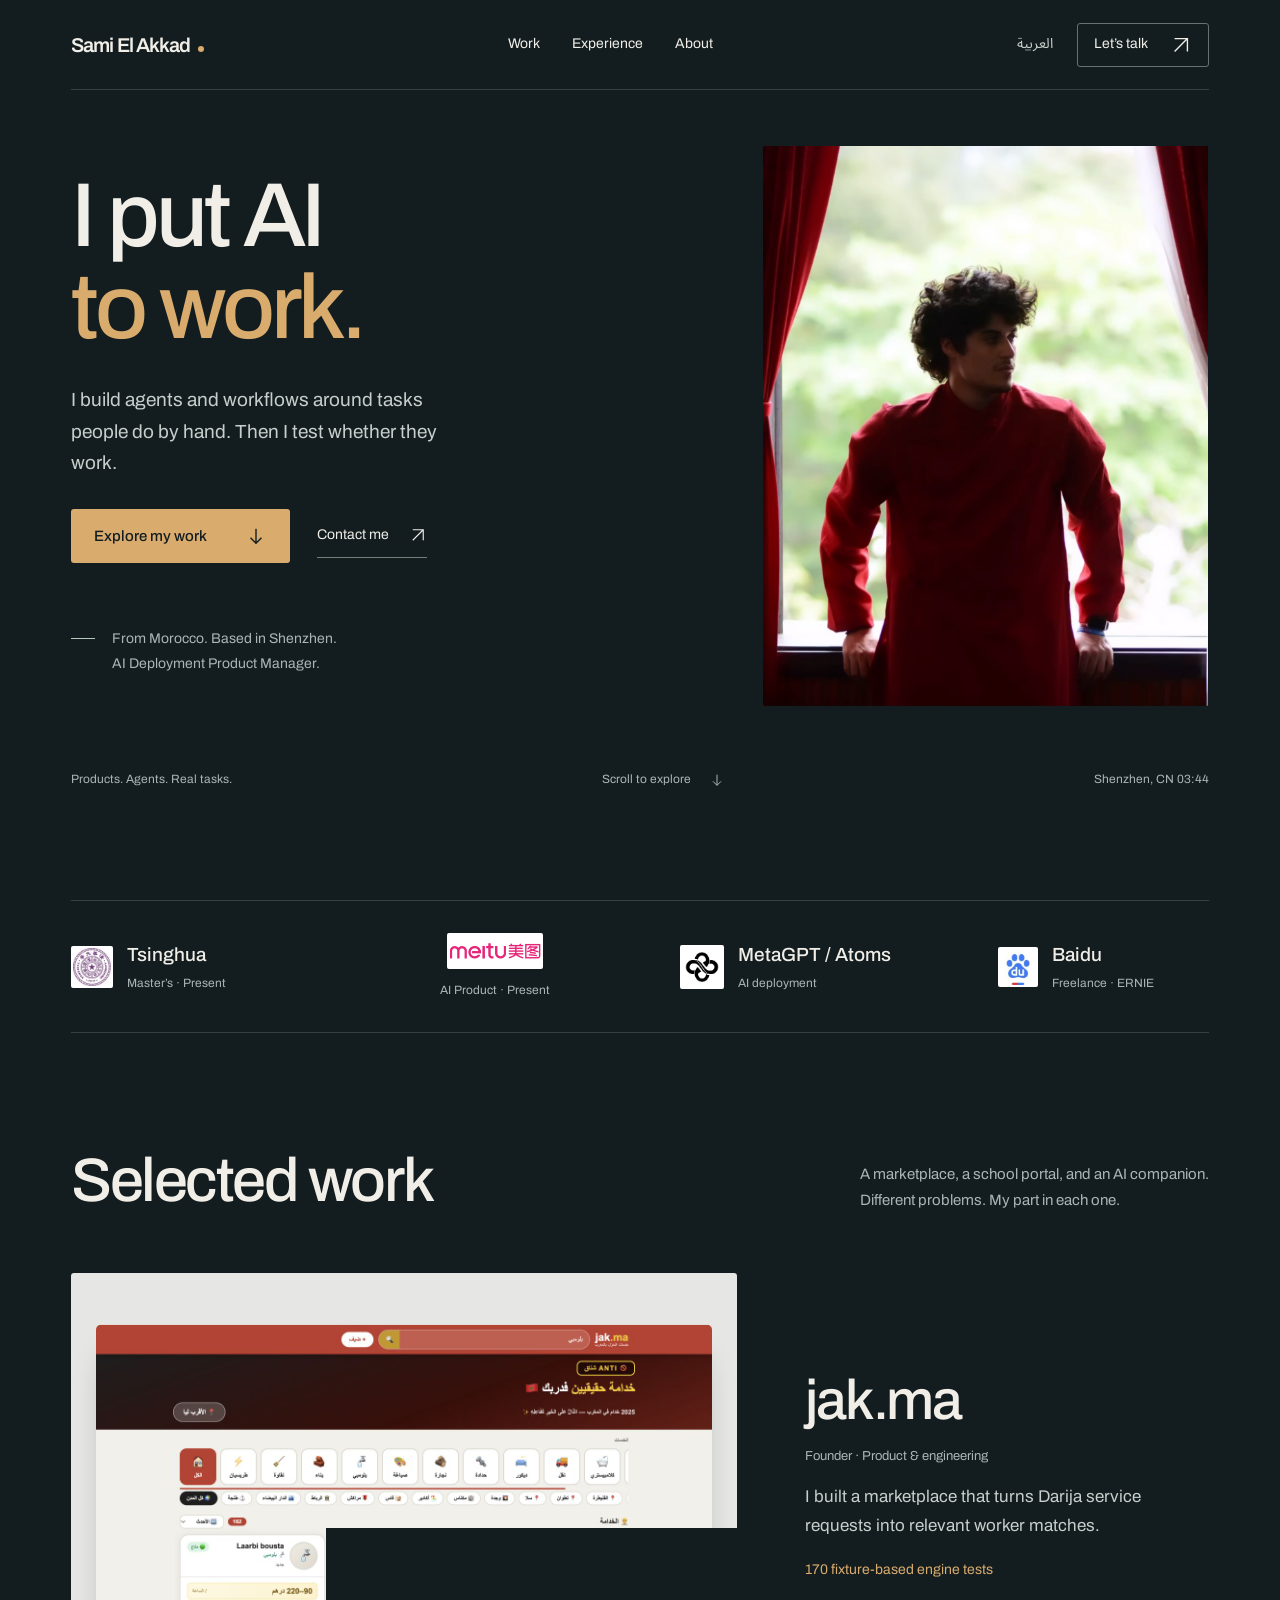
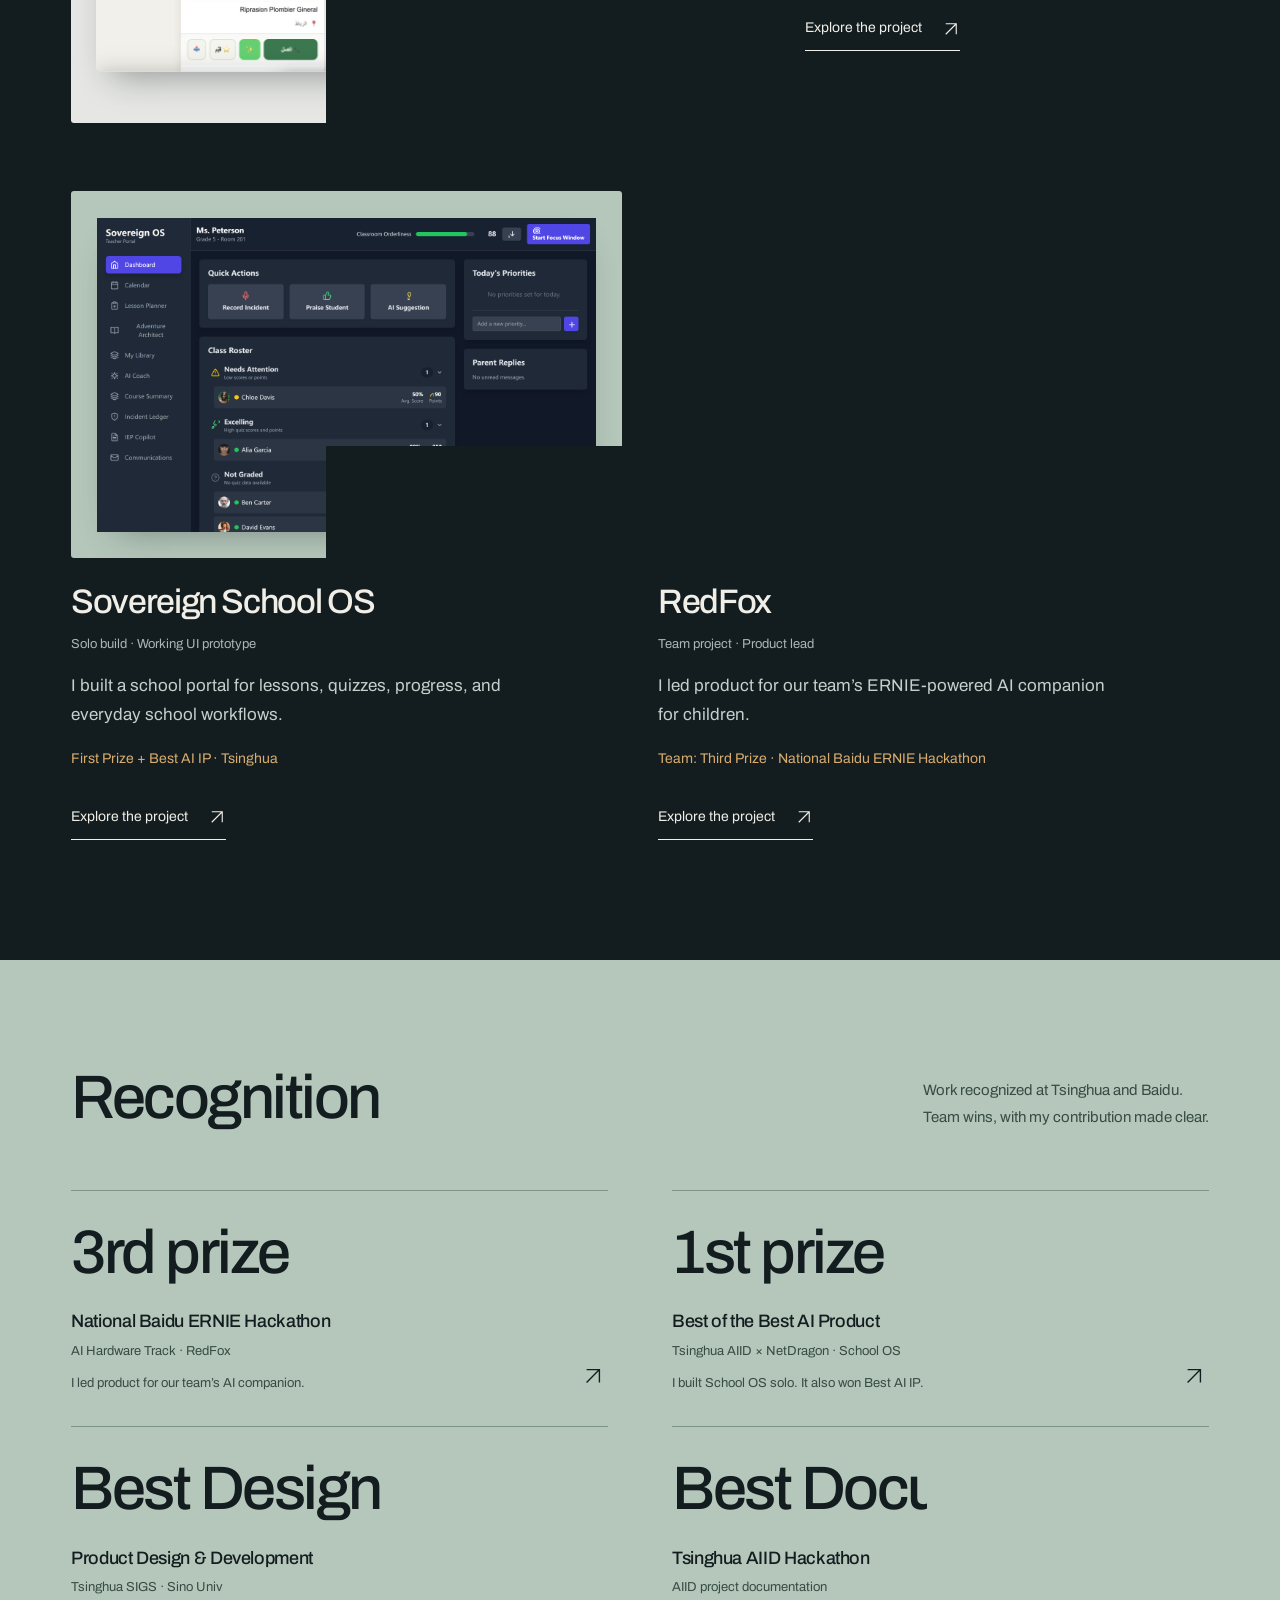
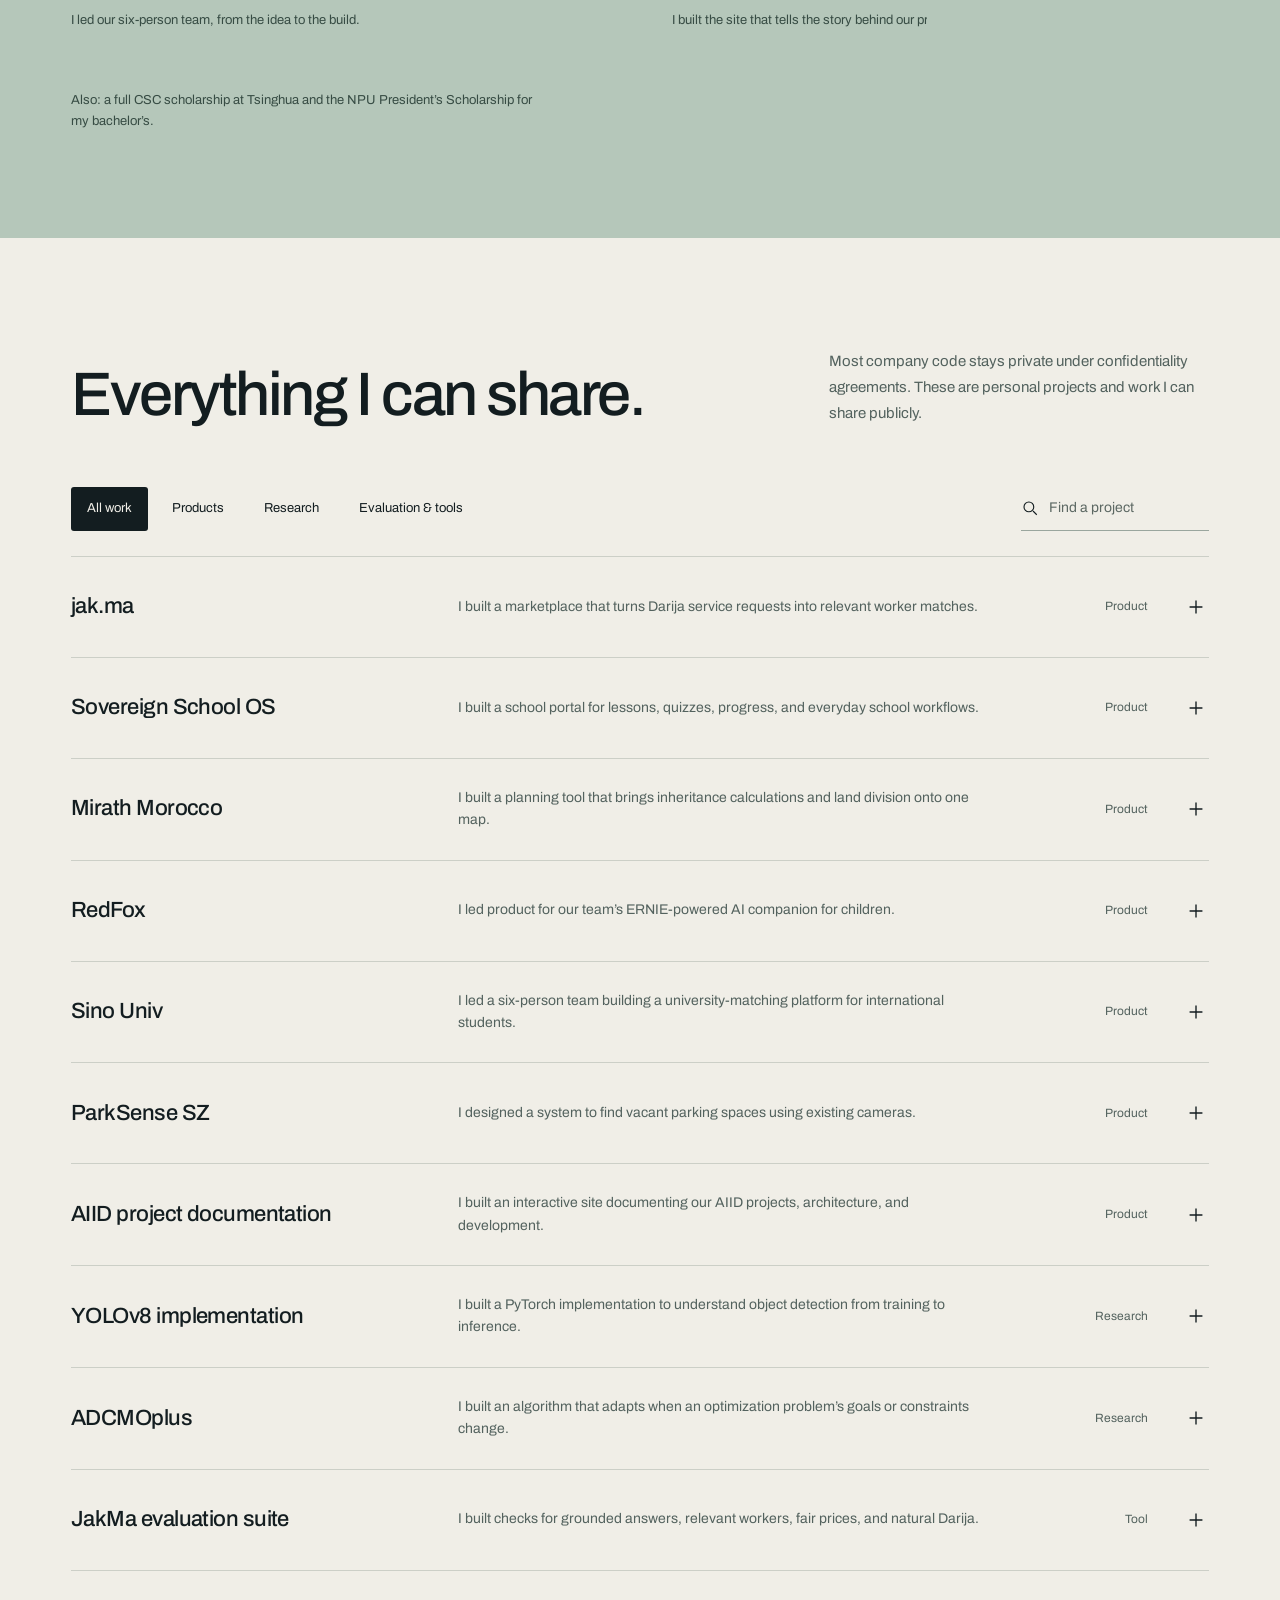
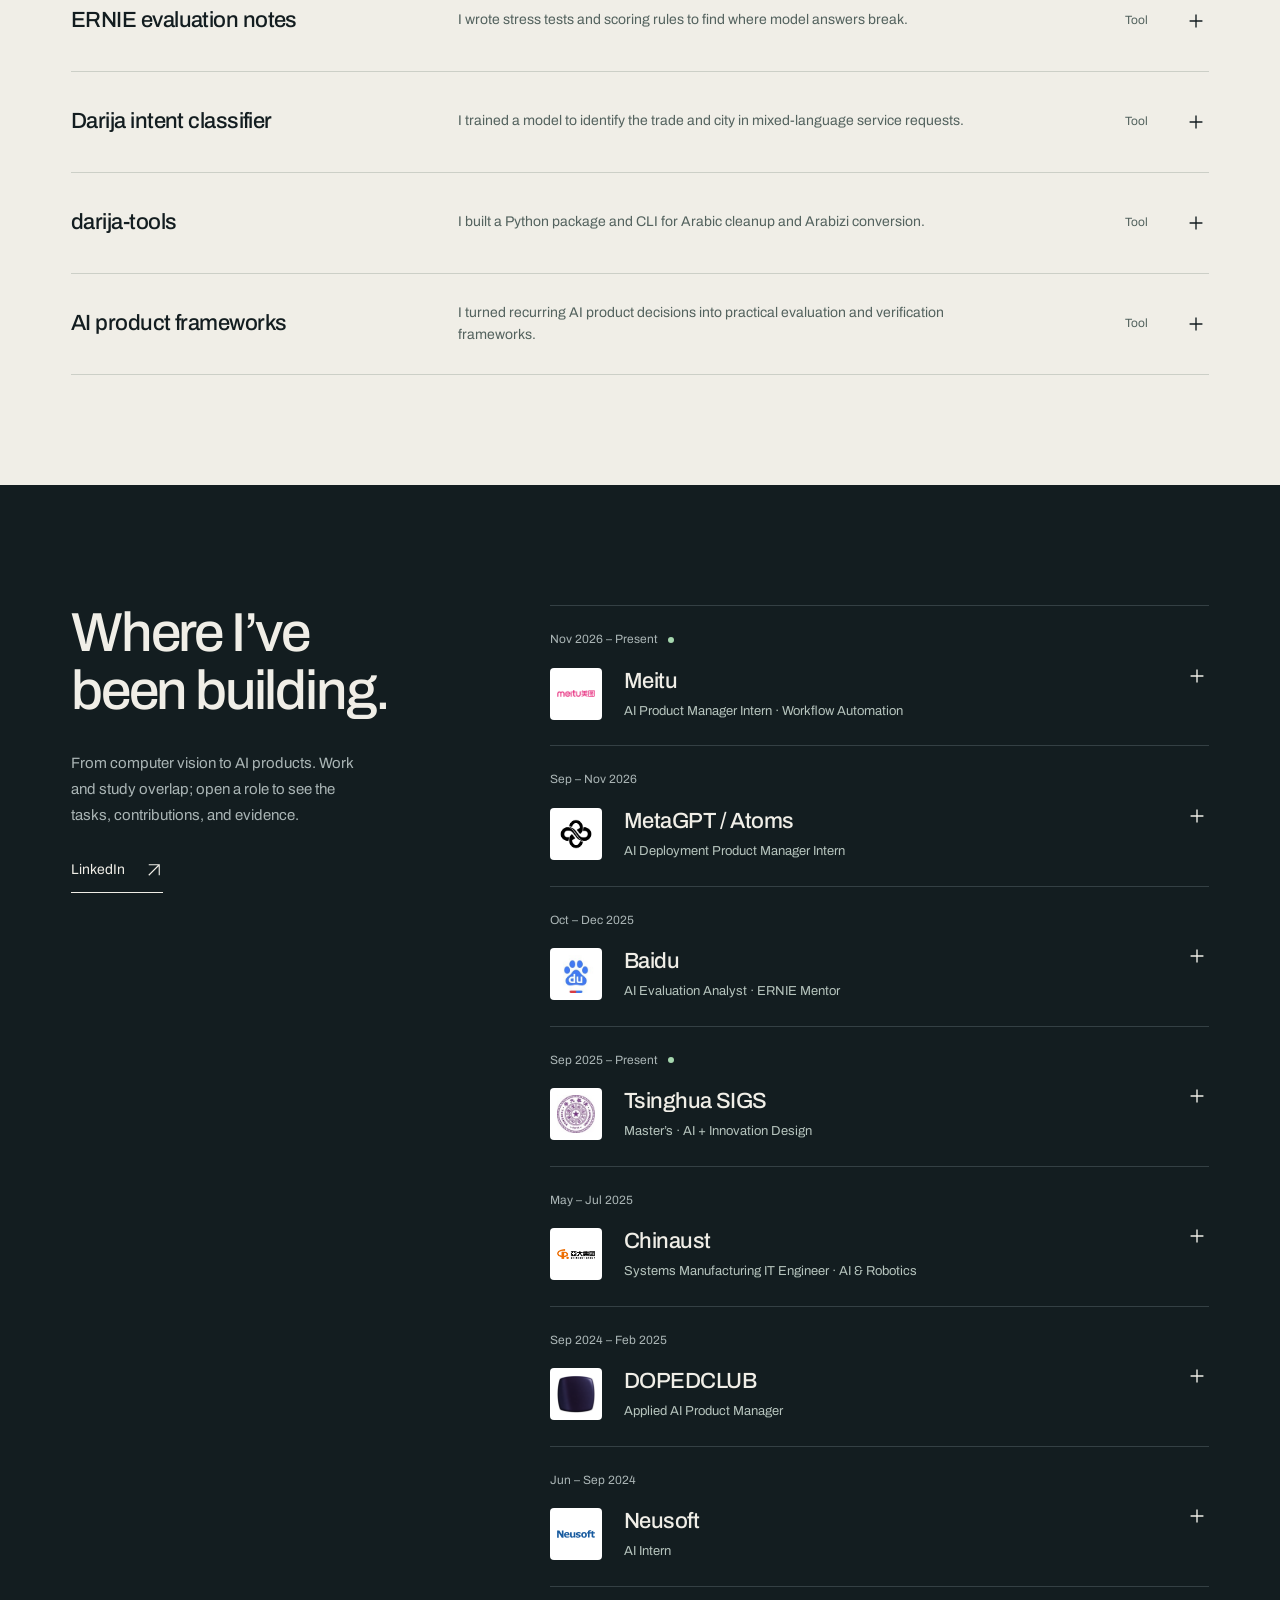
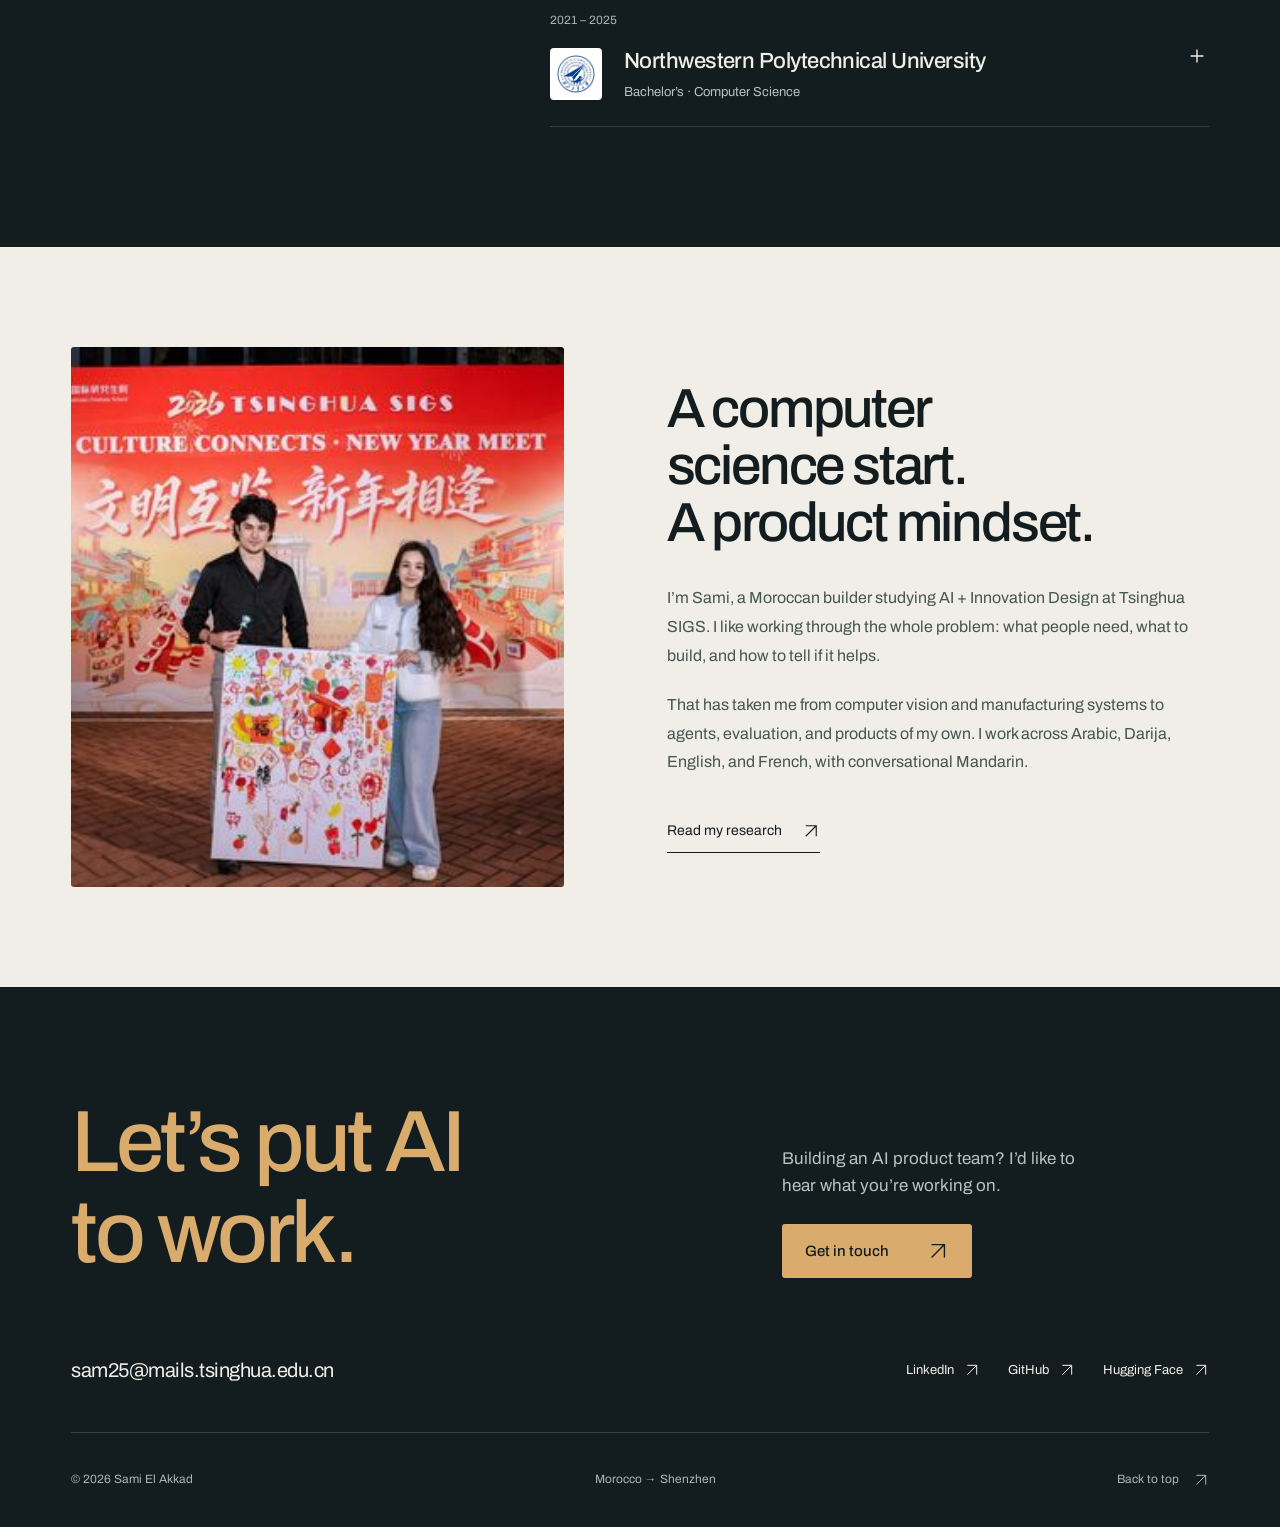
<file: index.html>
<!DOCTYPE html>

<html data-type="service" dir="ltr" lang="en"><head><meta charset="utf-8"/><meta content="width=device-width,initial-scale=1" name="viewport"/>
<title>Sami El Akkad — AI Deployment &amp; Product</title><meta content="I build AI agents, automate workflows, and test whether they work. Explore Sami El Akkad’s products, research, and work at Meitu, Atoms, and Baidu." name="description"/><meta content="#131d20" name="theme-color"/>
<meta content="service" name="page-type"/><meta content="other" name="site-kind"/><meta content="Sami El Akkad — I put AI to work" property="og:title"/><meta content="AI agents, workflow automation, and products you can explore." property="og:description"/><meta content="https://samielakkad.github.io/assets/cover.jpg" property="og:image"/><meta content="https://samielakkad.github.io/index.html" property="og:url"/><meta content="website" property="og:type"/>
<link href="https://samielakkad.github.io/" rel="canonical"/><link href="https://samielakkad.github.io/" hreflang="en" rel="alternate"/><link href="https://samielakkad.github.io/index.ar.html" hreflang="ar" rel="alternate"/>
<link href="assets/favicon.svg" rel="icon" type="image/svg+xml"/><link href="assets/portfolio.css" rel="stylesheet"/><link as="font" crossorigin="" href="assets/fonts/archivo-latin.woff2" rel="preload" type="font/woff2"/>
<script defer="" src="assets/portfolio.js"></script></head><body>
<a class="skip-link" href="#main">Skip to content</a>
<header class="site-nav"><div class="wrap nav-inner"><a class="nav-name" href="#top">Sami El Akkad<span aria-hidden="true" class="name-dot"></span></a><nav aria-label="Main navigation" class="nav-links"><a href="#work">Work</a><a href="#timeline">Experience</a><a href="#about">About</a></nav><div class="nav-end"><a class="language-link" href="index.ar.html" lang="ar">العربية</a><a class="nav-contact" href="#contact">Let’s talk <svg aria-hidden="true" fill="none" stroke="currentColor" stroke-width="1.5" viewbox="0 0 24 24"><path d="M5 19 19 5M5 5h14v14"></path></svg></a></div></div></header>
<main id="main">
<section class="hero" id="top"><div class="wrap hero-grid"><div class="hero-copy"><h1>I put AI<br/><span>to work.</span></h1><p class="hero-intro">I build agents and workflows around tasks people do by hand. Then I test whether they work.</p><div class="hero-actions"><a class="button primary" href="#work">Explore my work <svg aria-hidden="true" fill="none" stroke="currentColor" stroke-width="1.5" viewbox="0 0 24 24"><path d="M12 4v16m-6-6 6 6 6-6"></path></svg></a><a class="hero-contact text-link" href="mailto:sam25@mails.tsinghua.edu.cn">Contact me<svg aria-hidden="true" fill="none" stroke="currentColor" stroke-width="1.5" viewbox="0 0 24 24"><path d="M5 19 19 5M5 5h14v14"></path></svg></a></div><div class="hero-person"><span class="person-line"></span><p>From Morocco. Based in Shenzhen.<br/>AI Deployment Product Manager.</p></div></div><div class="hero-photo"><img alt="Sami El Akkad wearing a red Moroccan outfit" fetchpriority="high" height="2268" src="assets/portrait-editorial.jpg" width="1290"/></div><div class="hero-foot"><span>Products. Agents. Real tasks.</span><a href="#work">Scroll to explore <svg aria-hidden="true" fill="none" stroke="currentColor" stroke-width="1.5" viewbox="0 0 24 24"><path d="M12 4v16m-6-6 6 6 6-6"></path></svg></a><span>Shenzhen, CN <time id="shenzhen-clock"></time></span></div></div></section>
<div aria-label="Education and professional experience" class="affiliations wrap"><a href="#study-tsinghua"><img alt="" height="42" src="assets/logo-tsinghua.jpg" width="42"/><span>Tsinghua<small>Master’s · Present</small></span></a><a href="#role-meitu"><img alt="Meitu" height="36" src="assets/logo-meitu-cn.svg" width="96"/><small>AI Product · Present</small></a><a href="#role-atoms"><img alt="" height="44" src="assets/logo-metagpt.svg" width="44"/><span>MetaGPT / Atoms<small>AI deployment</small></span></a><a href="#role-baidu"><img alt="" height="40" src="assets/logo-baidu.jpg" width="40"/><span>Baidu<small>Freelance · ERNIE</small></span></a></div>
<section class="work-section" id="work"><div class="wrap"><div class="section-heading"><h2>Selected work</h2><p>A marketplace, a school portal, and an AI companion.<br/>Different problems. My part in each one.</p></div><div class="featured-grid"><article class="feature feature-main"><a class="feature-image" href="#project-jakma"><img alt="Live jak.ma search for plumbers, with worker matches and prices" height="750" loading="lazy" src="assets/jakma-search.jpg" width="1200"/><span class="image-open"><svg aria-hidden="true" fill="none" stroke="currentColor" stroke-width="1.5" viewbox="0 0 24 24"><path d="M5 19 19 5M5 5h14v14"></path></svg><span class="sr-only">Open project details</span></span></a><div class="feature-copy"><div class="feature-title"><h3><a href="#project-jakma">jak.ma</a></h3><span>Founder · Product &amp; engineering</span></div><p>I built a marketplace that turns Darija service requests into relevant worker matches.</p><p class="featured-proof">170 fixture-based engine tests</p><a class="text-link" href="#project-jakma">Explore the project <svg aria-hidden="true" fill="none" stroke="currentColor" stroke-width="1.5" viewbox="0 0 24 24"><path d="M5 19 19 5M5 5h14v14"></path></svg></a></div></article><article class="feature feature-school"><a class="feature-image" href="#project-sso"><img alt="Sovereign School OS" height="750" loading="lazy" src="assets/sso-dashboard.png" width="1200"/><span class="image-open"><svg aria-hidden="true" fill="none" stroke="currentColor" stroke-width="1.5" viewbox="0 0 24 24"><path d="M5 19 19 5M5 5h14v14"></path></svg><span class="sr-only">Open project details</span></span></a><div class="feature-copy"><div class="feature-title"><h3><a href="#project-sso">Sovereign School OS</a></h3><span>Solo build · Working UI prototype</span></div><p>I built a school portal for lessons, quizzes, progress, and everyday school workflows.</p><p class="featured-proof">First Prize + Best AI IP · Tsinghua</p><a class="text-link" href="#project-sso">Explore the project <svg aria-hidden="true" fill="none" stroke="currentColor" stroke-width="1.5" viewbox="0 0 24 24"><path d="M5 19 19 5M5 5h14v14"></path></svg></a></div></article><article class="feature feature-redfox"><a class="feature-image" href="#project-redfox"><img alt="RedFox" height="750" loading="lazy" src="assets/redfox.jpg" width="1200"/><span class="image-open"><svg aria-hidden="true" fill="none" stroke="currentColor" stroke-width="1.5" viewbox="0 0 24 24"><path d="M5 19 19 5M5 5h14v14"></path></svg><span class="sr-only">Open project details</span></span></a><div class="feature-copy"><div class="feature-title"><h3><a href="#project-redfox">RedFox</a></h3><span>Team project · Product lead</span></div><p>I led product for our team’s ERNIE-powered AI companion for children.</p><p class="featured-proof">Team: Third Prize · National Baidu ERNIE Hackathon</p><a class="text-link" href="#project-redfox">Explore the project <svg aria-hidden="true" fill="none" stroke="currentColor" stroke-width="1.5" viewbox="0 0 24 24"><path d="M5 19 19 5M5 5h14v14"></path></svg></a></div></article></div></div></section><section class="awards-section" id="awards"><div class="wrap"><div class="section-heading"><h2>Recognition</h2><p>Work recognized at Tsinghua and Baidu.<br/>Team wins, with my contribution made clear.</p></div><div class="awards-list"><a class="award" href="#project-redfox"><div class="award-number">3rd prize</div><div><h3>National Baidu ERNIE Hackathon</h3><p>AI Hardware Track · RedFox</p><p class="award-person">I led product for our team’s AI companion.</p></div><span class="award-arrow"><svg aria-hidden="true" fill="none" stroke="currentColor" stroke-width="1.5" viewbox="0 0 24 24"><path d="M5 19 19 5M5 5h14v14"></path></svg></span></a><a class="award" href="#project-sso"><div class="award-number">1st prize</div><div><h3>Best of the Best AI Product</h3><p>Tsinghua AIID × NetDragon · School OS</p><p class="award-person">I built School OS solo. It also won Best AI IP.</p></div><span class="award-arrow"><svg aria-hidden="true" fill="none" stroke="currentColor" stroke-width="1.5" viewbox="0 0 24 24"><path d="M5 19 19 5M5 5h14v14"></path></svg></span></a><a class="award" href="#project-sino-univ"><div class="award-number">Best Design</div><div><h3>Product Design &amp; Development</h3><p>Tsinghua SIGS · Sino Univ</p><p class="award-person">I led our six-person team, from the idea to the build.</p></div><span class="award-arrow"><svg aria-hidden="true" fill="none" stroke="currentColor" stroke-width="1.5" viewbox="0 0 24 24"><path d="M5 19 19 5M5 5h14v14"></path></svg></span></a><a class="award" href="#project-aiid-docs"><div class="award-number">Best Documentation</div><div><h3>Tsinghua AIID Hackathon</h3><p>AIID project documentation</p><p class="award-person">I built the site that tells the story behind our projects.</p></div><span class="award-arrow"><svg aria-hidden="true" fill="none" stroke="currentColor" stroke-width="1.5" viewbox="0 0 24 24"><path d="M5 19 19 5M5 5h14v14"></path></svg></span></a></div><p class="scholarship-note">Also: a full CSC scholarship at Tsinghua and the NPU President’s Scholarship for my bachelor’s.</p></div></section>
<section class="catalog-section" id="projects"><div class="wrap"><div class="section-heading"><h2>Everything I can share.</h2><p>Most company code stays private under confidentiality agreements. These are personal projects and work I can share publicly.</p></div><div class="catalog-toolbar" hidden=""><div aria-label="Filter projects" class="filters" role="group"><button aria-pressed="true" data-filter="all" type="button">All work</button><button aria-pressed="false" data-filter="products" type="button">Products</button><button aria-pressed="false" data-filter="research" type="button">Research</button><button aria-pressed="false" data-filter="tools" type="button">Evaluation &amp; tools</button></div><label class="search"><span class="sr-only">Search projects</span><svg aria-hidden="true" fill="none" stroke="currentColor" stroke-width="1.5" viewbox="0 0 24 24"><circle cx="10.5" cy="10.5" r="6.5"></circle><path d="m16 16 5 5"></path></svg><input id="project-search" placeholder="Find a project" type="search"/></label></div><p aria-live="polite" class="result-count sr-only" role="status"></p><div class="project-list"><article class="project-row" data-category="products" id="project-jakma"><details class="project-detail"><summary><span class="project-name"><h3>jak.ma</h3></span><span class="project-description">I built a marketplace that turns Darija service requests into relevant worker matches.</span><span class="project-kind">Product</span><span class="detail-icon"><svg aria-hidden="true" fill="none" stroke="currentColor" stroke-width="1.5" viewbox="0 0 24 24"><path d="M5 12h14m-7-7v14"></path></svg></span></summary><div class="project-expanded"><div class="project-intro"><p>Solo founder · Live product</p><a class="metric-link" href="https://github.com/Samielakkad/AI-LLM-Agents-JakMa-Engine#what-is-verifiable-here" rel="noopener noreferrer" target="_blank">170 fixture-based engine tests</a></div><div class="project-body"><div class="build-more-content"><h4 class="ownership-label">The task</h4><p class="build-detail">People need to describe a home-service problem in Darija and find relevant workers. I wanted to make that request-to-match flow work in a live product.</p><h4 class="ownership-label">What I built</h4><p class="build-detail">I founded the marketplace and built intent/city detection, worker retrieval, bounded tool calls, price checks, and fallbacks. I also built a separate evaluation suite to inspect the answers.</p><h4 class="ownership-label">Result</h4><p class="build-detail">jak.ma is live. The public engine includes 170 fixture-based tests, and the evaluation repo has 52 public query cases and 34 offline tests. The links let you use the product and inspect its public checks; production records stay private.</p><p class="build-stack" dir="ltr">Node.js / MongoDB / Retrieval / Tool calling</p></div><div class="project-links"><a class="text-link" href="https://www.jak.ma/" rel="noopener noreferrer" target="_blank">Visit jak.ma<svg aria-hidden="true" fill="none" stroke="currentColor" stroke-width="1.5" viewbox="0 0 24 24"><path d="M5 19 19 5M5 5h14v14"></path></svg></a><a class="text-link" href="https://github.com/Samielakkad/AI-LLM-Agents-JakMa-Engine" rel="noopener noreferrer" target="_blank">Public engine on GitHub<svg aria-hidden="true" fill="none" stroke="currentColor" stroke-width="1.5" viewbox="0 0 24 24"><path d="M5 19 19 5M5 5h14v14"></path></svg></a><a class="text-link" href="https://github.com/Samielakkad/AI-Product-JakMa-Case-Study" rel="noopener noreferrer" target="_blank">Read the case study<svg aria-hidden="true" fill="none" stroke="currentColor" stroke-width="1.5" viewbox="0 0 24 24"><path d="M5 19 19 5M5 5h14v14"></path></svg></a></div></div></div></details></article><article class="project-row" data-category="products" id="project-sso"><details class="project-detail"><summary><span class="project-name"><h3>Sovereign School OS</h3></span><span class="project-description">I built a school portal for lessons, quizzes, progress, and everyday school workflows.</span><span class="project-kind">Product</span><span class="detail-icon"><svg aria-hidden="true" fill="none" stroke="currentColor" stroke-width="1.5" viewbox="0 0 24 24"><path d="M5 12h14m-7-7v14"></path></svg></span></summary><div class="project-expanded"><div class="project-intro"><p>Solo build · Working UI prototype</p><a class="metric-link" href="https://github.com/Samielakkad/AI-EdTech-Sovereign-School-OS#what-works" rel="noopener noreferrer" target="_blank">3 portal roles in the public prototype</a></div><div class="project-body"><div class="build-more-content"><h4 class="ownership-label">My part</h4><ul class="contribution-list"><li>I built the teacher portal for lessons, rosters, incidents, and planning.</li><li>I built the student experience for quizzes, progress, and learning activities.</li><li>I built the admin workflows for approvals, communication, and support, with sample data and browser state for the demo.</li></ul><h4 class="ownership-label">Results &amp; evidence</h4><p class="build-detail">The original project won First Prize and Best AI IP at Tsinghua AIID. The linked demo lets you explore all three roles without an account. It uses sample data and browser storage; it is a working UI prototype, not a deployed school system.</p><p class="build-stack" dir="ltr">React / TypeScript / Role-based workflows</p></div><div class="project-links"><a class="text-link" href="https://samielakkad.github.io/AI-EdTech-Sovereign-School-OS/" rel="noopener noreferrer" target="_blank">Try the school portal<svg aria-hidden="true" fill="none" stroke="currentColor" stroke-width="1.5" viewbox="0 0 24 24"><path d="M5 19 19 5M5 5h14v14"></path></svg></a><a class="text-link" href="https://github.com/Samielakkad/AI-EdTech-Sovereign-School-OS" rel="noopener noreferrer" target="_blank">Explore the code<svg aria-hidden="true" fill="none" stroke="currentColor" stroke-width="1.5" viewbox="0 0 24 24"><path d="M5 19 19 5M5 5h14v14"></path></svg></a><a class="text-link" href="https://www.youtube.com/watch?v=GiT1a5auorA" rel="noopener noreferrer" target="_blank">Watch the demo<svg aria-hidden="true" fill="none" stroke="currentColor" stroke-width="1.5" viewbox="0 0 24 24"><path d="M5 19 19 5M5 5h14v14"></path></svg></a></div></div></div></details></article><article class="project-row" data-category="products" id="project-mirath"><details class="project-detail"><summary><span class="project-name"><h3>Mirath Morocco</h3></span><span class="project-description">I built a planning tool that brings inheritance calculations and land division onto one map.</span><span class="project-kind">Product</span><span class="detail-icon"><svg aria-hidden="true" fill="none" stroke="currentColor" stroke-width="1.5" viewbox="0 0 24 24"><path d="M5 12h14m-7-7v14"></path></svg></span></summary><div class="project-expanded"><div class="project-intro"><p>Personal project · Planning tool</p></div><div class="project-body"><div class="build-more-content"><h4 class="ownership-label">My part</h4><ul class="contribution-list"><li>I implemented inheritance-share calculations for family scenarios.</li><li>I connected land geometry to weighted parcel value and road-access constraints.</li><li>I built the map workflow and report exports so the calculation and proposed split can be reviewed together.</li></ul><h4 class="ownership-label">Results &amp; evidence</h4><p class="build-detail">The public repository contains the planning tool and implementation. It demonstrates the calculation and mapping workflow; I use it as a simulation tool, with complex parcels requiring professional review.</p><p class="build-stack" dir="ltr">React / TypeScript / Google Maps / Turf.js / Supabase</p></div><div class="project-links"><a class="text-link" href="https://github.com/Samielakkad/AI-LegalTech-Mirath-Morocco" rel="noopener noreferrer" target="_blank">Explore Mirath on GitHub<svg aria-hidden="true" fill="none" stroke="currentColor" stroke-width="1.5" viewbox="0 0 24 24"><path d="M5 19 19 5M5 5h14v14"></path></svg></a></div></div></div></details></article><article class="project-row" data-category="products" id="project-redfox"><details class="project-detail"><summary><span class="project-name"><h3>RedFox</h3></span><span class="project-description">I led product for our team’s ERNIE-powered AI companion for children.</span><span class="project-kind">Product</span><span class="detail-icon"><svg aria-hidden="true" fill="none" stroke="currentColor" stroke-width="1.5" viewbox="0 0 24 24"><path d="M5 12h14m-7-7v14"></path></svg></span></summary><div class="project-expanded"><div class="project-intro"><p>Team project · Product lead</p></div><div class="project-body"><div class="build-more-content"><h4 class="ownership-label">My part</h4><ul class="contribution-list"><li>I led the product work for the children’s audio companion.</li><li>I worked with the team on the interaction flow and the connection between ERNIE, the Jetson device, and edge/cloud processing.</li><li>We built and demonstrated the physical prototype together; the hardware result and award belong to the team.</li></ul><h4 class="ownership-label">Results &amp; evidence</h4><p class="build-detail">Our team won Third Prize in the national Baidu ERNIE hackathon’s AI Hardware Track. The video shows our physical prototype working, with the companion responding through the hardware.</p><p class="build-stack" dir="ltr">ERNIE / Jetson AGX Xavier / TensorRT</p></div><div class="project-links"><a class="text-link" href="https://www.youtube.com/watch?v=a1nKWAfaAKI" rel="noopener noreferrer" target="_blank">Watch RedFox work<svg aria-hidden="true" fill="none" stroke="currentColor" stroke-width="1.5" viewbox="0 0 24 24"><path d="M5 19 19 5M5 5h14v14"></path></svg></a></div></div></div></details></article><article class="project-row" data-category="products" id="project-sino-univ"><details class="project-detail"><summary><span class="project-name"><h3>Sino Univ</h3></span><span class="project-description">I led a six-person team building a university-matching platform for international students.</span><span class="project-kind">Product</span><span class="detail-icon"><svg aria-hidden="true" fill="none" stroke="currentColor" stroke-width="1.5" viewbox="0 0 24 24"><path d="M5 12h14m-7-7v14"></path></svg></span></summary><div class="project-expanded"><div class="project-intro"><p>Six-person team · Team lead</p></div><div class="project-body"><div class="build-more-content"><h4 class="ownership-label">My part</h4><ul class="contribution-list"><li>I proposed the idea and led the six-person team.</li><li>I defined the requirements for matching international students with universities.</li><li>I worked on both frontend and backend, connecting the matching flow to the product interface.</li></ul><h4 class="ownership-label">Results &amp; evidence</h4><p class="build-detail">We won Best Design in our Tsinghua Product Design &amp; Development course in December 2025. The project story shows the interface and explains my contribution. The source code is not public.</p><p class="build-stack" dir="ltr">Product requirements / University matching / Full-stack prototype</p></div><div class="project-links"><a class="text-link" href="project-notes.html#sino-univ">Read the project story<svg aria-hidden="true" fill="none" stroke="currentColor" stroke-width="1.5" viewbox="0 0 24 24"><path d="M5 19 19 5M5 5h14v14"></path></svg></a></div></div></div></details></article><article class="project-row" data-category="products" id="project-parksense"><details class="project-detail"><summary><span class="project-name"><h3>ParkSense SZ</h3></span><span class="project-description">I designed a system to find vacant parking spaces using existing cameras.</span><span class="project-kind">Product</span><span class="detail-icon"><svg aria-hidden="true" fill="none" stroke="currentColor" stroke-width="1.5" viewbox="0 0 24 24"><path d="M5 12h14m-7-7v14"></path></svg></span></summary><div class="project-expanded"><div class="project-intro"><p>System design · Product concept</p></div><div class="project-body"><div class="build-more-content"><h4 class="ownership-label">My part</h4><ul class="contribution-list"><li>I wrote the product specifications for identifying vacant parking spaces.</li><li>I designed the flow from existing camera feeds to vacancy information.</li><li>I prepared the system architecture and pitch for the proposed product.</li></ul><h4 class="ownership-label">Results &amp; evidence</h4><p class="build-detail">I produced the product specifications, architecture, and pitch. The linked design notes explain the proposed camera-to-availability workflow and the scope of this system-design project.</p><p class="build-stack" dir="ltr">Computer vision / System architecture / Product design</p></div><div class="project-links"><a class="text-link" href="project-notes.html#parksense">Read the design notes<svg aria-hidden="true" fill="none" stroke="currentColor" stroke-width="1.5" viewbox="0 0 24 24"><path d="M5 19 19 5M5 5h14v14"></path></svg></a></div></div></div></details></article><article class="project-row" data-category="products" id="project-aiid-docs"><details class="project-detail"><summary><span class="project-name"><h3>AIID project documentation</h3></span><span class="project-description">I built an interactive site documenting our AIID projects, architecture, and development.</span><span class="project-kind">Product</span><span class="detail-icon"><svg aria-hidden="true" fill="none" stroke="currentColor" stroke-width="1.5" viewbox="0 0 24 24"><path d="M5 12h14m-7-7v14"></path></svg></span></summary><div class="project-expanded"><div class="project-intro"><p>Documentation site · Team projects</p></div><div class="project-body"><div class="build-more-content"><h4 class="ownership-label">My part</h4><ul class="contribution-list"><li>I built the site navigation and project pages.</li><li>I organized architecture explanations, development journals, and a glossary.</li><li>I added the prompt playground. My product in the collection is School OS; the other products belong to my teammates.</li></ul><h4 class="ownership-label">Results &amp; evidence</h4><p class="build-detail">The site won Best Documentation. The public repository lets you inspect the site and how the project information is organized.</p><p class="build-stack" dir="ltr">React / TypeScript / Framer Motion / Technical documentation</p></div><div class="project-links"><a class="text-link" href="https://github.com/Samielakkad/AI-EdTech-AIID-Team-Docs" rel="noopener noreferrer" target="_blank">Explore the documentation site<svg aria-hidden="true" fill="none" stroke="currentColor" stroke-width="1.5" viewbox="0 0 24 24"><path d="M5 19 19 5M5 5h14v14"></path></svg></a></div></div></div></details></article><article class="project-row" data-category="research" id="project-yolo"><details class="project-detail"><summary><span class="project-name"><h3>YOLOv8 implementation</h3></span><span class="project-description">I built a PyTorch implementation to understand object detection from training to inference.</span><span class="project-kind">Research</span><span class="detail-icon"><svg aria-hidden="true" fill="none" stroke="currentColor" stroke-width="1.5" viewbox="0 0 24 24"><path d="M5 12h14m-7-7v14"></path></svg></span></summary><div class="project-expanded"><div class="project-intro"><p>Public implementation study</p><a class="metric-link" href="https://github.com/Samielakkad/AI-Computer-Vision-YOLOv8-Neusoft#run-the-public-checks" rel="noopener noreferrer" target="_blank">10 CPU architecture &amp; geometry tests</a></div><div class="project-body"><div class="build-more-content"><h4 class="ownership-label">My part</h4><ul class="contribution-list"><li>I implemented the backbone, feature aggregation, and detection head in PyTorch.</li><li>I built training, inference, data-loading, and evaluation entry points.</li><li>I added inspectable architecture and box-geometry checks around the implementation.</li></ul><h4 class="ownership-label">Results &amp; evidence</h4><p class="build-detail">The repo includes 10 runnable CPU tests for architecture, output shapes, and geometry, plus a saved inference example. Training data and weights stay outside the public study.</p><p class="build-stack" dir="ltr">PyTorch / C2f / PANet / DFL / VOC &amp; COCO</p></div><div class="project-links"><a class="text-link" href="https://github.com/Samielakkad/AI-Computer-Vision-YOLOv8-Neusoft" rel="noopener noreferrer" target="_blank">Explore the implementation<svg aria-hidden="true" fill="none" stroke="currentColor" stroke-width="1.5" viewbox="0 0 24 24"><path d="M5 19 19 5M5 5h14v14"></path></svg></a></div></div></div></details></article><article class="project-row" data-category="research" id="project-adcmo"><details class="project-detail"><summary><span class="project-name"><h3>ADCMOplus</h3></span><span class="project-description">I built an algorithm that adapts when an optimization problem’s goals or constraints change.</span><span class="project-kind">Research</span><span class="detail-icon"><svg aria-hidden="true" fill="none" stroke="currentColor" stroke-width="1.5" viewbox="0 0 24 24"><path d="M5 12h14m-7-7v14"></path></svg></span></summary><div class="project-expanded"><div class="project-intro"><p>Bachelor’s thesis · Research</p></div><div class="project-body"><div class="build-more-content"><h4 class="ownership-label">My part</h4><ul class="contribution-list"><li>I designed the detector and classifier for objective-only, constraint-only, and combined changes.</li><li>I implemented adaptive response selection using online learning.</li><li>I ran the MATLAB/PlatEMO experiments and wrote and defended the thesis.</li></ul><h4 class="ownership-label">Results &amp; evidence</h4><p class="build-detail">I defended the thesis in May 2025. The linked write-up and public overview explain the method and reported experiments. Full source and experimental data remain private, so the public page is an overview rather than a reproducible benchmark package.</p><p class="build-stack" dir="ltr">MATLAB / PlatEMO / Online learning / Evolutionary optimization</p></div><div class="project-links"><a class="text-link" href="thesis.html">Read the thesis write-up<svg aria-hidden="true" fill="none" stroke="currentColor" stroke-width="1.5" viewbox="0 0 24 24"><path d="M5 19 19 5M5 5h14v14"></path></svg></a><a class="text-link" href="https://github.com/Samielakkad/AI-Optimization-ADCMOplus-NWPU" rel="noopener noreferrer" target="_blank">Public research overview<svg aria-hidden="true" fill="none" stroke="currentColor" stroke-width="1.5" viewbox="0 0 24 24"><path d="M5 19 19 5M5 5h14v14"></path></svg></a></div></div></div></details></article><article class="project-row" data-category="tools" id="project-jakma-eval"><details class="project-detail"><summary><span class="project-name"><h3>JakMa evaluation suite</h3></span><span class="project-description">I built checks for grounded answers, relevant workers, fair prices, and natural Darija.</span><span class="project-kind">Tool</span><span class="detail-icon"><svg aria-hidden="true" fill="none" stroke="currentColor" stroke-width="1.5" viewbox="0 0 24 24"><path d="M5 12h14m-7-7v14"></path></svg></span></summary><div class="project-expanded"><div class="project-intro"><p>Public evaluation harness</p><a class="metric-link" href="https://github.com/Samielakkad/AI-LLM-Evaluation-JakMa" rel="noopener noreferrer" target="_blank">52 query cases · 34 offline tests</a></div><div class="project-body"><div class="build-more-content"><h4 class="ownership-label">My part</h4><ul class="contribution-list"><li>I defined the five-dimension scoring rubric and the public query cases.</li><li>I built JSON/SSE response parsing and candidate validation.</li><li>I implemented deterministic grounding checks and offline regression tests.</li></ul><h4 class="ownership-label">Results &amp; evidence</h4><p class="build-detail">The public suite contains 52 Darija/Arabizi cases and 34 offline tests. It makes parser and verifier behavior testable. Naturalness requires a human reviewer; the suite does not claim a current production-quality score.</p><p class="build-stack" dir="ltr">Python / JSON &amp; SSE / Grounding checks / Evaluation rubrics</p></div><div class="project-links"><a class="text-link" href="https://github.com/Samielakkad/AI-LLM-Evaluation-JakMa" rel="noopener noreferrer" target="_blank">Open the evaluation suite<svg aria-hidden="true" fill="none" stroke="currentColor" stroke-width="1.5" viewbox="0 0 24 24"><path d="M5 19 19 5M5 5h14v14"></path></svg></a></div></div></div></details></article><article class="project-row" data-category="tools" id="project-ernie-eval"><details class="project-detail"><summary><span class="project-name"><h3>ERNIE evaluation notes</h3></span><span class="project-description">I wrote stress tests and scoring rules to find where model answers break.</span><span class="project-kind">Tool</span><span class="detail-icon"><svg aria-hidden="true" fill="none" stroke="currentColor" stroke-width="1.5" viewbox="0 0 24 24"><path d="M5 12h14m-7-7v14"></path></svg></span></summary><div class="project-expanded"><div class="project-intro"><p>Sanitized public methodology</p><a class="metric-link" href="https://github.com/Samielakkad/AI-LLM-Evaluation-Baidu-ERNIE#what-i-did-in-the-program" rel="noopener noreferrer" target="_blank">5 evaluation dimensions · 4 task domains</a></div><div class="project-body"><div class="build-more-content"><h4 class="ownership-label">My part</h4><ul class="contribution-list"><li>I designed prompts across four domains and paired ordinary tasks with adversarial variants.</li><li>I defined five scoring dimensions and anchor examples for reviewers.</li><li>I documented failure patterns and calibration practices in the public methodology.</li></ul><h4 class="ownership-label">Results &amp; evidence</h4><p class="build-detail">I published a sanitized methodology covering factuality, reasoning, fluency, calibration, and safety. You can review the evaluation design; confidential Baidu material and internal model results are excluded.</p><p class="build-stack" dir="ltr">Adversarial prompts / Rubrics / Human review</p></div><div class="project-links"><a class="text-link" href="https://github.com/Samielakkad/AI-LLM-Evaluation-Baidu-ERNIE" rel="noopener noreferrer" target="_blank">Read the evaluation approach<svg aria-hidden="true" fill="none" stroke="currentColor" stroke-width="1.5" viewbox="0 0 24 24"><path d="M5 19 19 5M5 5h14v14"></path></svg></a></div></div></div></details></article><article class="project-row" data-category="tools" id="project-darija-classifier"><details class="project-detail"><summary><span class="project-name"><h3>Darija intent classifier</h3></span><span class="project-description">I trained a model to identify the trade and city in mixed-language service requests.</span><span class="project-kind">Tool</span><span class="detail-icon"><svg aria-hidden="true" fill="none" stroke="currentColor" stroke-width="1.5" viewbox="0 0 24 24"><path d="M5 12h14m-7-7v14"></path></svg></span></summary><div class="project-expanded"><div class="project-intro"><p>Personal NLP project</p><a class="metric-link" href="https://github.com/Samielakkad/AI-NLP-Darija-Classifier" rel="noopener noreferrer" target="_blank">12 trades · 15 cities · 3 confidence levels</a></div><div class="project-body"><div class="build-more-content"><h4 class="ownership-label">My part</h4><ul class="contribution-list"><li>I trained trade and city classification for mixed-language service requests.</li><li>I designed the high, medium, and low confidence paths for routing, clarification, and fallback.</li><li>I documented the 12-trade, 15-city schema and the model’s role in the marketplace flow.</li></ul><h4 class="ownership-label">Results &amp; evidence</h4><p class="build-detail">The public implementation covers 12 trades and 15 cities, with three explicit paths: route a confident request, ask for clarification, or fall back. The repository documents the model and routing behavior.</p><p class="build-stack" dir="ltr">XLM-R / Intent classification / Confidence routing</p></div><div class="project-links"><a class="text-link" href="https://github.com/Samielakkad/AI-NLP-Darija-Classifier" rel="noopener noreferrer" target="_blank">Explore the classifier<svg aria-hidden="true" fill="none" stroke="currentColor" stroke-width="1.5" viewbox="0 0 24 24"><path d="M5 19 19 5M5 5h14v14"></path></svg></a></div></div></div></details></article><article class="project-row" data-category="tools" id="project-darija-tools"><details class="project-detail"><summary><span class="project-name"><h3>darija-tools</h3></span><span class="project-description">I built a Python package and CLI for Arabic cleanup and Arabizi conversion.</span><span class="project-kind">Tool</span><span class="detail-icon"><svg aria-hidden="true" fill="none" stroke="currentColor" stroke-width="1.5" viewbox="0 0 24 24"><path d="M5 12h14m-7-7v14"></path></svg></span></summary><div class="project-expanded"><div class="project-intro"><p>Python package · CLI</p><a class="metric-link" href="https://github.com/Samielakkad/darija-tools/blob/v0.2.0/evaluation/report-v0.2.md" rel="noopener noreferrer" target="_blank">26/30 exact phrases on the v0.2 test set</a></div><div class="project-body"><div class="build-more-content"><h4 class="ownership-label">The task</h4><p class="build-detail">Arabizi spelling varies, and a character table alone cannot resolve every word. I wanted a small tool with inspectable rules and a result that could be checked.</p><h4 class="ownership-label">What I built</h4><p class="build-detail">I built text normalization, Arabizi conversion, loanword handling, a Python library, and a CLI. I versioned a 30-phrase set separately from the unit tests and published the evaluator and error report.</p><h4 class="ownership-label">Result</h4><p class="build-detail">The v0.2 report records 26/30 exact phrase matches (86.7%) and 61/66 exact whitespace-token matches (92.4%). This is a small, manually curated regression set. The four phrase errors remain visible, and the script can regenerate the report. The package is published on PyPI.</p><p class="build-stack" dir="ltr">Python / CLI / Normalization / Transliteration</p></div><div class="project-links"><a class="text-link" href="https://pypi.org/project/darija-tools/" rel="noopener noreferrer" target="_blank">Get the package<svg aria-hidden="true" fill="none" stroke="currentColor" stroke-width="1.5" viewbox="0 0 24 24"><path d="M5 19 19 5M5 5h14v14"></path></svg></a><a class="text-link" href="https://github.com/Samielakkad/darija-tools" rel="noopener noreferrer" target="_blank">Explore the code<svg aria-hidden="true" fill="none" stroke="currentColor" stroke-width="1.5" viewbox="0 0 24 24"><path d="M5 19 19 5M5 5h14v14"></path></svg></a><a class="text-link" href="https://github.com/Samielakkad/AI-NLP-Darija-Resources" rel="noopener noreferrer" target="_blank">Related NLP resources<svg aria-hidden="true" fill="none" stroke="currentColor" stroke-width="1.5" viewbox="0 0 24 24"><path d="M5 19 19 5M5 5h14v14"></path></svg></a></div></div></div></details></article><article class="project-row" data-category="tools" id="project-pm-frameworks"><details class="project-detail"><summary><span class="project-name"><h3>AI product frameworks</h3></span><span class="project-description">I turned recurring AI product decisions into practical evaluation and verification frameworks.</span><span class="project-kind">Tool</span><span class="detail-icon"><svg aria-hidden="true" fill="none" stroke="currentColor" stroke-width="1.5" viewbox="0 0 24 24"><path d="M5 12h14m-7-7v14"></path></svg></span></summary><div class="project-expanded"><div class="project-intro"><p>Practical methods · Public notes</p><a class="metric-link" href="https://github.com/Samielakkad/AI-Product-Management-Frameworks#whats-inside" rel="noopener noreferrer" target="_blank">5 published framework documents</a></div><div class="project-body"><div class="build-more-content"><h4 class="ownership-label">My part</h4><ul class="contribution-list"><li>I wrote the pricing taxonomy and multi-dimensional evaluation rubric.</li><li>I documented reviewer calibration and deterministic-verification principles.</li><li>I added the multimodal decision matrix and published all five documents.</li></ul><h4 class="ownership-label">Results &amp; evidence</h4><p class="build-detail">I published five practical documents. You can inspect the scoring criteria, calibration steps, and verification rules and use them to structure a product review.</p><p class="build-stack" dir="ltr">Pricing taxonomy / Calibration / Verification / Multimodal decisions</p></div><div class="project-links"><a class="text-link" href="https://github.com/Samielakkad/AI-Product-Management-Frameworks" rel="noopener noreferrer" target="_blank">Read the frameworks<svg aria-hidden="true" fill="none" stroke="currentColor" stroke-width="1.5" viewbox="0 0 24 24"><path d="M5 19 19 5M5 5h14v14"></path></svg></a></div></div></div></details></article></div><p class="empty-state" hidden="">No projects match. Try another word or choose All work.</p></div></section>

<section class="career-section" id="timeline"><div class="wrap career-layout"><div class="career-heading-block"><h2>Where I’ve been building.</h2><p>From computer vision to AI products. Work and study overlap; open a role to see the tasks, contributions, and evidence.</p><a class="text-link" href="https://www.linkedin.com/in/samielakkad" rel="noopener noreferrer" target="_blank">LinkedIn <svg aria-hidden="true" fill="none" stroke="currentColor" stroke-width="1.5" viewbox="0 0 24 24"><path d="M5 19 19 5M5 5h14v14"></path></svg></a></div><div class="career-list"><article class="career-row" id="role-meitu"><details><summary><span class="career-date">Nov 2026 – Present<span class="current-dot"></span></span><span class="company-mark"><img alt="" class="company-logo" height="48" loading="lazy" src="assets/logo-meitu-cn.svg" width="140"/></span><span class="career-title"><strong>Meitu</strong><span>AI Product Manager Intern · Workflow Automation</span></span><span class="detail-icon"><svg aria-hidden="true" fill="none" stroke="currentColor" stroke-width="1.5" viewbox="0 0 24 24"><path d="M5 12h14m-7-7v14"></path></svg></span></summary><div class="career-expanded"><p class="career-lead">I work on AI task evaluation, prompt improvements, quality checks, and human-review workflows.</p><p class="career-output">Initial audit, 3 Nov: <strong>241 test strings</strong> and <strong>6 review items</strong> inspected.</p><dl class="ownership-detail"><div><dt>What I worked on</dt><dd><ul class="contribution-list"><li><strong>Baseline audit.</strong> I inspected 241 English–Arabic UI strings and six pending review items, keeping the original outputs unchanged for comparison.</li><li><strong>Structural checks.</strong> I checked missing or empty values, placeholders, and repeated source strings. All 241 source/target keys matched; nine placeholder occurrences across eight strings preserved their structure.</li><li><strong>Prompt and context work.</strong> I drafted prompt revisions and wording candidates, then separated terminology decisions and missing product context for human review.</li><li><strong>Controlled evaluation.</strong> I designed the next comparison around a frozen baseline, prompt/context variants, blind review, and measures for quality, reviewer time, cost, and latency.</li></ul></dd></div><div><dt>What I delivered</dt><dd>I completed a baseline quality audit and prepared prompt revisions and a controlled evaluation plan. At the 3 November audit, model experiments were the next planned step.</dd></div><div><dt>What I can show</dt><dd>The audit and company workflow materials stay private under confidentiality agreements.</dd></div></dl><div class="path-links"><a href="https://www.linkedin.com/company/meitu/" rel="noopener noreferrer" target="_blank">LinkedIn</a></div></div></details></article><article class="career-row" id="role-atoms"><details><summary><span class="career-date">Sep – Nov 2026</span><span class="company-mark"><img alt="" class="company-logo" height="48" loading="lazy" src="assets/logo-metagpt.svg" width="140"/></span><span class="career-title"><strong>MetaGPT / Atoms</strong><span>AI Deployment Product Manager Intern</span></span><span class="detail-icon"><svg aria-hidden="true" fill="none" stroke="currentColor" stroke-width="1.5" viewbox="0 0 24 24"><path d="M5 12h14m-7-7v14"></path></svg></span></summary><div class="career-expanded"><p class="career-lead">I worked across Docs &amp; Sheets, domains, website-to-app flows, Shopify, Remix, and product research.</p><p class="career-output">Nov 1 handover: <strong>7 product topics</strong>, <strong>5 recorded demos</strong>, and <strong>5 interview records</strong>.</p><dl class="ownership-detail"><div><dt>What I worked on</dt><dd><ul class="contribution-list"><li><strong>Docs &amp; Sheets.</strong> The task was to make document and spreadsheet editing concrete for the agent workflow. I defined creation, editing, confirmation, and error states, then built runnable prototypes and recorded walkthroughs for engineering handoff.</li><li><strong>Domains &amp; website-to-app.</strong> I designed domain connection and primary-domain states, then built mobile previews, configuration screens, and a simulated app-build flow.</li><li><strong>Shopify &amp; Remix.</strong> I wrote the Shopify connection requirements and clickable prototype. For Remix, I designed three scenarios: my own content, the same workspace, and another account.</li><li><strong>Other product proposals.</strong> I worked on Adrian and Add to Home Screen, and prepared product research and interaction proposals alongside the core workflow projects.</li><li><strong>Testing &amp; user research.</strong> I ran hands-on competitor and destructive-database tests, documented failure cases, and turned user interviews into requirements.</li></ul></dd></div><div><dt>What I delivered</dt><dd>I handed over requirements, runnable prototype source, screenshots, walkthrough videos, and interview findings for the next engineering steps.</dd></div><div><dt>What I can show</dt><dd>Company source, internal demos, and customer interview records stay private. The Atoms link shows the platform I contributed to.</dd></div></dl><div class="path-links"><a href="https://www.linkedin.com/company/metagpt/" rel="noopener noreferrer" target="_blank">LinkedIn</a><a href="https://www.linkedin.com/showcase/atoms-dev/" rel="noopener noreferrer" target="_blank">Atoms</a></div></div></details></article><article class="career-row" id="role-baidu"><details><summary><span class="career-date">Oct – Dec 2025</span><span class="company-mark"><img alt="" class="company-logo" height="48" loading="lazy" src="assets/logo-baidu.jpg" width="140"/></span><span class="career-title"><strong>Baidu</strong><span>AI Evaluation Analyst · ERNIE Mentor</span></span><span class="detail-icon"><svg aria-hidden="true" fill="none" stroke="currentColor" stroke-width="1.5" viewbox="0 0 24 24"><path d="M5 12h14m-7-7v14"></path></svg></span></summary><div class="career-expanded"><p class="career-lead">I designed ERNIE evaluations, calibrated scoring, reported model failures, and led product work on RedFox.</p><p class="career-output"><strong>4 task domains</strong>, <strong>5 scoring dimensions</strong>; RedFox team won <strong>3rd prize</strong>.</p><dl class="ownership-detail"><div><dt>What I worked on</dt><dd><ul class="contribution-list"><li><strong>Task coverage.</strong> I designed prompts across financial reasoning, business writing, educational content, and industrial classification.</li><li><strong>Scoring &amp; calibration.</strong> I worked with five dimensions: factuality, reasoning, fluency, calibration, and safety, with scoring anchors to make reviewer judgments more consistent.</li><li><strong>Failure analysis.</strong> I used adversarial pairs, multi-turn checks, and format-pressure prompts to surface failure patterns and write concrete model feedback.</li><li><strong>RedFox hardware.</strong> Separately, I led product work for our ERNIE-powered audio companion. Our team won Third Prize in the national hackathon’s AI Hardware Track.</li></ul></dd></div><div><dt>What I delivered</dt><dd>I produced structured model feedback. Our RedFox team built an ERNIE-powered companion and won Third Prize in the national hackathon’s AI Hardware Track. The award is a team result.</dd></div><div><dt>What I can show</dt><dd>My public evaluation notes explain the method without confidential Baidu results. The RedFox video shows the hardware project in action.</dd></div></dl><div class="path-links"><a href="https://www.linkedin.com/company/baidu-inc/" rel="noopener noreferrer" target="_blank">LinkedIn</a><a href="https://www.youtube.com/watch?v=a1nKWAfaAKI" rel="noopener noreferrer" target="_blank">RedFox demo</a><a href="#project-ernie-eval">ERNIE evaluation</a></div></div></details></article><article class="career-row" id="study-tsinghua"><details><summary><span class="career-date">Sep 2025 – Present<span class="current-dot"></span></span><span class="company-mark"><img alt="" class="company-logo" height="48" loading="lazy" src="assets/logo-tsinghua.jpg" width="48"/></span><span class="career-title"><strong>Tsinghua SIGS</strong><span>Master’s · AI + Innovation Design</span></span><span class="detail-icon"><svg aria-hidden="true" fill="none" stroke="currentColor" stroke-width="1.5" viewbox="0 0 24 24"><path d="M5 12h14m-7-7v14"></path></svg></span></summary><div class="career-expanded"><p class="career-lead">I built School OS solo and led the six-person Sino Univ team alongside my master’s.</p><p class="career-output"><strong>Output:</strong> First Prize + Best AI IP; Best Design; Best Documentation.</p><dl class="ownership-detail"><div><dt>My part</dt><dd>I built the School OS portal myself. For Sino Univ, I led the team, defined the requirements, and worked on the frontend and backend. I also built the AIID documentation site.</dd></div><div><dt>What I delivered</dt><dd>School OS won First Prize and Best AI IP in the AIID Yearly Competition. Sino Univ won the course’s Best Design award, and our documentation site won Best Documentation.</dd></div><div><dt>What I can show</dt><dd>You can try the School OS interface prototype and inspect its public code. I’m studying Electronic Information, AI + Innovation Design, on a CSC scholarship; expected graduation is June 2027.</dd></div></dl><div class="path-links"><a href="https://www.youtube.com/watch?v=GiT1a5auorA" rel="noopener noreferrer" target="_blank">School OS demo</a><a href="#project-sso">School OS project</a><a href="#project-aiid-docs">Project docs</a><a href="https://www.instagram.com/p/DU5inihEmE0/" rel="noopener noreferrer" target="_blank">My Tsinghua story</a></div></div></details></article><article class="career-row" id="role-chinaust"><details><summary><span class="career-date">May – Jul 2025</span><span class="company-mark"><img alt="" class="company-logo" height="48" loading="lazy" src="assets/logo-chinaust.svg" width="140"/></span><span class="career-title"><strong>Chinaust</strong><span>Systems Manufacturing IT Engineer · AI &amp; Robotics</span></span><span class="detail-icon"><svg aria-hidden="true" fill="none" stroke="currentColor" stroke-width="1.5" viewbox="0 0 24 24"><path d="M5 12h14m-7-7v14"></path></svg></span></summary><div class="career-expanded"><p class="career-lead">I worked on predictive-maintenance data, digital-twin simulations, systems integration, and Morocco market-entry research.</p><p class="career-output">Engineering contributions plus a written Morocco expansion feasibility study.</p><dl class="ownership-detail"><div><dt>What I worked on</dt><dd><ul class="contribution-list"><li><strong>Maintenance data.</strong> I contributed to sensor-data pipelines used for predictive-maintenance work.</li><li><strong>Simulation.</strong> I helped with digital-twin simulations of manufacturing equipment.</li><li><strong>Systems integration.</strong> I contributed to connecting manufacturing systems and their data flows.</li><li><strong>Morocco feasibility study.</strong> I researched expansion into Morocco and wrote the feasibility study, alongside the manufacturing IT work.</li></ul></dd></div><div><dt>What I delivered</dt><dd>I contributed to the data-processing and simulation work and delivered a written feasibility study for expansion into Morocco.</dd></div><div><dt>What I can show</dt><dd>Factory data, internal systems, and the company study stay private. The link below is Chinaust’s official website.</dd></div></dl><div class="path-links"><a href="https://www.chinaust.com/" rel="noopener noreferrer" target="_blank">Company website</a></div></div></details></article><article class="career-row" id="role-dopedclub"><details><summary><span class="career-date">Sep 2024 – Feb 2025</span><span class="company-mark"><img alt="" class="company-logo" height="48" loading="lazy" src="assets/logo-dopedclub.svg" width="140"/></span><span class="career-title"><strong>DOPEDCLUB</strong><span>Applied AI Product Manager</span></span><span class="detail-icon"><svg aria-hidden="true" fill="none" stroke="currentColor" stroke-width="1.5" viewbox="0 0 24 24"><path d="M5 12h14m-7-7v14"></path></svg></span></summary><div class="career-expanded"><p class="career-lead">I worked on creative-brief evaluation, reusable prompt workflows, and review cycles with designers.</p><p class="career-output">Reusable prompts, explicit visual-quality criteria, and a generation-to-revision workflow.</p><dl class="ownership-detail"><div><dt>What I worked on</dt><dd><ul class="contribution-list"><li><strong>Brief → review criteria.</strong> I turned creative briefs into explicit checks for whether an AI-generated visual met the request.</li><li><strong>Reusable prompts.</strong> I built prompt patterns and generation workflows for recurring briefs.</li><li><strong>Designer review.</strong> I worked with designers through generation, review, and revision, using their feedback to refine the workflow.</li></ul></dd></div><div><dt>What I delivered</dt><dd>I turned recurring briefs into reusable prompts and a generation, review, and revision workflow, with explicit quality checks tied to the brief.</dd></div><div><dt>What I can show</dt><dd>I share general evaluation frameworks publicly. Client briefs, assets, and agency work remain private.</dd></div></dl><div class="path-links"><a href="https://www.linkedin.com/company/dopedclubagency/" rel="noopener noreferrer" target="_blank">LinkedIn</a><a href="#project-pm-frameworks">Evaluation framework</a></div></div></details></article><article class="career-row" id="role-neusoft"><details><summary><span class="career-date">Jun – Sep 2024</span><span class="company-mark"><img alt="" class="company-logo" height="48" loading="lazy" src="assets/logo-neusoft.svg" width="140"/></span><span class="career-title"><strong>Neusoft</strong><span>AI Intern</span></span><span class="detail-icon"><svg aria-hidden="true" fill="none" stroke="currentColor" stroke-width="1.5" viewbox="0 0 24 24"><path d="M5 12h14m-7-7v14"></path></svg></span></summary><div class="career-expanded"><p class="career-lead">I worked on detection and segmentation, data preparation, model training, and evaluation tooling.</p><p class="career-output">Public YOLOv8 study: <strong>10 CPU tests</strong> covering architecture and geometry.</p><dl class="ownership-detail"><div><dt>What I worked on</dt><dd><ul class="contribution-list"><li><strong>Data &amp; training.</strong> I built and improved data-preparation and training pipelines for road-object detection and segmentation work.</li><li><strong>Model implementation.</strong> I implemented the YOLOv8 backbone, feature aggregation, and detection head in PyTorch as a readable study.</li><li><strong>Inference &amp; evaluation.</strong> I worked on inference and VOC/COCO-style evaluation tools, and helped evaluate segmentation and identity-verification use cases.</li><li><strong>Inspectable checks.</strong> The public repository includes 10 CPU tests for network output shapes, finite values, and box/anchor geometry.</li></ul></dd></div><div><dt>What I delivered</dt><dd>The public study includes 10 CPU tests for model output shapes and box/anchor geometry. You can run them to check the architecture and geometry code.</dd></div><div><dt>What I can show</dt><dd>The linked repository contains the implementation and runnable checks. Company datasets, trained weights, and experiment logs are not included.</dd></div></dl><div class="path-links"><a href="https://www.linkedin.com/company/neusoft/" rel="noopener noreferrer" target="_blank">LinkedIn</a><a href="#project-yolo">YOLOv8 project</a></div></div></details></article><article class="career-row" id="study-npu"><details><summary><span class="career-date">2021 – 2025</span><span class="company-mark"><img alt="" class="company-logo" height="48" loading="lazy" src="assets/logo-nwpu.png" width="48"/></span><span class="career-title"><strong>Northwestern Polytechnical University</strong><span>Bachelor’s · Computer Science</span></span><span class="detail-icon"><svg aria-hidden="true" fill="none" stroke="currentColor" stroke-width="1.5" viewbox="0 0 24 24"><path d="M5 12h14m-7-7v14"></path></svg></span></summary><div class="career-expanded"><p class="career-lead">I designed and implemented ADCMOplus for optimization problems with changing goals and constraints.</p><p class="career-output"><strong>Output:</strong> Algorithm implementation, experiments, and a defended thesis.</p><dl class="ownership-detail"><div><dt>My part</dt><dd>I designed the change-detection and adaptive-response approach, implemented the algorithm, and ran comparative experiments for my bachelor’s thesis.</dd></div><div><dt>What I delivered</dt><dd>I defended the thesis in May 2025. The write-up explains the method and reports my experiments; the full experimental data is private.</dd></div><div><dt>What I can show</dt><dd>The thesis write-up and public research overview are linked below. I studied Computer Science on the NPU President’s Scholarship, 2021–2025.</dd></div></dl><div class="path-links"><a href="thesis.html">Read my thesis write-up</a><a href="https://github.com/Samielakkad/AI-Optimization-ADCMOplus-NWPU" rel="noopener noreferrer" target="_blank">ADCMOplus overview</a></div></div></details></article></div></div></section>
<section class="about-section" id="about"><div class="wrap about-grid"><div class="about-photo"><img alt="Sami at a Tsinghua event" height="900" loading="lazy" src="assets/tsinghua-event.jpg" width="1000"/></div><div class="about-copy"><h2>A computer science start.<br/>A product mindset.</h2><p>I’m Sami, a Moroccan builder studying AI + Innovation Design at Tsinghua SIGS. I like working through the whole problem: what people need, what to build, and how to tell if it helps.</p><p>That has taken me from computer vision and manufacturing systems to agents, evaluation, and products of my own. I work across Arabic, Darija, English, and French, with conversational Mandarin.</p><a class="text-link" href="thesis.html">Read my research <svg aria-hidden="true" fill="none" stroke="currentColor" stroke-width="1.5" viewbox="0 0 24 24"><path d="M5 19 19 5M5 5h14v14"></path></svg></a></div></div></section>
</main><footer class="contact-section" id="contact"><div class="wrap"><div class="contact-top"><h2>Let’s put AI<br/>to work.</h2><div><p>Building an AI product team? I’d like to hear what you’re working on.</p><a class="button primary" href="mailto:sam25@mails.tsinghua.edu.cn">Get in touch <svg aria-hidden="true" fill="none" stroke="currentColor" stroke-width="1.5" viewbox="0 0 24 24"><path d="M5 19 19 5M5 5h14v14"></path></svg></a></div></div><div class="contact-bottom"><a class="email-link" href="mailto:sam25@mails.tsinghua.edu.cn">sam25@mails.tsinghua.edu.cn</a><div class="social-links"><a href="https://www.linkedin.com/in/samielakkad" rel="noopener noreferrer" target="_blank">LinkedIn <svg aria-hidden="true" fill="none" stroke="currentColor" stroke-width="1.5" viewbox="0 0 24 24"><path d="M5 19 19 5M5 5h14v14"></path></svg></a><a href="https://github.com/Samielakkad" rel="noopener noreferrer" target="_blank">GitHub <svg aria-hidden="true" fill="none" stroke="currentColor" stroke-width="1.5" viewbox="0 0 24 24"><path d="M5 19 19 5M5 5h14v14"></path></svg></a><a href="https://huggingface.co/samielakkad1" rel="noopener noreferrer" target="_blank">Hugging Face <svg aria-hidden="true" fill="none" stroke="currentColor" stroke-width="1.5" viewbox="0 0 24 24"><path d="M5 19 19 5M5 5h14v14"></path></svg></a></div></div><div class="footer-line"><span>© 2026 Sami El Akkad</span><span>Morocco → Shenzhen</span><a href="#top">Back to top <svg aria-hidden="true" fill="none" stroke="currentColor" stroke-width="1.5" viewbox="0 0 24 24"><path d="M5 19 19 5M5 5h14v14"></path></svg></a></div></div></footer>
</body></html>
</file>
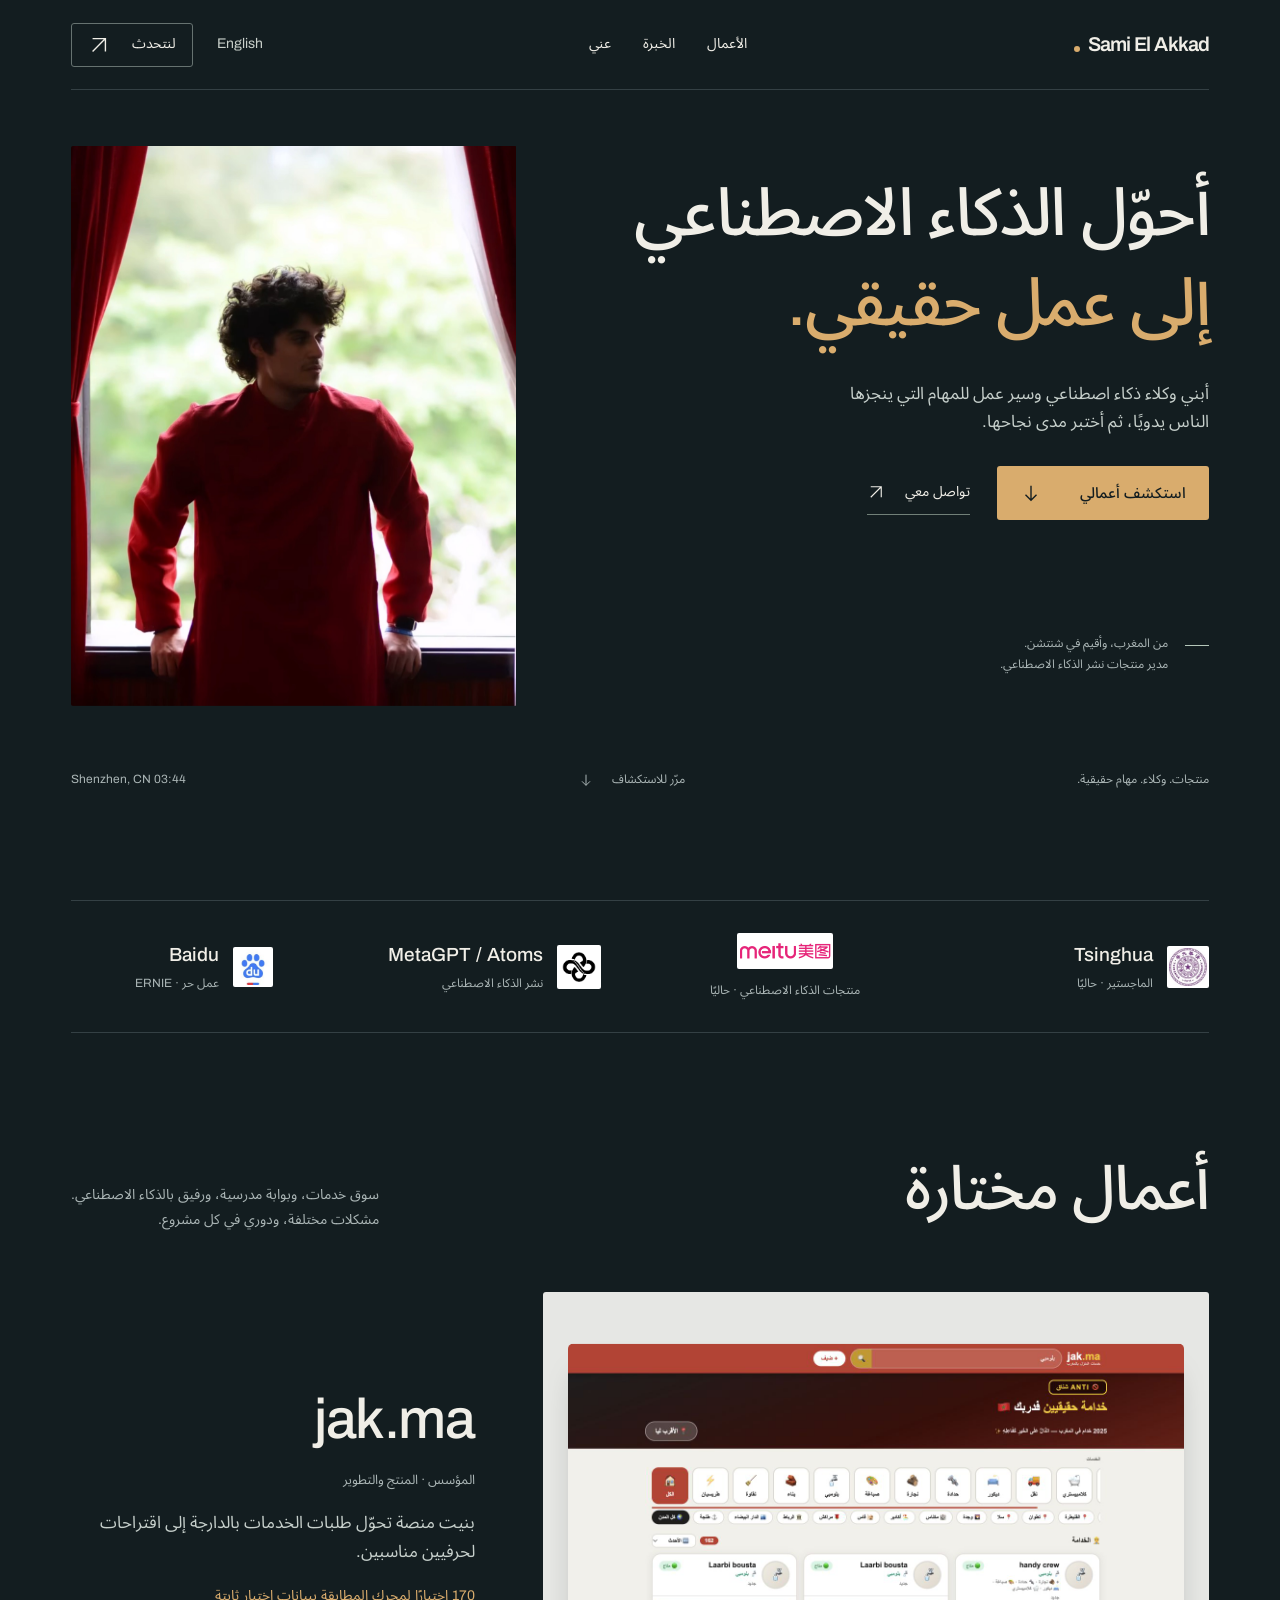
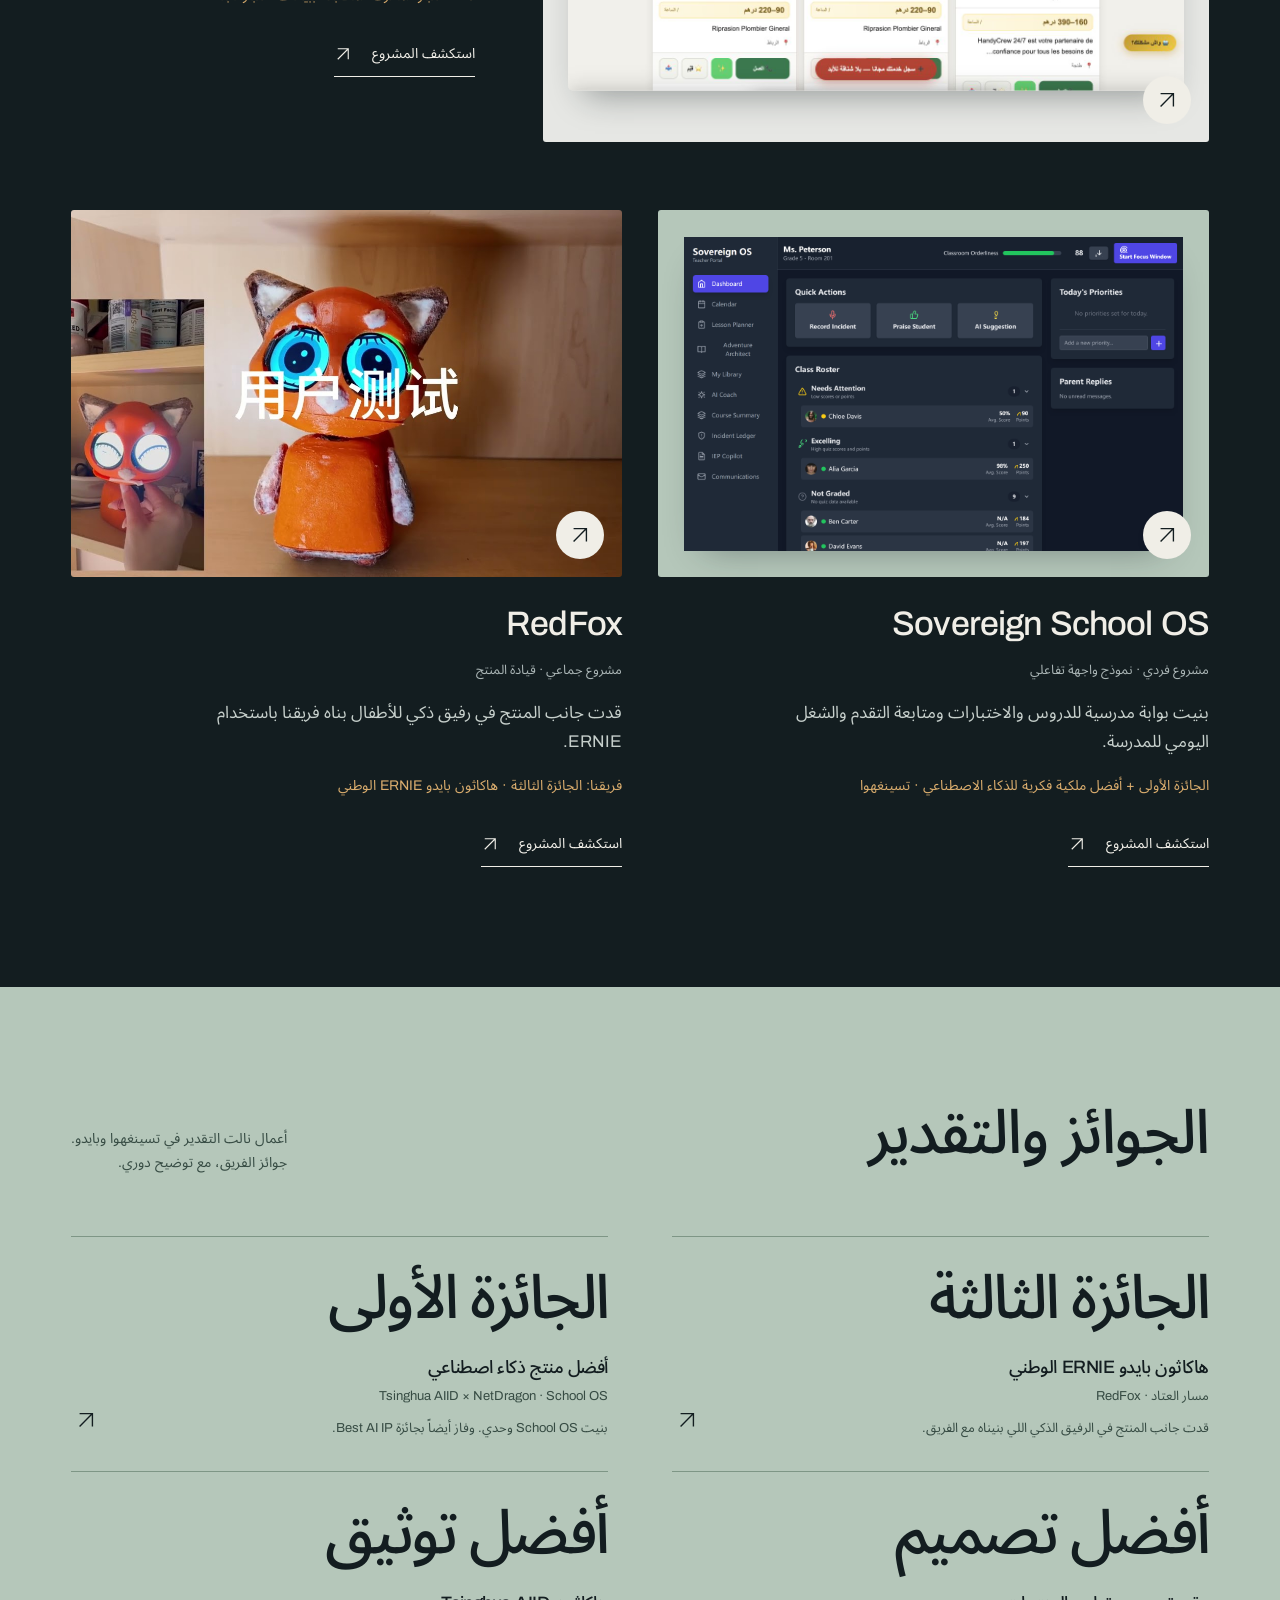
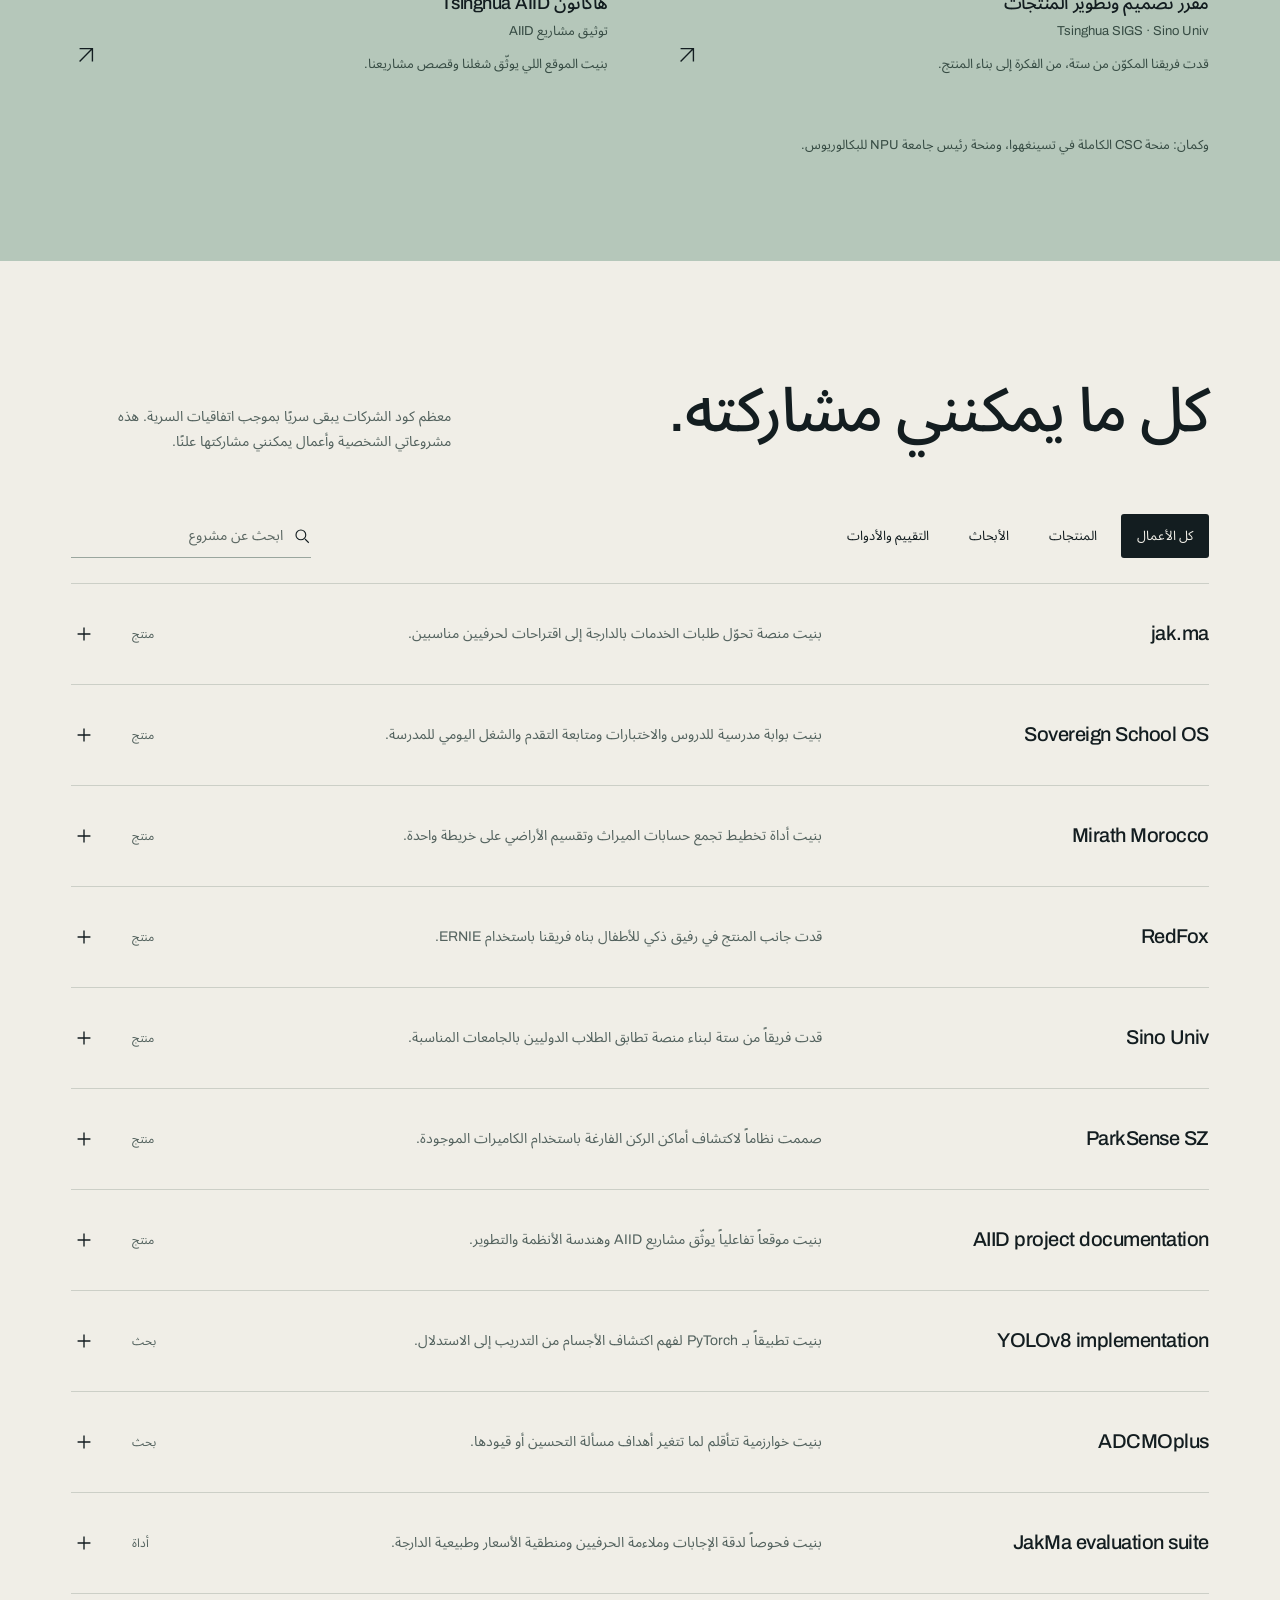
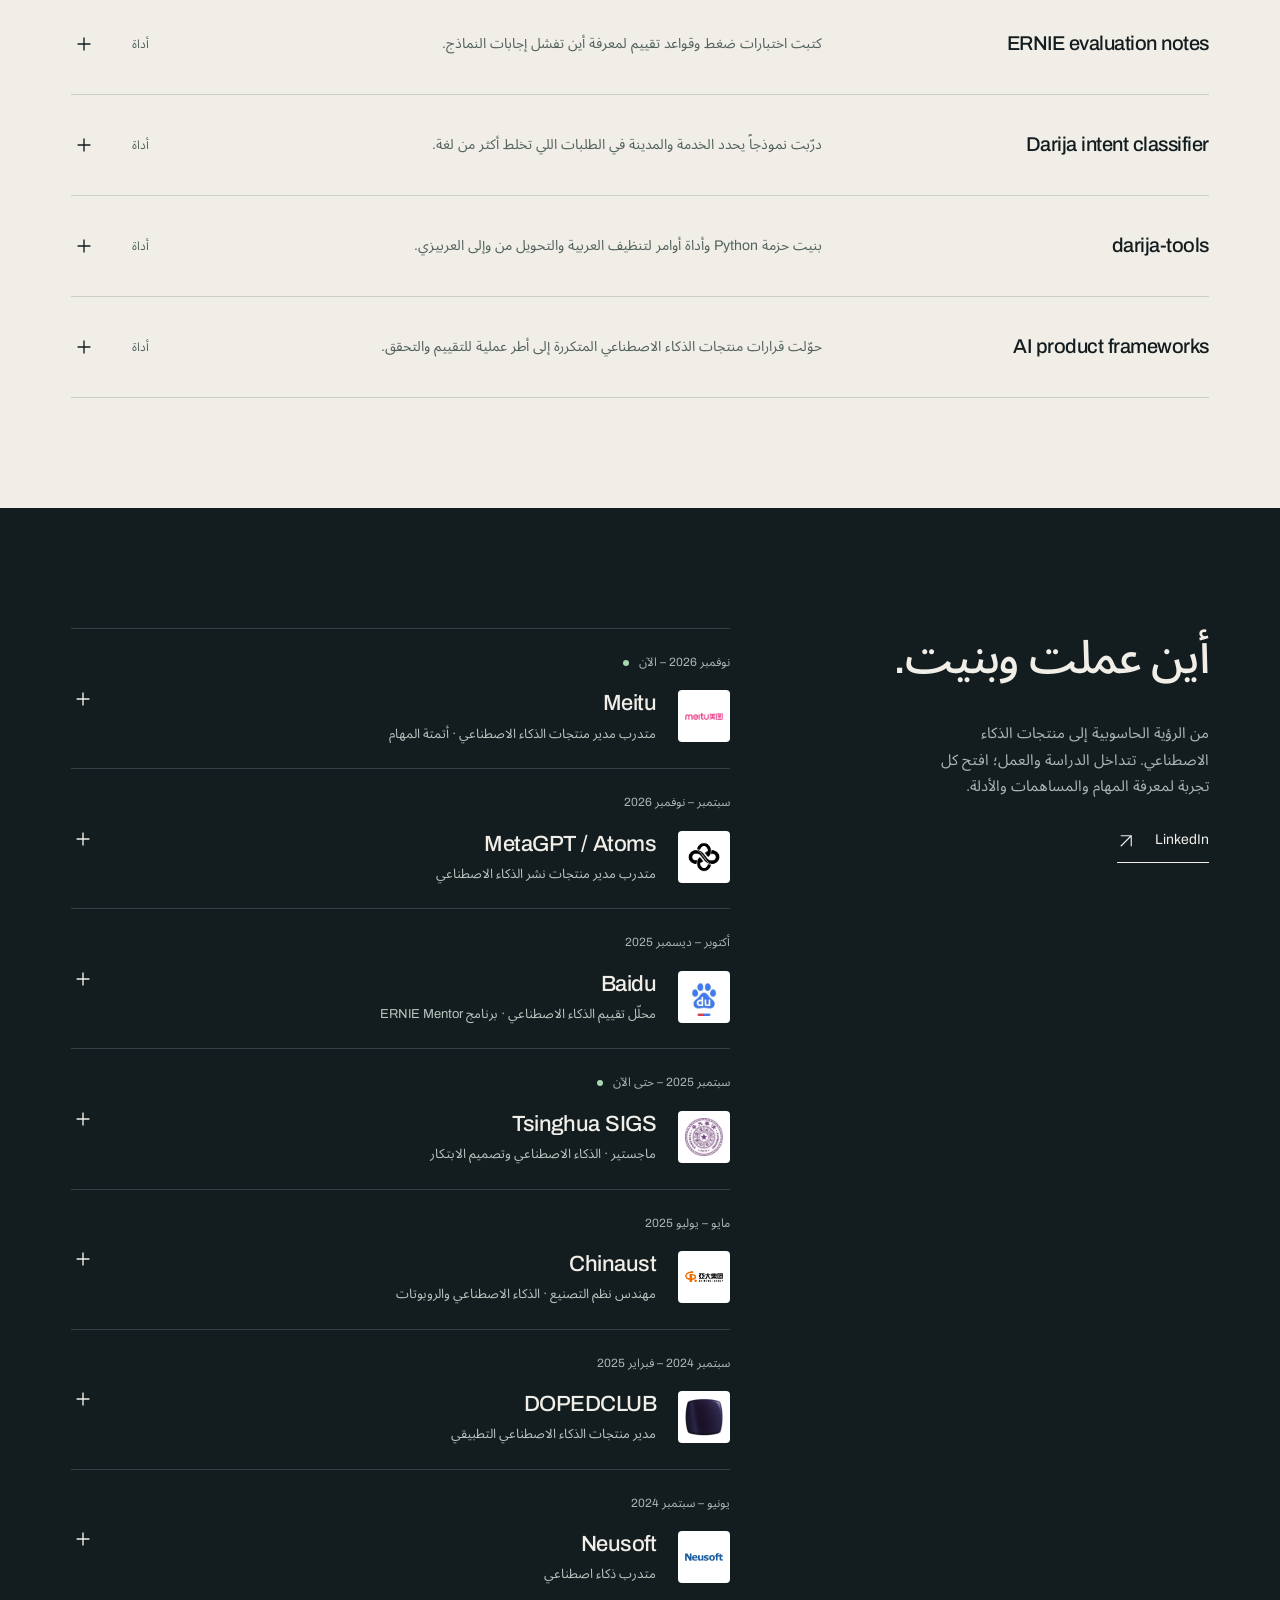
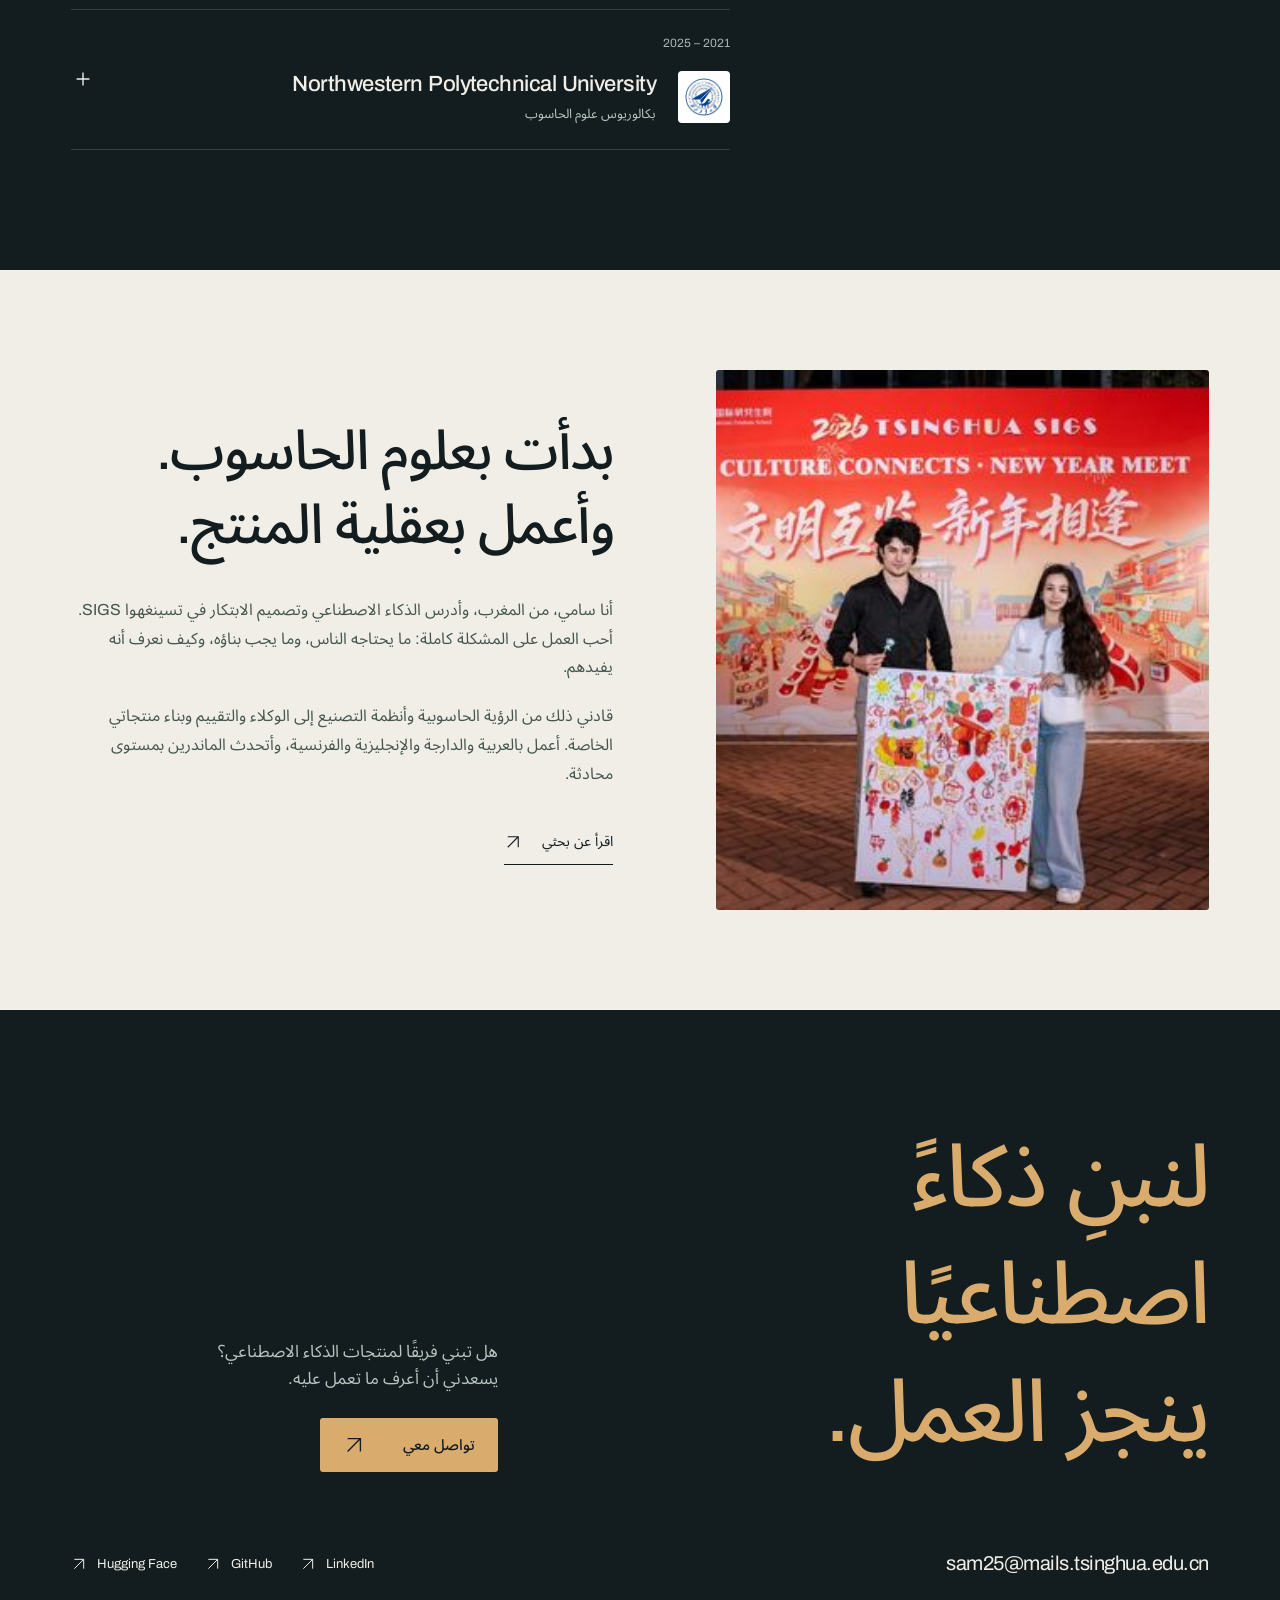
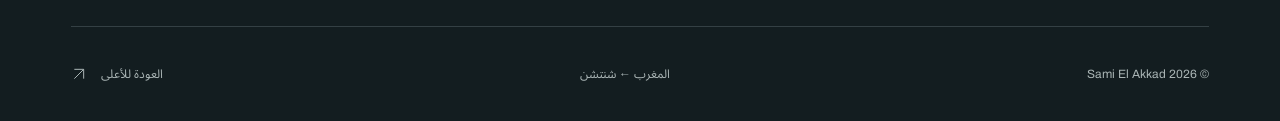
<file: index.ar.html>
<!DOCTYPE html>

<html data-type="service" dir="rtl" lang="ar"><head><meta charset="utf-8"/><meta content="width=device-width,initial-scale=1" name="viewport"/>
<title>سامي العقاد — نشر الذكاء الاصطناعي والمنتجات</title><meta content="أبني وكلاء ذكاء اصطناعي وأؤتمت سير العمل وأختبر النتائج. استكشف منتجات سامي العقاد وأبحاثه وخبراته." name="description"/><meta content="#131d20" name="theme-color"/>
<meta content="service" name="page-type"/><meta content="other" name="site-kind"/><meta content="Sami El Akkad — I put AI to work" property="og:title"/><meta content="AI agents, workflow automation, and products you can explore." property="og:description"/><meta content="https://samielakkad.github.io/assets/cover.jpg" property="og:image"/><meta content="https://samielakkad.github.io/index.ar.html" property="og:url"/><meta content="website" property="og:type"/>
<link href="https://samielakkad.github.io/index.ar.html" rel="canonical"/><link href="https://samielakkad.github.io/" hreflang="en" rel="alternate"/><link href="https://samielakkad.github.io/index.ar.html" hreflang="ar" rel="alternate"/>
<link href="assets/favicon.svg" rel="icon" type="image/svg+xml"/><link href="assets/portfolio.css" rel="stylesheet"/><link as="font" crossorigin="" href="assets/fonts/archivo-latin.woff2" rel="preload" type="font/woff2"/>
<script defer="" src="assets/portfolio.js"></script></head><body>
<a class="skip-link" href="#main">انتقل إلى المحتوى</a>
<header class="site-nav"><div class="wrap nav-inner"><a class="nav-name" href="#top">Sami El Akkad<span aria-hidden="true" class="name-dot"></span></a><nav aria-label="التنقل الرئيسي" class="nav-links"><a href="#work">الأعمال</a><a href="#timeline">الخبرة</a><a href="#about">عني</a></nav><div class="nav-end"><a class="language-link" href="index.html" lang="en">English</a><a class="nav-contact" href="#contact">لنتحدث <svg aria-hidden="true" fill="none" stroke="currentColor" stroke-width="1.5" viewbox="0 0 24 24"><path d="M5 19 19 5M5 5h14v14"></path></svg></a></div></div></header>
<main id="main">
<section class="hero" id="top"><div class="wrap hero-grid"><div class="hero-copy"><h1>أحوّل الذكاء الاصطناعي<br/><span>إلى عمل حقيقي.</span></h1><p class="hero-intro">أبني وكلاء ذكاء اصطناعي وسير عمل للمهام التي ينجزها الناس يدويًا، ثم أختبر مدى نجاحها.</p><div class="hero-actions"><a class="button primary" href="#work">استكشف أعمالي <svg aria-hidden="true" fill="none" stroke="currentColor" stroke-width="1.5" viewbox="0 0 24 24"><path d="M12 4v16m-6-6 6 6 6-6"></path></svg></a><a class="hero-contact text-link" href="mailto:sam25@mails.tsinghua.edu.cn">تواصل معي<svg aria-hidden="true" fill="none" stroke="currentColor" stroke-width="1.5" viewbox="0 0 24 24"><path d="M5 19 19 5M5 5h14v14"></path></svg></a></div><div class="hero-person"><span class="person-line"></span><p>من المغرب، وأقيم في شنتشن.<br/>مدير منتجات نشر الذكاء الاصطناعي.</p></div></div><div class="hero-photo"><img alt="سامي العقاد يرتدي زيًا مغربيًا أحمر" fetchpriority="high" height="2268" src="assets/portrait-editorial.jpg" width="1290"/></div><div class="hero-foot"><span>منتجات. وكلاء. مهام حقيقية.</span><a href="#work">مرّر للاستكشاف <svg aria-hidden="true" fill="none" stroke="currentColor" stroke-width="1.5" viewbox="0 0 24 24"><path d="M12 4v16m-6-6 6 6 6-6"></path></svg></a><span>Shenzhen, CN <time id="shenzhen-clock"></time></span></div></div></section>
<div aria-label="الدراسة والخبرة المهنية" class="affiliations wrap"><a href="#study-tsinghua"><img alt="" height="42" src="assets/logo-tsinghua.jpg" width="42"/><span>Tsinghua<small>الماجستير · حاليًا</small></span></a><a href="#role-meitu"><img alt="Meitu" height="36" src="assets/logo-meitu-cn.svg" width="96"/><small>منتجات الذكاء الاصطناعي · حاليًا</small></a><a href="#role-atoms"><img alt="" height="44" src="assets/logo-metagpt.svg" width="44"/><span>MetaGPT / Atoms<small>نشر الذكاء الاصطناعي</small></span></a><a href="#role-baidu"><img alt="" height="40" src="assets/logo-baidu.jpg" width="40"/><span>Baidu<small>عمل حر · ERNIE</small></span></a></div>
<section class="work-section" id="work"><div class="wrap"><div class="section-heading"><h2>أعمال مختارة</h2><p>سوق خدمات، وبوابة مدرسية، ورفيق بالذكاء الاصطناعي.<br/>مشكلات مختلفة، ودوري في كل مشروع.</p></div><div class="featured-grid"><article class="feature feature-main"><a class="feature-image" href="#project-jakma"><img alt="نتائج البحث عن بلومبي في سوق جاك.ما" height="750" loading="lazy" src="assets/jakma-search.jpg" width="1200"/><span class="image-open"><svg aria-hidden="true" fill="none" stroke="currentColor" stroke-width="1.5" viewbox="0 0 24 24"><path d="M5 19 19 5M5 5h14v14"></path></svg><span class="sr-only">تفاصيل المشروع</span></span></a><div class="feature-copy"><div class="feature-title"><h3><a href="#project-jakma">jak.ma</a></h3><span>المؤسس · المنتج والتطوير</span></div><p>بنيت منصة تحوّل طلبات الخدمات بالدارجة إلى اقتراحات لحرفيين مناسبين.</p><p class="featured-proof">170 اختبارًا لمحرك المطابقة ببيانات اختبار ثابتة</p><a class="text-link" href="#project-jakma">استكشف المشروع <svg aria-hidden="true" fill="none" stroke="currentColor" stroke-width="1.5" viewbox="0 0 24 24"><path d="M5 19 19 5M5 5h14v14"></path></svg></a></div></article><article class="feature feature-school"><a class="feature-image" href="#project-sso"><img alt="Sovereign School OS" height="750" loading="lazy" src="assets/sso-dashboard.png" width="1200"/><span class="image-open"><svg aria-hidden="true" fill="none" stroke="currentColor" stroke-width="1.5" viewbox="0 0 24 24"><path d="M5 19 19 5M5 5h14v14"></path></svg><span class="sr-only">تفاصيل المشروع</span></span></a><div class="feature-copy"><div class="feature-title"><h3><a href="#project-sso">Sovereign School OS</a></h3><span>مشروع فردي · نموذج واجهة تفاعلي</span></div><p>بنيت بوابة مدرسية للدروس والاختبارات ومتابعة التقدم والشغل اليومي للمدرسة.</p><p class="featured-proof">الجائزة الأولى + أفضل ملكية فكرية للذكاء الاصطناعي · تسينغهوا</p><a class="text-link" href="#project-sso">استكشف المشروع <svg aria-hidden="true" fill="none" stroke="currentColor" stroke-width="1.5" viewbox="0 0 24 24"><path d="M5 19 19 5M5 5h14v14"></path></svg></a></div></article><article class="feature feature-redfox"><a class="feature-image" href="#project-redfox"><img alt="RedFox" height="750" loading="lazy" src="assets/redfox.jpg" width="1200"/><span class="image-open"><svg aria-hidden="true" fill="none" stroke="currentColor" stroke-width="1.5" viewbox="0 0 24 24"><path d="M5 19 19 5M5 5h14v14"></path></svg><span class="sr-only">تفاصيل المشروع</span></span></a><div class="feature-copy"><div class="feature-title"><h3><a href="#project-redfox">RedFox</a></h3><span>مشروع جماعي · قيادة المنتج</span></div><p>قدت جانب المنتج في رفيق ذكي للأطفال بناه فريقنا باستخدام ERNIE.</p><p class="featured-proof">فريقنا: الجائزة الثالثة · هاكاثون بايدو ERNIE الوطني</p><a class="text-link" href="#project-redfox">استكشف المشروع <svg aria-hidden="true" fill="none" stroke="currentColor" stroke-width="1.5" viewbox="0 0 24 24"><path d="M5 19 19 5M5 5h14v14"></path></svg></a></div></article></div></div></section><section class="awards-section" id="awards"><div class="wrap"><div class="section-heading"><h2>الجوائز والتقدير</h2><p>أعمال نالت التقدير في تسينغهوا وبايدو.<br/>جوائز الفريق، مع توضيح دوري.</p></div><div class="awards-list"><a class="award" href="#project-redfox"><div class="award-number">الجائزة الثالثة</div><div><h3>هاكاثون بايدو ERNIE الوطني</h3><p>مسار العتاد · RedFox</p><p class="award-person">قدت جانب المنتج في الرفيق الذكي اللي بنيناه مع الفريق.</p></div><span class="award-arrow"><svg aria-hidden="true" fill="none" stroke="currentColor" stroke-width="1.5" viewbox="0 0 24 24"><path d="M5 19 19 5M5 5h14v14"></path></svg></span></a><a class="award" href="#project-sso"><div class="award-number">الجائزة الأولى</div><div><h3>أفضل منتج ذكاء اصطناعي</h3><p>Tsinghua AIID × NetDragon · School OS</p><p class="award-person">بنيت School OS وحدي. وفاز أيضاً بجائزة Best AI IP.</p></div><span class="award-arrow"><svg aria-hidden="true" fill="none" stroke="currentColor" stroke-width="1.5" viewbox="0 0 24 24"><path d="M5 19 19 5M5 5h14v14"></path></svg></span></a><a class="award" href="#project-sino-univ"><div class="award-number">أفضل تصميم</div><div><h3>مقرر تصميم وتطوير المنتجات</h3><p>Tsinghua SIGS · Sino Univ</p><p class="award-person">قدت فريقنا المكوّن من ستة، من الفكرة إلى بناء المنتج.</p></div><span class="award-arrow"><svg aria-hidden="true" fill="none" stroke="currentColor" stroke-width="1.5" viewbox="0 0 24 24"><path d="M5 19 19 5M5 5h14v14"></path></svg></span></a><a class="award" href="#project-aiid-docs"><div class="award-number">أفضل توثيق</div><div><h3>هاكاثون Tsinghua AIID</h3><p>توثيق مشاريع AIID</p><p class="award-person">بنيت الموقع اللي يوثّق شغلنا وقصص مشاريعنا.</p></div><span class="award-arrow"><svg aria-hidden="true" fill="none" stroke="currentColor" stroke-width="1.5" viewbox="0 0 24 24"><path d="M5 19 19 5M5 5h14v14"></path></svg></span></a></div><p class="scholarship-note">وكمان: منحة CSC الكاملة في تسينغهوا، ومنحة رئيس جامعة NPU للبكالوريوس.</p></div></section>
<section class="catalog-section" id="projects"><div class="wrap"><div class="section-heading"><h2>كل ما يمكنني مشاركته.</h2><p>معظم كود الشركات يبقى سريًا بموجب اتفاقيات السرية. هذه مشروعاتي الشخصية وأعمال يمكنني مشاركتها علنًا.</p></div><div class="catalog-toolbar" hidden=""><div aria-label="تصفية المشاريع" class="filters" role="group"><button aria-pressed="true" data-filter="all" type="button">كل الأعمال</button><button aria-pressed="false" data-filter="products" type="button">المنتجات</button><button aria-pressed="false" data-filter="research" type="button">الأبحاث</button><button aria-pressed="false" data-filter="tools" type="button">التقييم والأدوات</button></div><label class="search"><span class="sr-only">ابحث في المشاريع</span><svg aria-hidden="true" fill="none" stroke="currentColor" stroke-width="1.5" viewbox="0 0 24 24"><circle cx="10.5" cy="10.5" r="6.5"></circle><path d="m16 16 5 5"></path></svg><input id="project-search" placeholder="ابحث عن مشروع" type="search"/></label></div><p aria-live="polite" class="result-count sr-only" role="status"></p><div class="project-list"><article class="project-row" data-category="products" id="project-jakma"><details class="project-detail"><summary><span class="project-name"><h3>jak.ma</h3></span><span class="project-description">بنيت منصة تحوّل طلبات الخدمات بالدارجة إلى اقتراحات لحرفيين مناسبين.</span><span class="project-kind">منتج</span><span class="detail-icon"><svg aria-hidden="true" fill="none" stroke="currentColor" stroke-width="1.5" viewbox="0 0 24 24"><path d="M5 12h14m-7-7v14"></path></svg></span></summary><div class="project-expanded"><div class="project-intro"><p>مؤسس منفرد · منتج يعمل على الويب</p><a class="metric-link" href="https://github.com/Samielakkad/AI-LLM-Agents-JakMa-Engine#what-is-verifiable-here" rel="noopener noreferrer" target="_blank">170 اختباراً للمحرك ببيانات تجريبية</a></div><div class="project-body"><div class="build-more-content"><h4 class="ownership-label">المهمة</h4><p class="build-detail">الناس تحتاج وصف مشكلة منزلية بالدارجة والعثور على حرفيين مناسبين. أردت تشغيل المسار من الطلب إلى المطابقة في منتج فعلي.</p><h4 class="ownership-label">ما بنيته</h4><p class="build-detail">أسست المنصة وبنيت تحديد الخدمة والمدينة واسترجاع الحرفيين واستدعاء الأدوات المقيد وفحص الأسعار والمسارات البديلة. وبنيت نظام تقييم منفصلاً لفحص الإجابات.</p><h4 class="ownership-label">النتيجة</h4><p class="build-detail">jak.ma تعمل على الويب. المحرك المنشور يشمل 170 اختباراً ببيانات تجريبية، ومستودع التقييم فيه 52 حالة سؤال و34 اختباراً محلياً. الروابط تتيح استخدام المنتج وفحص اختباره المنشور؛ بيانات الإنتاج تبقى خاصة.</p><p class="build-stack" dir="ltr">Node.js / MongoDB / Retrieval / Tool calling</p></div><div class="project-links"><a class="text-link" href="https://www.jak.ma/" rel="noopener noreferrer" target="_blank">افتح jak.ma<svg aria-hidden="true" fill="none" stroke="currentColor" stroke-width="1.5" viewbox="0 0 24 24"><path d="M5 19 19 5M5 5h14v14"></path></svg></a><a class="text-link" href="https://github.com/Samielakkad/AI-LLM-Agents-JakMa-Engine" rel="noopener noreferrer" target="_blank">المحرك على GitHub<svg aria-hidden="true" fill="none" stroke="currentColor" stroke-width="1.5" viewbox="0 0 24 24"><path d="M5 19 19 5M5 5h14v14"></path></svg></a><a class="text-link" href="https://github.com/Samielakkad/AI-Product-JakMa-Case-Study" rel="noopener noreferrer" target="_blank">اقرأ دراسة المشروع<svg aria-hidden="true" fill="none" stroke="currentColor" stroke-width="1.5" viewbox="0 0 24 24"><path d="M5 19 19 5M5 5h14v14"></path></svg></a></div></div></div></details></article><article class="project-row" data-category="products" id="project-sso"><details class="project-detail"><summary><span class="project-name"><h3>Sovereign School OS</h3></span><span class="project-description">بنيت بوابة مدرسية للدروس والاختبارات ومتابعة التقدم والشغل اليومي للمدرسة.</span><span class="project-kind">منتج</span><span class="detail-icon"><svg aria-hidden="true" fill="none" stroke="currentColor" stroke-width="1.5" viewbox="0 0 24 24"><path d="M5 12h14m-7-7v14"></path></svg></span></summary><div class="project-expanded"><div class="project-intro"><p>مشروع فردي · نموذج واجهة تفاعلي</p><a class="metric-link" href="https://github.com/Samielakkad/AI-EdTech-Sovereign-School-OS#what-works" rel="noopener noreferrer" target="_blank">3 أدوار في النموذج المنشور</a></div><div class="project-body"><div class="build-more-content"><h4 class="ownership-label">شغلي شخصياً</h4><ul class="contribution-list"><li>بنيت بوابة المعلم للدروس واللوائح والحوادث والتخطيط.</li><li>بنيت تجربة الطالب للاختبارات والتقدم والأنشطة التعليمية.</li><li>بنيت مسارات الإدارة للموافقات والتواصل والدعم، مع بيانات تجريبية وحالة محفوظة بالمتصفح للعرض.</li></ul><h4 class="ownership-label">النتيجة وما يمكن تجربته</h4><p class="build-detail">فاز المشروع الأصلي بالجائزة الأولى وBest AI IP في Tsinghua AIID. العرض المرتبط يتيح تجربة الأدوار الثلاثة بدون حساب، ببيانات تجريبية وتخزين المتصفح. هو نموذج واجهة يعمل، وليس نظاماً منشوراً في مدارس.</p><p class="build-stack" dir="ltr">React / TypeScript / Role-based workflows</p></div><div class="project-links"><a class="text-link" href="https://samielakkad.github.io/AI-EdTech-Sovereign-School-OS/" rel="noopener noreferrer" target="_blank">جرّب البوابة<svg aria-hidden="true" fill="none" stroke="currentColor" stroke-width="1.5" viewbox="0 0 24 24"><path d="M5 19 19 5M5 5h14v14"></path></svg></a><a class="text-link" href="https://github.com/Samielakkad/AI-EdTech-Sovereign-School-OS" rel="noopener noreferrer" target="_blank">استكشف الكود<svg aria-hidden="true" fill="none" stroke="currentColor" stroke-width="1.5" viewbox="0 0 24 24"><path d="M5 19 19 5M5 5h14v14"></path></svg></a><a class="text-link" href="https://www.youtube.com/watch?v=GiT1a5auorA" rel="noopener noreferrer" target="_blank">شاهد العرض<svg aria-hidden="true" fill="none" stroke="currentColor" stroke-width="1.5" viewbox="0 0 24 24"><path d="M5 19 19 5M5 5h14v14"></path></svg></a></div></div></div></details></article><article class="project-row" data-category="products" id="project-mirath"><details class="project-detail"><summary><span class="project-name"><h3>Mirath Morocco</h3></span><span class="project-description">بنيت أداة تخطيط تجمع حسابات الميراث وتقسيم الأراضي على خريطة واحدة.</span><span class="project-kind">منتج</span><span class="detail-icon"><svg aria-hidden="true" fill="none" stroke="currentColor" stroke-width="1.5" viewbox="0 0 24 24"><path d="M5 12h14m-7-7v14"></path></svg></span></summary><div class="project-expanded"><div class="project-intro"><p>مشروع شخصي · أداة تخطيط</p></div><div class="project-body"><div class="build-more-content"><h4 class="ownership-label">شغلي شخصياً</h4><ul class="contribution-list"><li>طبقت حسابات حصص الميراث لسيناريوهات العائلة.</li><li>ربطت هندسة الأرض بقيمة القطع الموزونة وقيود الوصول للطريق.</li><li>بنيت مسار الخريطة وتصدير التقارير لمراجعة الحساب والتقسيم المقترح معاً.</li></ul><h4 class="ownership-label">النتيجة وما يمكن تجربته</h4><p class="build-detail">المستودع المنشور يحتوي على أداة التخطيط وتطبيقها ويعرض مسار الحساب والخريطة. أتعامل معها كأداة محاكاة؛ القطع المعقدة تحتاج مراجعة مختص.</p><p class="build-stack" dir="ltr">React / TypeScript / Google Maps / Turf.js / Supabase</p></div><div class="project-links"><a class="text-link" href="https://github.com/Samielakkad/AI-LegalTech-Mirath-Morocco" rel="noopener noreferrer" target="_blank">استكشف Mirath على GitHub<svg aria-hidden="true" fill="none" stroke="currentColor" stroke-width="1.5" viewbox="0 0 24 24"><path d="M5 19 19 5M5 5h14v14"></path></svg></a></div></div></div></details></article><article class="project-row" data-category="products" id="project-redfox"><details class="project-detail"><summary><span class="project-name"><h3>RedFox</h3></span><span class="project-description">قدت جانب المنتج في رفيق ذكي للأطفال بناه فريقنا باستخدام ERNIE.</span><span class="project-kind">منتج</span><span class="detail-icon"><svg aria-hidden="true" fill="none" stroke="currentColor" stroke-width="1.5" viewbox="0 0 24 24"><path d="M5 12h14m-7-7v14"></path></svg></span></summary><div class="project-expanded"><div class="project-intro"><p>مشروع جماعي · قيادة المنتج</p></div><div class="project-body"><div class="build-more-content"><h4 class="ownership-label">شغلي شخصياً</h4><ul class="contribution-list"><li>قدت جانب المنتج في الرفيق الصوتي للأطفال.</li><li>اشتغلت مع الفريق على مسار التفاعل والربط بين ERNIE وجهاز Jetson والمعالجة على الجهاز وفي السحابة.</li><li>بنينا النموذج المادي وعرضناه معاً؛ نتيجة العتاد والجائزة تخص الفريق.</li></ul><h4 class="ownership-label">النتيجة وما يمكن تجربته</h4><p class="build-detail">فاز فريقنا بالجائزة الثالثة في مسار عتاد الذكاء الاصطناعي لهاكاثون بايدو ERNIE الوطني. الفيديو يعرض النموذج المادي أثناء العمل واستجابة الرفيق عبر الجهاز.</p><p class="build-stack" dir="ltr">ERNIE / Jetson AGX Xavier / TensorRT</p></div><div class="project-links"><a class="text-link" href="https://www.youtube.com/watch?v=a1nKWAfaAKI" rel="noopener noreferrer" target="_blank">شاهد RedFox أثناء العمل<svg aria-hidden="true" fill="none" stroke="currentColor" stroke-width="1.5" viewbox="0 0 24 24"><path d="M5 19 19 5M5 5h14v14"></path></svg></a></div></div></div></details></article><article class="project-row" data-category="products" id="project-sino-univ"><details class="project-detail"><summary><span class="project-name"><h3>Sino Univ</h3></span><span class="project-description">قدت فريقاً من ستة لبناء منصة تطابق الطلاب الدوليين بالجامعات المناسبة.</span><span class="project-kind">منتج</span><span class="detail-icon"><svg aria-hidden="true" fill="none" stroke="currentColor" stroke-width="1.5" viewbox="0 0 24 24"><path d="M5 12h14m-7-7v14"></path></svg></span></summary><div class="project-expanded"><div class="project-intro"><p>فريق من ستة · قيادة الفريق</p></div><div class="project-body"><div class="build-more-content"><h4 class="ownership-label">شغلي شخصياً</h4><ul class="contribution-list"><li>قدمت الفكرة وقدت الفريق المكوّن من ستة.</li><li>حددت متطلبات مطابقة الطلاب الدوليين بالجامعات.</li><li>اشتغلت على الواجهة والخلفية وربطت مسار المطابقة بواجهة المنتج.</li></ul><h4 class="ownership-label">النتيجة وما يمكن تجربته</h4><p class="build-detail">فزنا بأفضل تصميم في مقرر تصميم وتطوير المنتجات بتسينغهوا في ديسمبر 2025. قصة المشروع تعرض الواجهة وتشرح مساهمتي. الكود غير منشور.</p><p class="build-stack" dir="ltr">Product requirements / University matching / Full-stack prototype</p></div><div class="project-links"><a class="text-link" href="project-notes.ar.html#sino-univ">اقرأ قصة المشروع<svg aria-hidden="true" fill="none" stroke="currentColor" stroke-width="1.5" viewbox="0 0 24 24"><path d="M5 19 19 5M5 5h14v14"></path></svg></a></div></div></div></details></article><article class="project-row" data-category="products" id="project-parksense"><details class="project-detail"><summary><span class="project-name"><h3>ParkSense SZ</h3></span><span class="project-description">صممت نظاماً لاكتشاف أماكن الركن الفارغة باستخدام الكاميرات الموجودة.</span><span class="project-kind">منتج</span><span class="detail-icon"><svg aria-hidden="true" fill="none" stroke="currentColor" stroke-width="1.5" viewbox="0 0 24 24"><path d="M5 12h14m-7-7v14"></path></svg></span></summary><div class="project-expanded"><div class="project-intro"><p>تصميم نظام · فكرة منتج</p></div><div class="project-body"><div class="build-more-content"><h4 class="ownership-label">شغلي شخصياً</h4><ul class="contribution-list"><li>كتبت مواصفات المنتج لتحديد أماكن الركن الفارغة.</li><li>صممت المسار من الكاميرات الموجودة إلى معلومات الأماكن الفارغة.</li><li>أعددت هندسة النظام والعرض للمنتج المقترح.</li></ul><h4 class="ownership-label">النتيجة وما يمكن تجربته</h4><p class="build-detail">أنتجت مواصفات المنتج والهندسة والعرض. ملاحظات التصميم المرتبطة تشرح المسار المقترح من الكاميرا إلى معلومات توفر الركن وحدود مشروع تصميم النظام.</p><p class="build-stack" dir="ltr">Computer vision / System architecture / Product design</p></div><div class="project-links"><a class="text-link" href="project-notes.ar.html#parksense">اقرأ ملاحظات التصميم<svg aria-hidden="true" fill="none" stroke="currentColor" stroke-width="1.5" viewbox="0 0 24 24"><path d="M5 19 19 5M5 5h14v14"></path></svg></a></div></div></div></details></article><article class="project-row" data-category="products" id="project-aiid-docs"><details class="project-detail"><summary><span class="project-name"><h3>AIID project documentation</h3></span><span class="project-description">بنيت موقعاً تفاعلياً يوثّق مشاريع AIID وهندسة الأنظمة والتطوير.</span><span class="project-kind">منتج</span><span class="detail-icon"><svg aria-hidden="true" fill="none" stroke="currentColor" stroke-width="1.5" viewbox="0 0 24 24"><path d="M5 12h14m-7-7v14"></path></svg></span></summary><div class="project-expanded"><div class="project-intro"><p>موقع توثيق لمشاريع الفريق</p></div><div class="project-body"><div class="build-more-content"><h4 class="ownership-label">شغلي شخصياً</h4><ul class="contribution-list"><li>بنيت التنقل وصفحات المشاريع في الموقع.</li><li>نظمت شروح الهندسة ويوميات التطوير والقاموس.</li><li>أضفت مساحة تجربة الأوامر. منتجي ضمن المجموعة هو School OS؛ المنتجات الأخرى لزملائي.</li></ul><h4 class="ownership-label">النتيجة وما يمكن تجربته</h4><p class="build-detail">فاز الموقع بأفضل توثيق. المستودع المنشور يتيح فحص الموقع وطريقة تنظيم معلومات المشاريع.</p><p class="build-stack" dir="ltr">React / TypeScript / Framer Motion / Technical documentation</p></div><div class="project-links"><a class="text-link" href="https://github.com/Samielakkad/AI-EdTech-AIID-Team-Docs" rel="noopener noreferrer" target="_blank">استكشف موقع التوثيق<svg aria-hidden="true" fill="none" stroke="currentColor" stroke-width="1.5" viewbox="0 0 24 24"><path d="M5 19 19 5M5 5h14v14"></path></svg></a></div></div></div></details></article><article class="project-row" data-category="research" id="project-yolo"><details class="project-detail"><summary><span class="project-name"><h3>YOLOv8 implementation</h3></span><span class="project-description">بنيت تطبيقاً بـ PyTorch لفهم اكتشاف الأجسام من التدريب إلى الاستدلال.</span><span class="project-kind">بحث</span><span class="detail-icon"><svg aria-hidden="true" fill="none" stroke="currentColor" stroke-width="1.5" viewbox="0 0 24 24"><path d="M5 12h14m-7-7v14"></path></svg></span></summary><div class="project-expanded"><div class="project-intro"><p>دراسة تطبيقية منشورة</p><a class="metric-link" href="https://github.com/Samielakkad/AI-Computer-Vision-YOLOv8-Neusoft#run-the-public-checks" rel="noopener noreferrer" target="_blank">10 اختبارات CPU للبنية والهندسة</a></div><div class="project-body"><div class="build-more-content"><h4 class="ownership-label">شغلي شخصياً</h4><ul class="contribution-list"><li>طبقت البنية وتجميع السمات ورأس الاكتشاف بـ PyTorch.</li><li>بنيت أدوات التدريب والاستدلال وتحميل البيانات والتقييم.</li><li>أضفت فحوصاً قابلة للفحص للبنية وهندسة الصناديق حول التطبيق.</li></ul><h4 class="ownership-label">النتيجة وما يمكن تجربته</h4><p class="build-detail">المستودع يشمل 10 اختبارات CPU قابلة للتشغيل للبنية وأشكال المخرجات والهندسة، مع مثال استدلال محفوظ. بيانات التدريب والأوزان خارج الدراسة المنشورة.</p><p class="build-stack" dir="ltr">PyTorch / C2f / PANet / DFL / VOC &amp; COCO</p></div><div class="project-links"><a class="text-link" href="https://github.com/Samielakkad/AI-Computer-Vision-YOLOv8-Neusoft" rel="noopener noreferrer" target="_blank">استكشف التطبيق<svg aria-hidden="true" fill="none" stroke="currentColor" stroke-width="1.5" viewbox="0 0 24 24"><path d="M5 19 19 5M5 5h14v14"></path></svg></a></div></div></div></details></article><article class="project-row" data-category="research" id="project-adcmo"><details class="project-detail"><summary><span class="project-name"><h3>ADCMOplus</h3></span><span class="project-description">بنيت خوارزمية تتأقلم لما تتغير أهداف مسألة التحسين أو قيودها.</span><span class="project-kind">بحث</span><span class="detail-icon"><svg aria-hidden="true" fill="none" stroke="currentColor" stroke-width="1.5" viewbox="0 0 24 24"><path d="M5 12h14m-7-7v14"></path></svg></span></summary><div class="project-expanded"><div class="project-intro"><p>بحث تخرج البكالوريوس</p></div><div class="project-body"><div class="build-more-content"><h4 class="ownership-label">شغلي شخصياً</h4><ul class="contribution-list"><li>صممت الكاشف والمصنف لتغير الهدف فقط أو القيود فقط أو الاثنين.</li><li>طبقت اختيار الاستجابة المتكيفة باستخدام التعلم المستمر.</li><li>شغّلت تجارب MATLAB وPlatEMO وكتبت البحث وناقشته.</li></ul><h4 class="ownership-label">النتيجة وما يمكن تجربته</h4><p class="build-detail">ناقشت البحث في مايو 2025. الشرح والملخص المرتبطان يوضحان المنهجية والتجارب المذكورة. الكود الكامل وبيانات التجارب خاصة؛ الصفحة العامة ملخص وليست حزمة تجارب قابلة لإعادة الإنتاج.</p><p class="build-stack" dir="ltr">MATLAB / PlatEMO / Online learning / Evolutionary optimization</p></div><div class="project-links"><a class="text-link" href="thesis.html">اقرأ شرح البحث<svg aria-hidden="true" fill="none" stroke="currentColor" stroke-width="1.5" viewbox="0 0 24 24"><path d="M5 19 19 5M5 5h14v14"></path></svg></a><a class="text-link" href="https://github.com/Samielakkad/AI-Optimization-ADCMOplus-NWPU" rel="noopener noreferrer" target="_blank">ملخص البحث على GitHub<svg aria-hidden="true" fill="none" stroke="currentColor" stroke-width="1.5" viewbox="0 0 24 24"><path d="M5 19 19 5M5 5h14v14"></path></svg></a></div></div></div></details></article><article class="project-row" data-category="tools" id="project-jakma-eval"><details class="project-detail"><summary><span class="project-name"><h3>JakMa evaluation suite</h3></span><span class="project-description">بنيت فحوصاً لدقة الإجابات وملاءمة الحرفيين ومنطقية الأسعار وطبيعية الدارجة.</span><span class="project-kind">أداة</span><span class="detail-icon"><svg aria-hidden="true" fill="none" stroke="currentColor" stroke-width="1.5" viewbox="0 0 24 24"><path d="M5 12h14m-7-7v14"></path></svg></span></summary><div class="project-expanded"><div class="project-intro"><p>نظام تقييم منشور</p><a class="metric-link" href="https://github.com/Samielakkad/AI-LLM-Evaluation-JakMa" rel="noopener noreferrer" target="_blank">52 حالة سؤال · 34 اختباراً محلياً</a></div><div class="project-body"><div class="build-more-content"><h4 class="ownership-label">شغلي شخصياً</h4><ul class="contribution-list"><li>حددت معيار التقييم من خمسة أبعاد وحالات الأسئلة المنشورة.</li><li>بنيت تحليل إجابات JSON وSSE والتحقق من المرشحين.</li><li>طبقت فحوص الاستناد الحتمية واختبارات التراجع المحلية.</li></ul><h4 class="ownership-label">النتيجة وما يمكن تجربته</h4><p class="build-detail">النسخة المنشورة تشمل 52 حالة بالدارجة والعربيزي و34 اختباراً محلياً لفحص سلوك التحليل والتحقق. طبيعية اللغة تحتاج مراجعاً بشرياً؛ لا تدعي النسخة درجة حالية لجودة الإنتاج.</p><p class="build-stack" dir="ltr">Python / JSON &amp; SSE / Grounding checks / Evaluation rubrics</p></div><div class="project-links"><a class="text-link" href="https://github.com/Samielakkad/AI-LLM-Evaluation-JakMa" rel="noopener noreferrer" target="_blank">افتح نظام التقييم<svg aria-hidden="true" fill="none" stroke="currentColor" stroke-width="1.5" viewbox="0 0 24 24"><path d="M5 19 19 5M5 5h14v14"></path></svg></a></div></div></div></details></article><article class="project-row" data-category="tools" id="project-ernie-eval"><details class="project-detail"><summary><span class="project-name"><h3>ERNIE evaluation notes</h3></span><span class="project-description">كتبت اختبارات ضغط وقواعد تقييم لمعرفة أين تفشل إجابات النماذج.</span><span class="project-kind">أداة</span><span class="detail-icon"><svg aria-hidden="true" fill="none" stroke="currentColor" stroke-width="1.5" viewbox="0 0 24 24"><path d="M5 12h14m-7-7v14"></path></svg></span></summary><div class="project-expanded"><div class="project-intro"><p>منهجية عامة منقحة</p><a class="metric-link" href="https://github.com/Samielakkad/AI-LLM-Evaluation-Baidu-ERNIE#what-i-did-in-the-program" rel="noopener noreferrer" target="_blank">5 أبعاد تقييم · 4 مجالات مهام</a></div><div class="project-body"><div class="build-more-content"><h4 class="ownership-label">شغلي شخصياً</h4><ul class="contribution-list"><li>صممت أسئلة عبر أربعة مجالات وربطت المهام العادية بنسخ تحدٍّ.</li><li>حددت خمسة أبعاد للدرجات وأمثلة مرجعية للمراجعين.</li><li>وثقت أنماط الفشل وممارسات المعايرة في المنهجية المنشورة.</li></ul><h4 class="ownership-label">النتيجة وما يمكن تجربته</h4><p class="build-detail">نشرت منهجية منقحة تغطي الدقة والاستدلال والطلاقة ومعايرة الثقة والسلامة. يمكن مراجعة تصميم التقييم؛ مواد بايدو السرية ونتائج النماذج الداخلية غير منشورة.</p><p class="build-stack" dir="ltr">Adversarial prompts / Rubrics / Human review</p></div><div class="project-links"><a class="text-link" href="https://github.com/Samielakkad/AI-LLM-Evaluation-Baidu-ERNIE" rel="noopener noreferrer" target="_blank">اقرأ طريقة التقييم<svg aria-hidden="true" fill="none" stroke="currentColor" stroke-width="1.5" viewbox="0 0 24 24"><path d="M5 19 19 5M5 5h14v14"></path></svg></a></div></div></div></details></article><article class="project-row" data-category="tools" id="project-darija-classifier"><details class="project-detail"><summary><span class="project-name"><h3>Darija intent classifier</h3></span><span class="project-description">درّبت نموذجاً يحدد الخدمة والمدينة في الطلبات اللي تخلط أكثر من لغة.</span><span class="project-kind">أداة</span><span class="detail-icon"><svg aria-hidden="true" fill="none" stroke="currentColor" stroke-width="1.5" viewbox="0 0 24 24"><path d="M5 12h14m-7-7v14"></path></svg></span></summary><div class="project-expanded"><div class="project-intro"><p>مشروع شخصي لمعالجة اللغة</p><a class="metric-link" href="https://github.com/Samielakkad/AI-NLP-Darija-Classifier" rel="noopener noreferrer" target="_blank">12 خدمة · 15 مدينة · 3 مستويات ثقة</a></div><div class="project-body"><div class="build-more-content"><h4 class="ownership-label">شغلي شخصياً</h4><ul class="contribution-list"><li>درّبت تصنيف الخدمة والمدينة للطلبات المختلطة اللغة.</li><li>صممت مسارات الثقة العالية والمتوسطة والمنخفضة للتوجيه والتوضيح والمسار البديل.</li><li>وثقت مخطط 12 خدمة و15 مدينة ودور النموذج في مسار المنصة.</li></ul><h4 class="ownership-label">النتيجة وما يمكن تجربته</h4><p class="build-detail">التطبيق المنشور يغطي 12 خدمة و15 مدينة بثلاثة مسارات واضحة: توجيه الطلب الواثق أو طلب توضيح أو استخدام مسار بديل. المستودع يوثّق النموذج وسلوك التوجيه.</p><p class="build-stack" dir="ltr">XLM-R / Intent classification / Confidence routing</p></div><div class="project-links"><a class="text-link" href="https://github.com/Samielakkad/AI-NLP-Darija-Classifier" rel="noopener noreferrer" target="_blank">استكشف المصنف<svg aria-hidden="true" fill="none" stroke="currentColor" stroke-width="1.5" viewbox="0 0 24 24"><path d="M5 19 19 5M5 5h14v14"></path></svg></a></div></div></div></details></article><article class="project-row" data-category="tools" id="project-darija-tools"><details class="project-detail"><summary><span class="project-name"><h3>darija-tools</h3></span><span class="project-description">بنيت حزمة Python وأداة أوامر لتنظيف العربية والتحويل من وإلى العربيزي.</span><span class="project-kind">أداة</span><span class="detail-icon"><svg aria-hidden="true" fill="none" stroke="currentColor" stroke-width="1.5" viewbox="0 0 24 24"><path d="M5 12h14m-7-7v14"></path></svg></span></summary><div class="project-expanded"><div class="project-intro"><p>حزمة Python وأداة أوامر</p><a class="metric-link" href="https://github.com/Samielakkad/darija-tools/blob/v0.2.0/evaluation/report-v0.2.md" rel="noopener noreferrer" target="_blank">26/30 عبارة مطابقة تماماً في مجموعة v0.2</a></div><div class="project-body"><div class="build-more-content"><h4 class="ownership-label">المهمة</h4><p class="build-detail">كتابة العربيزي تختلف، وجدول الحروف وحده لا يحل كل كلمة. أردت أداة صغيرة بقواعد قابلة للفحص ونتيجة يمكن التحقق منها.</p><h4 class="ownership-label">ما بنيته</h4><p class="build-detail">بنيت توحيد النص والتحويل من وإلى العربيزي والتعامل مع الكلمات الدخيلة ومكتبة Python وأداة أوامر. وثقت مجموعة من 30 عبارة منفصلة عن اختبارات الوحدة ونشرت أداة التقييم وتقرير الأخطاء.</p><h4 class="ownership-label">النتيجة</h4><p class="build-detail">يسجل تقرير v0.2 تطابقاً تاماً لـ 26/30 عبارة (86.7%) و61/66 كلمة مفصولة بمسافات (92.4%). هذه مجموعة تراجع صغيرة مختارة يدوياً. أخطاء العبارات الأربعة ظاهرة، والسكربت يعيد توليد التقرير. الحزمة منشورة على PyPI.</p><p class="build-stack" dir="ltr">Python / CLI / Normalization / Transliteration</p></div><div class="project-links"><a class="text-link" href="https://pypi.org/project/darija-tools/" rel="noopener noreferrer" target="_blank">افتح الحزمة<svg aria-hidden="true" fill="none" stroke="currentColor" stroke-width="1.5" viewbox="0 0 24 24"><path d="M5 19 19 5M5 5h14v14"></path></svg></a><a class="text-link" href="https://github.com/Samielakkad/darija-tools" rel="noopener noreferrer" target="_blank">استكشف الكود<svg aria-hidden="true" fill="none" stroke="currentColor" stroke-width="1.5" viewbox="0 0 24 24"><path d="M5 19 19 5M5 5h14v14"></path></svg></a><a class="text-link" href="https://github.com/Samielakkad/AI-NLP-Darija-Resources" rel="noopener noreferrer" target="_blank">موارد لغوية مرتبطة<svg aria-hidden="true" fill="none" stroke="currentColor" stroke-width="1.5" viewbox="0 0 24 24"><path d="M5 19 19 5M5 5h14v14"></path></svg></a></div></div></div></details></article><article class="project-row" data-category="tools" id="project-pm-frameworks"><details class="project-detail"><summary><span class="project-name"><h3>AI product frameworks</h3></span><span class="project-description">حوّلت قرارات منتجات الذكاء الاصطناعي المتكررة إلى أطر عملية للتقييم والتحقق.</span><span class="project-kind">أداة</span><span class="detail-icon"><svg aria-hidden="true" fill="none" stroke="currentColor" stroke-width="1.5" viewbox="0 0 24 24"><path d="M5 12h14m-7-7v14"></path></svg></span></summary><div class="project-expanded"><div class="project-intro"><p>أساليب عملية · ملاحظات عامة</p><a class="metric-link" href="https://github.com/Samielakkad/AI-Product-Management-Frameworks#whats-inside" rel="noopener noreferrer" target="_blank">5 وثائق أطر منشورة</a></div><div class="project-body"><div class="build-more-content"><h4 class="ownership-label">شغلي شخصياً</h4><ul class="contribution-list"><li>كتبت تصنيف الأسعار ومعيار التقييم متعدد الأبعاد.</li><li>وثقت معايرة المراجعين ومبادئ التحقق الحتمي.</li><li>أضفت مصفوفة القرار متعدد الوسائط ونشرت الوثائق الخمس.</li></ul><h4 class="ownership-label">النتيجة وما يمكن تجربته</h4><p class="build-detail">نشرت خمس وثائق عملية. يمكن فحص معايير الدرجات وخطوات المعايرة وقواعد التحقق واستخدامها لتنظيم مراجعة المنتج.</p><p class="build-stack" dir="ltr">Pricing taxonomy / Calibration / Verification / Multimodal decisions</p></div><div class="project-links"><a class="text-link" href="https://github.com/Samielakkad/AI-Product-Management-Frameworks" rel="noopener noreferrer" target="_blank">اقرأ الأطر<svg aria-hidden="true" fill="none" stroke="currentColor" stroke-width="1.5" viewbox="0 0 24 24"><path d="M5 19 19 5M5 5h14v14"></path></svg></a></div></div></div></details></article></div><p class="empty-state" hidden="">لا توجد نتائج. جرّب كلمة أخرى أو اختر كل الأعمال.</p></div></section>

<section class="career-section" id="timeline"><div class="wrap career-layout"><div class="career-heading-block"><h2>أين عملت وبنيت.</h2><p>من الرؤية الحاسوبية إلى منتجات الذكاء الاصطناعي. تتداخل الدراسة والعمل؛ افتح كل تجربة لمعرفة المهام والمساهمات والأدلة.</p><a class="text-link" href="https://www.linkedin.com/in/samielakkad" rel="noopener noreferrer" target="_blank">LinkedIn <svg aria-hidden="true" fill="none" stroke="currentColor" stroke-width="1.5" viewbox="0 0 24 24"><path d="M5 19 19 5M5 5h14v14"></path></svg></a></div><div class="career-list"><article class="career-row" id="role-meitu"><details><summary><span class="career-date">نوفمبر 2026 – الآن<span class="current-dot"></span></span><span class="company-mark"><img alt="" class="company-logo" height="48" loading="lazy" src="assets/logo-meitu-cn.svg" width="140"/></span><span class="career-title"><strong>Meitu</strong><span>متدرب مدير منتجات الذكاء الاصطناعي · أتمتة المهام</span></span><span class="detail-icon"><svg aria-hidden="true" fill="none" stroke="currentColor" stroke-width="1.5" viewbox="0 0 24 24"><path d="M5 12h14m-7-7v14"></path></svg></span></summary><div class="career-expanded"><p class="career-lead">أشتغل على تقييم مهام الذكاء الاصطناعي وتحسين الأوامر وفحوص الجودة ومسارات المراجعة البشرية.</p><p class="career-output">التدقيق الأولي، 3 نوفمبر: مراجعة <strong>241 نصاً اختبارياً</strong> و<strong>6 عناصر للمراجعة</strong>.</p><dl class="ownership-detail"><div><dt>مجالات شغلي</dt><dd><ul class="contribution-list"><li><strong>التدقيق الأولي.</strong> راجعت 241 نص واجهة بالإنجليزية والعربية وستة عناصر معلقة، وحافظت على النتائج الأصلية للمقارنة.</li><li><strong>فحوص البنية.</strong> فحصت القيم الناقصة والفارغة والعناصر النائبة والنصوص المكررة. تطابق 241 مفتاحاً بين المصدر والهدف، وحافظت تسعة عناصر نائبة في ثمانية نصوص على بنيتها.</li><li><strong>الأوامر والسياق.</strong> أعددت تعديلات مقترحة للأوامر والصياغات، وفصلت قرارات المصطلحات والسياق الناقص لمراجعتها بشرياً.</li><li><strong>التقييم المضبوط.</strong> صممت المقارنة التالية حول خط أساس ثابت ونسخ مختلفة للأوامر والسياق ومراجعة معماة، مع قياس الجودة ووقت المراجع والتكلفة وزمن الاستجابة.</li></ul></dd></div><div><dt>ما سلّمته</dt><dd>أكملت تدقيقاً لجودة النتائج الحالية وأعددت تعديلات مقترحة للأوامر وخطة لتقييم مضبوط. في تدقيق 3 نوفمبر، كانت تجارب النماذج هي الخطوة التالية المخططة.</dd></div><div><dt>ما أقدر أعرضه</dt><dd>التدقيق ومواد مسارات العمل الداخلية تبقى خاصة بموجب اتفاقيات السرية.</dd></div></dl><div class="path-links"><a href="https://www.linkedin.com/company/meitu/" rel="noopener noreferrer" target="_blank">LinkedIn</a></div></div></details></article><article class="career-row" id="role-atoms"><details><summary><span class="career-date">سبتمبر – نوفمبر 2026</span><span class="company-mark"><img alt="" class="company-logo" height="48" loading="lazy" src="assets/logo-metagpt.svg" width="140"/></span><span class="career-title"><strong>MetaGPT / Atoms</strong><span>متدرب مدير منتجات نشر الذكاء الاصطناعي</span></span><span class="detail-icon"><svg aria-hidden="true" fill="none" stroke="currentColor" stroke-width="1.5" viewbox="0 0 24 24"><path d="M5 12h14m-7-7v14"></path></svg></span></summary><div class="career-expanded"><p class="career-lead">اشتغلت على Docs وSheets والنطاقات وتحويل المواقع لتطبيقات وShopify وRemix وبحوث المنتج.</p><p class="career-output">تسليم 1 نوفمبر: <strong>7 محاور منتج</strong> و<strong>5 عروض مسجلة</strong> و<strong>5 سجلات مقابلات</strong>.</p><dl class="ownership-detail"><div><dt>مجالات شغلي</dt><dd><ul class="contribution-list"><li><strong>Docs وSheets.</strong> كانت المهمة توضيح إنشاء المستندات والجداول وتحريرها داخل مسار الوكيل. حددت حالات الإنشاء والتحرير والتأكيد والأخطاء، ثم بنيت نماذج قابلة للتشغيل وسجلت عروضاً للتسليم الهندسي.</li><li><strong>النطاقات وتحويل المواقع لتطبيقات.</strong> صممت ربط النطاقات وحالات النطاق الرئيسي، ثم بنيت معاينات الهاتف وشاشات الإعداد ومساراً يحاكي بناء التطبيق.</li><li><strong>Shopify وRemix.</strong> كتبت متطلبات ربط Shopify ونموذجاً قابلاً للنقر. وفي Remix صممت ثلاثة سيناريوهات: محتواي، ونفس مساحة العمل، وحساب آخر.</li><li><strong>مقترحات منتج أخرى.</strong> اشتغلت على Adrian وAdd to Home Screen وأعددت بحوث منتج ومقترحات تفاعل إلى جانب مشاريع مسارات العمل الأساسية.</li><li><strong>الاختبار وبحوث المستخدمين.</strong> أجريت اختبارات مباشرة للأدوات المنافسة وعمليات قواعد البيانات المدمرة، ووثقت حالات الفشل وحوّلت مقابلات المستخدمين إلى متطلبات.</li></ul></dd></div><div><dt>ما سلّمته</dt><dd>سلّمت المتطلبات ومصدر النماذج القابل للتشغيل ولقطات الشاشة وفيديوهات الشرح ونتائج المقابلات للخطوات الهندسية التالية.</dd></div><div><dt>ما أقدر أعرضه</dt><dd>كود الشركة وعروضها الداخلية وسجلات مقابلات العملاء تبقى خاصة. رابط Atoms يعرض المنصة التي ساهمت فيها.</dd></div></dl><div class="path-links"><a href="https://www.linkedin.com/company/metagpt/" rel="noopener noreferrer" target="_blank">LinkedIn</a><a href="https://www.linkedin.com/showcase/atoms-dev/" rel="noopener noreferrer" target="_blank">Atoms</a></div></div></details></article><article class="career-row" id="role-baidu"><details><summary><span class="career-date">أكتوبر – ديسمبر 2025</span><span class="company-mark"><img alt="" class="company-logo" height="48" loading="lazy" src="assets/logo-baidu.jpg" width="140"/></span><span class="career-title"><strong>Baidu</strong><span>محلّل تقييم الذكاء الاصطناعي · برنامج ERNIE Mentor</span></span><span class="detail-icon"><svg aria-hidden="true" fill="none" stroke="currentColor" stroke-width="1.5" viewbox="0 0 24 24"><path d="M5 12h14m-7-7v14"></path></svg></span></summary><div class="career-expanded"><p class="career-lead">صممت تقييمات ERNIE وعايرت الدرجات ووثقت أخطاء النماذج وقدت جانب المنتج في RedFox.</p><p class="career-output"><strong>4 مجالات مهام</strong> و<strong>5 أبعاد تقييم</strong>؛ وفريق RedFox فاز بـ<strong>الجائزة الثالثة</strong>.</p><dl class="ownership-detail"><div><dt>مجالات شغلي</dt><dd><ul class="contribution-list"><li><strong>تغطية المهام.</strong> صممت أسئلة للاستدلال المالي والكتابة التجارية والمحتوى التعليمي والتصنيف الصناعي.</li><li><strong>الدرجات والمعايرة.</strong> اشتغلت بخمسة أبعاد: الدقة والاستدلال والطلاقة ومعايرة الثقة والسلامة، مع أمثلة للدرجات تساعد المراجعين على الحكم بشكل متسق.</li><li><strong>تحليل الأخطاء.</strong> استخدمت أزواج أسئلة متعارضة وفحوص محادثات متعددة الجولات وضغط صيغ الإخراج لاكتشاف أنماط الفشل وكتابة ملاحظات محددة.</li><li><strong>عتاد RedFox.</strong> وبشكل منفصل، قدت جانب المنتج في رفيقنا الصوتي العامل بـ ERNIE. فاز فريقنا بالجائزة الثالثة في مسار العتاد بالهاكاثون الوطني.</li></ul></dd></div><div><dt>ما سلّمته</dt><dd>أنتجت ملاحظات منظمة على النموذج. وبنى فريقنا رفيقاً يعمل بـ ERNIE وفاز بالجائزة الثالثة في مسار عتاد الذكاء الاصطناعي للهاكاثون الوطني. الجائزة نتيجة عمل الفريق.</dd></div><div><dt>ما أقدر أعرضه</dt><dd>ملاحظات التقييم المنشورة تشرح المنهجية بدون نتائج بايدو السرية. وفيديو RedFox يعرض مشروع العتاد أثناء العمل.</dd></div></dl><div class="path-links"><a href="https://www.linkedin.com/company/baidu-inc/" rel="noopener noreferrer" target="_blank">LinkedIn</a><a href="https://www.youtube.com/watch?v=a1nKWAfaAKI" rel="noopener noreferrer" target="_blank">RedFox demo</a><a href="#project-ernie-eval">ERNIE evaluation</a></div></div></details></article><article class="career-row" id="study-tsinghua"><details><summary><span class="career-date">سبتمبر 2025 – حتى الآن<span class="current-dot"></span></span><span class="company-mark"><img alt="" class="company-logo" height="48" loading="lazy" src="assets/logo-tsinghua.jpg" width="48"/></span><span class="career-title"><strong>Tsinghua SIGS</strong><span>ماجستير · الذكاء الاصطناعي وتصميم الابتكار</span></span><span class="detail-icon"><svg aria-hidden="true" fill="none" stroke="currentColor" stroke-width="1.5" viewbox="0 0 24 24"><path d="M5 12h14m-7-7v14"></path></svg></span></summary><div class="career-expanded"><p class="career-lead">بنيت School OS وحدي وقدت فريق Sino Univ المكوّن من ستة أثناء الماجستير.</p><p class="career-output"><strong>المخرج:</strong> الجائزة الأولى وBest AI IP، وأفضل تصميم، وأفضل توثيق.</p><dl class="ownership-detail"><div><dt>شغلي شخصياً</dt><dd>بنيت بوابة School OS بنفسي. وفي Sino Univ قدت الفريق وحددت المتطلبات واشتغلت على الواجهة والخلفية، وبنيت أيضاً موقع توثيق AIID.</dd></div><div><dt>ما سلّمته</dt><dd>فاز School OS بالجائزة الأولى وBest AI IP في مسابقة AIID السنوية. وفاز Sino Univ بأفضل تصميم في المقرر، وموقع التوثيق بأفضل توثيق.</dd></div><div><dt>ما أقدر أعرضه</dt><dd>تقدر تجرب نموذج واجهة School OS وتفحص كوده المنشور. أدرس المعلومات الإلكترونية، مسار الذكاء الاصطناعي وتصميم الابتكار، بمنحة CSC؛ والتخرج المتوقع يونيو 2027.</dd></div></dl><div class="path-links"><a href="https://www.youtube.com/watch?v=GiT1a5auorA" rel="noopener noreferrer" target="_blank">School OS demo</a><a href="#project-sso">تفاصيل School OS</a><a href="#project-aiid-docs">Project docs</a><a href="https://www.instagram.com/p/DU5inihEmE0/" rel="noopener noreferrer" target="_blank">قصتي مع تسينغهوا</a></div></div></details></article><article class="career-row" id="role-chinaust"><details><summary><span class="career-date">مايو – يوليو 2025</span><span class="company-mark"><img alt="" class="company-logo" height="48" loading="lazy" src="assets/logo-chinaust.svg" width="140"/></span><span class="career-title"><strong>Chinaust</strong><span>مهندس نظم التصنيع · الذكاء الاصطناعي والروبوتات</span></span><span class="detail-icon"><svg aria-hidden="true" fill="none" stroke="currentColor" stroke-width="1.5" viewbox="0 0 24 24"><path d="M5 12h14m-7-7v14"></path></svg></span></summary><div class="career-expanded"><p class="career-lead">اشتغلت على بيانات الصيانة التنبؤية ومحاكاة التوأم الرقمي وربط الأنظمة وبحث دخول السوق المغربي.</p><p class="career-output">مساهمات هندسية ودراسة جدوى مكتوبة للتوسع في المغرب.</p><dl class="ownership-detail"><div><dt>مجالات شغلي</dt><dd><ul class="contribution-list"><li><strong>بيانات الصيانة.</strong> ساهمت في مسارات بيانات المستشعرات المستخدمة في الصيانة التنبؤية.</li><li><strong>المحاكاة.</strong> ساعدت في محاكاة التوأم الرقمي لمعدات التصنيع.</li><li><strong>ربط الأنظمة.</strong> ساهمت في ربط أنظمة التصنيع ومسارات بياناتها.</li><li><strong>دراسة الجدوى للمغرب.</strong> بحثت التوسع في المغرب وكتبت دراسة الجدوى، بالتوازي مع شغل تقنية معلومات التصنيع.</li></ul></dd></div><div><dt>ما سلّمته</dt><dd>ساهمت في معالجة البيانات والمحاكاة وسلّمت دراسة جدوى مكتوبة للتوسع في المغرب.</dd></div><div><dt>ما أقدر أعرضه</dt><dd>بيانات المصنع والأنظمة الداخلية ودراسة الشركة تبقى خاصة. الرابط أدناه هو موقع Chinaust الرسمي.</dd></div></dl><div class="path-links"><a href="https://www.chinaust.com/" rel="noopener noreferrer" target="_blank">موقع الشركة</a></div></div></details></article><article class="career-row" id="role-dopedclub"><details><summary><span class="career-date">سبتمبر 2024 – فبراير 2025</span><span class="company-mark"><img alt="" class="company-logo" height="48" loading="lazy" src="assets/logo-dopedclub.svg" width="140"/></span><span class="career-title"><strong>DOPEDCLUB</strong><span>مدير منتجات الذكاء الاصطناعي التطبيقي</span></span><span class="detail-icon"><svg aria-hidden="true" fill="none" stroke="currentColor" stroke-width="1.5" viewbox="0 0 24 24"><path d="M5 12h14m-7-7v14"></path></svg></span></summary><div class="career-expanded"><p class="career-lead">اشتغلت على تقييم الطلبات الإبداعية ومسارات الأوامر المتكررة ودورات المراجعة مع المصممين.</p><p class="career-output">أوامر قابلة لإعادة الاستخدام ومعايير جودة بصرية واضحة ومسار من التوليد إلى التعديل.</p><dl class="ownership-detail"><div><dt>مجالات شغلي</dt><dd><ul class="contribution-list"><li><strong>من الطلب إلى معايير المراجعة.</strong> حوّلت الطلبات الإبداعية إلى فحوص واضحة لمعرفة هل الصورة المولدة تحقق المطلوب.</li><li><strong>أوامر قابلة لإعادة الاستخدام.</strong> بنيت أنماط أوامر ومسارات توليد للطلبات المتكررة.</li><li><strong>المراجعة مع المصممين.</strong> اشتغلت مع المصممين عبر التوليد والمراجعة والتعديل، واستخدمت ملاحظاتهم لتحسين المسار.</li></ul></dd></div><div><dt>ما سلّمته</dt><dd>حوّلت الطلبات المتكررة إلى أوامر قابلة لإعادة الاستخدام ومسار توليد ومراجعة وتعديل، مع فحوص جودة واضحة مرتبطة بالمطلوب.</dd></div><div><dt>ما أقدر أعرضه</dt><dd>أشارك أطر التقييم العامة علناً. طلبات العملاء وموادهم وشغل الوكالة تبقى خاصة.</dd></div></dl><div class="path-links"><a href="https://www.linkedin.com/company/dopedclubagency/" rel="noopener noreferrer" target="_blank">LinkedIn</a><a href="#project-pm-frameworks">Evaluation framework</a></div></div></details></article><article class="career-row" id="role-neusoft"><details><summary><span class="career-date">يونيو – سبتمبر 2024</span><span class="company-mark"><img alt="" class="company-logo" height="48" loading="lazy" src="assets/logo-neusoft.svg" width="140"/></span><span class="career-title"><strong>Neusoft</strong><span>متدرب ذكاء اصطناعي</span></span><span class="detail-icon"><svg aria-hidden="true" fill="none" stroke="currentColor" stroke-width="1.5" viewbox="0 0 24 24"><path d="M5 12h14m-7-7v14"></path></svg></span></summary><div class="career-expanded"><p class="career-lead">اشتغلت على الاكتشاف وتجزئة الصور وتجهيز البيانات وتدريب النماذج وأدوات التقييم.</p><p class="career-output">دراسة YOLOv8 المنشورة: <strong>10 اختبارات CPU</strong> للبنية والهندسة.</p><dl class="ownership-detail"><div><dt>مجالات شغلي</dt><dd><ul class="contribution-list"><li><strong>البيانات والتدريب.</strong> بنيت وحسّنت مسارات تجهيز البيانات والتدريب لأعمال اكتشاف أجسام الطرق وتجزئة الصور.</li><li><strong>تطبيق النموذج.</strong> طبقت بنية YOLOv8 وتجميع السمات ورأس الاكتشاف بـ PyTorch كدراسة واضحة.</li><li><strong>الاستدلال والتقييم.</strong> اشتغلت على أدوات الاستدلال والتقييم بأسلوب VOC وCOCO، وساعدت في تقييم حالات تجزئة الصور والتحقق من الهوية.</li><li><strong>فحوص قابلة للفحص.</strong> المستودع المنشور يشمل 10 اختبارات CPU لأشكال مخرجات الشبكة والقيم المحدودة وهندسة الصناديق ونقاط الارتكاز.</li></ul></dd></div><div><dt>ما سلّمته</dt><dd>الدراسة المنشورة تشمل 10 اختبارات CPU لأشكال مخرجات النموذج وهندسة الصناديق ونقاط الارتكاز. يمكن تشغيلها لفحص البنية وكود الهندسة.</dd></div><div><dt>ما أقدر أعرضه</dt><dd>المستودع المرتبط يحتوي على التطبيق والفحوص القابلة للتشغيل. بيانات الشركة وأوزان التدريب وسجلات التجارب غير منشورة.</dd></div></dl><div class="path-links"><a href="https://www.linkedin.com/company/neusoft/" rel="noopener noreferrer" target="_blank">LinkedIn</a><a href="#project-yolo">مشروع YOLOv8</a></div></div></details></article><article class="career-row" id="study-npu"><details><summary><span class="career-date">2021 – 2025</span><span class="company-mark"><img alt="" class="company-logo" height="48" loading="lazy" src="assets/logo-nwpu.png" width="48"/></span><span class="career-title"><strong>Northwestern Polytechnical University</strong><span>بكالوريوس علوم الحاسوب</span></span><span class="detail-icon"><svg aria-hidden="true" fill="none" stroke="currentColor" stroke-width="1.5" viewbox="0 0 24 24"><path d="M5 12h14m-7-7v14"></path></svg></span></summary><div class="career-expanded"><p class="career-lead">صممت وطبقت ADCMOplus لمسائل التحسين ذات الأهداف والقيود المتغيرة.</p><p class="career-output"><strong>المخرج:</strong> تطبيق خوارزمية وتجارب وبحث تخرج تمت مناقشته.</p><dl class="ownership-detail"><div><dt>شغلي شخصياً</dt><dd>صممت طريقة اكتشاف التغير والاستجابة المتكيفة وطبقت الخوارزمية وشغّلت تجارب مقارنة لبحث البكالوريوس.</dd></div><div><dt>ما سلّمته</dt><dd>ناقشت البحث في مايو 2025. الشرح المنشور يوضح المنهجية ويعرض تجاربي؛ بيانات التجارب الكاملة خاصة.</dd></div><div><dt>ما أقدر أعرضه</dt><dd>شرح البحث وملخصه المنشور مرتبطان أدناه. درست علوم الحاسوب بمنحة رئيس NPU بين 2021 و2025.</dd></div></dl><div class="path-links"><a href="thesis.html">اقرأ الأطروحة بالإنجليزية</a><a href="https://github.com/Samielakkad/AI-Optimization-ADCMOplus-NWPU" rel="noopener noreferrer" target="_blank">ADCMOplus overview</a></div></div></details></article></div></div></section>
<section class="about-section" id="about"><div class="wrap about-grid"><div class="about-photo"><img alt="سامي في فعالية بجامعة تسينغهوا" height="900" loading="lazy" src="assets/tsinghua-event.jpg" width="1000"/></div><div class="about-copy"><h2>بدأت بعلوم الحاسوب.<br/>وأعمل بعقلية المنتج.</h2><p>أنا سامي، من المغرب، وأدرس الذكاء الاصطناعي وتصميم الابتكار في تسينغهوا SIGS. أحب العمل على المشكلة كاملة: ما يحتاجه الناس، وما يجب بناؤه، وكيف نعرف أنه يفيدهم.</p><p>قادني ذلك من الرؤية الحاسوبية وأنظمة التصنيع إلى الوكلاء والتقييم وبناء منتجاتي الخاصة. أعمل بالعربية والدارجة والإنجليزية والفرنسية، وأتحدث الماندرين بمستوى محادثة.</p><a class="text-link" href="thesis.html">اقرأ عن بحثي <svg aria-hidden="true" fill="none" stroke="currentColor" stroke-width="1.5" viewbox="0 0 24 24"><path d="M5 19 19 5M5 5h14v14"></path></svg></a></div></div></section>
</main><footer class="contact-section" id="contact"><div class="wrap"><div class="contact-top"><h2>لنبنِ ذكاءً اصطناعيًا<br/>ينجز العمل.</h2><div><p>هل تبني فريقًا لمنتجات الذكاء الاصطناعي؟ يسعدني أن أعرف ما تعمل عليه.</p><a class="button primary" href="mailto:sam25@mails.tsinghua.edu.cn">تواصل معي <svg aria-hidden="true" fill="none" stroke="currentColor" stroke-width="1.5" viewbox="0 0 24 24"><path d="M5 19 19 5M5 5h14v14"></path></svg></a></div></div><div class="contact-bottom"><a class="email-link" href="mailto:sam25@mails.tsinghua.edu.cn">sam25@mails.tsinghua.edu.cn</a><div class="social-links"><a href="https://www.linkedin.com/in/samielakkad" rel="noopener noreferrer" target="_blank">LinkedIn <svg aria-hidden="true" fill="none" stroke="currentColor" stroke-width="1.5" viewbox="0 0 24 24"><path d="M5 19 19 5M5 5h14v14"></path></svg></a><a href="https://github.com/Samielakkad" rel="noopener noreferrer" target="_blank">GitHub <svg aria-hidden="true" fill="none" stroke="currentColor" stroke-width="1.5" viewbox="0 0 24 24"><path d="M5 19 19 5M5 5h14v14"></path></svg></a><a href="https://huggingface.co/samielakkad1" rel="noopener noreferrer" target="_blank">Hugging Face <svg aria-hidden="true" fill="none" stroke="currentColor" stroke-width="1.5" viewbox="0 0 24 24"><path d="M5 19 19 5M5 5h14v14"></path></svg></a></div></div><div class="footer-line"><span>© 2026 Sami El Akkad</span><span>المغرب ← شنتشن</span><a href="#top">العودة للأعلى <svg aria-hidden="true" fill="none" stroke="currentColor" stroke-width="1.5" viewbox="0 0 24 24"><path d="M5 19 19 5M5 5h14v14"></path></svg></a></div></div></footer>
</body></html>
</file>
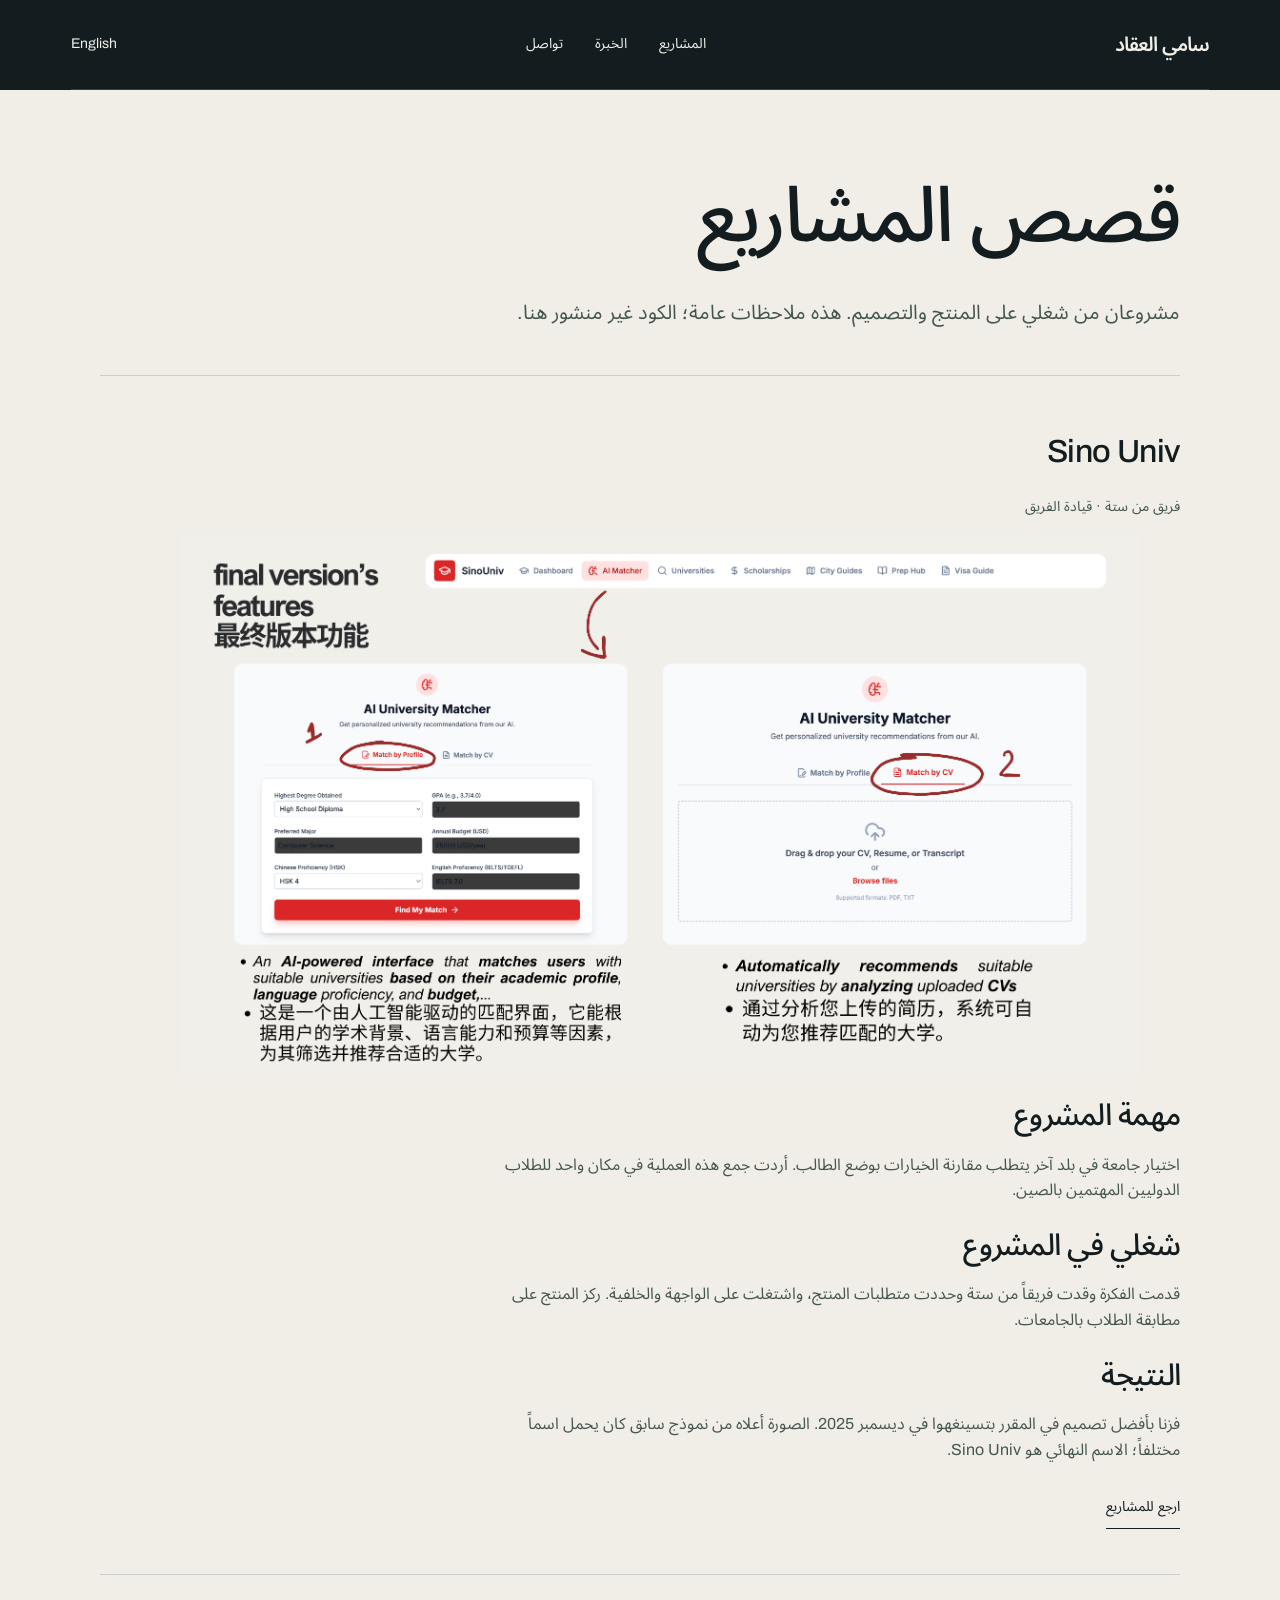
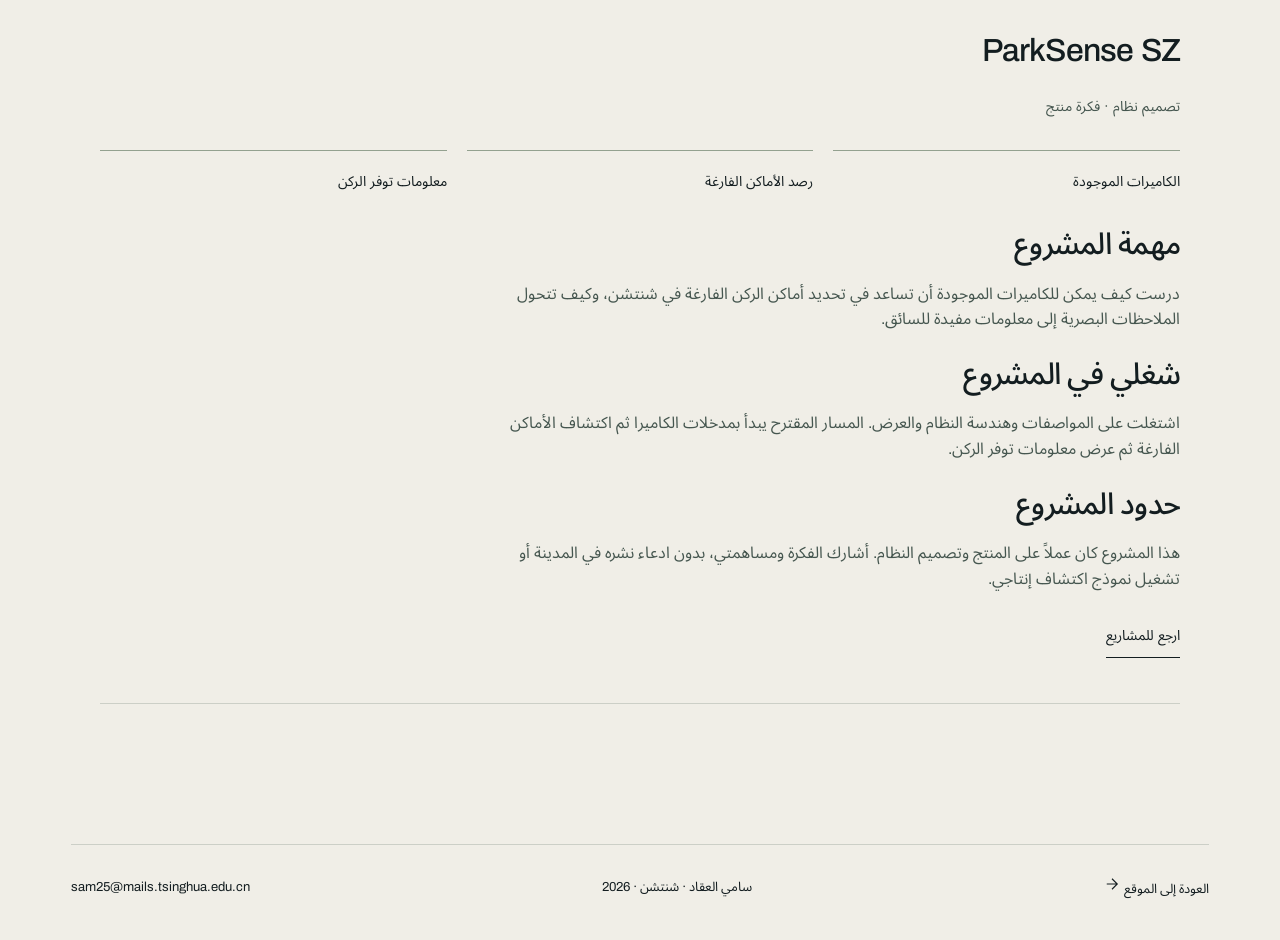
<file: project-notes.ar.html>
<!doctype html>
<html lang="ar" dir="rtl">
<head>
<meta charset="utf-8">
<meta name="viewport" content="width=device-width,initial-scale=1">
<meta name="theme-color" content="#131d20">
<title>قصص المشاريع — سامي العقاد</title>
<meta name="description" content="قصتان من مشاريعي: قيادة فريق Sino Univ وتصميم فكرة ParkSense SZ.">
<meta property="og:title" content="قصص المشاريع — سامي العقاد">
<meta property="og:description" content="قصتان من مشاريعي: قيادة فريق Sino Univ وتصميم فكرة ParkSense SZ.">
<meta property="og:type" content="article">
<meta property="og:image" content="https://samielakkad.github.io/assets/cover.jpg">
<link rel="stylesheet" href="assets/portfolio.css?v=20261120">
</head>
<body class="reading-body">
<a class="skip-link" href="#main">انتقل إلى المحتوى</a>
<nav class="site-nav" aria-label="التنقل الرئيسي"><div class="wrap nav-inner"><a class="nav-name" href="index.ar.html">سامي العقاد</a><div class="nav-links"><a href="index.ar.html#projects">المشاريع</a><a href="index.ar.html#timeline">الخبرة</a><a href="index.ar.html#contact">تواصل</a></div><a class="nav-language" href="project-notes.html">English</a></div></nav>
<main id="main" class="reading-page wrap">
<header class="reading-header"><h1>قصص المشاريع</h1><p class="reading-lead">مشروعان من شغلي على المنتج والتصميم. هذه ملاحظات عامة؛ الكود غير منشور هنا.</p></header>
<article class="project-note" id="sino-univ"><h2>Sino Univ</h2><p class="reading-meta">فريق من ستة · قيادة الفريق</p><figure><img alt="واجهة مطابقة الطلاب بالجامعات من نموذج سابق لمشروع Sino Univ" decoding="async" height="540" loading="lazy" src="assets/sinothrive.png" width="960"/></figure><div class="note-row"><h3>مهمة المشروع</h3><p>اختيار جامعة في بلد آخر يتطلب مقارنة الخيارات بوضع الطالب. أردت جمع هذه العملية في مكان واحد للطلاب الدوليين المهتمين بالصين.</p></div><div class="note-row"><h3>شغلي في المشروع</h3><p>قدمت الفكرة وقدت فريقاً من ستة وحددت متطلبات المنتج، واشتغلت على الواجهة والخلفية. ركز المنتج على مطابقة الطلاب بالجامعات.</p></div><div class="note-row"><h3>النتيجة</h3><p>فزنا بأفضل تصميم في المقرر بتسينغهوا في ديسمبر 2025. الصورة أعلاه من نموذج سابق كان يحمل اسماً مختلفاً؛ الاسم النهائي هو Sino Univ.</p></div><a class="text-link" href="index.ar.html#projects">ارجع للمشاريع</a></article>
<article class="project-note" id="parksense"><h2>ParkSense SZ</h2><p class="reading-meta">تصميم نظام · فكرة منتج</p><ol aria-label="مسار نظام ParkSense المقترح" class="concept-flow"><li>الكاميرات الموجودة</li><li>رصد الأماكن الفارغة</li><li>معلومات توفر الركن</li></ol><div class="note-row"><h3>مهمة المشروع</h3><p>درست كيف يمكن للكاميرات الموجودة أن تساعد في تحديد أماكن الركن الفارغة في شنتشن، وكيف تتحول الملاحظات البصرية إلى معلومات مفيدة للسائق.</p></div><div class="note-row"><h3>شغلي في المشروع</h3><p>اشتغلت على المواصفات وهندسة النظام والعرض. المسار المقترح يبدأ بمدخلات الكاميرا ثم اكتشاف الأماكن الفارغة ثم عرض معلومات توفر الركن.</p></div><div class="note-row"><h3>حدود المشروع</h3><p>هذا المشروع كان عملاً على المنتج وتصميم النظام. أشارك الفكرة ومساهمتي، بدون ادعاء نشره في المدينة أو تشغيل نموذج اكتشاف إنتاجي.</p></div><a class="text-link" href="index.ar.html#projects">ارجع للمشاريع</a></article>
</main>
<footer class="simple-footer wrap"><a href="index.ar.html">العودة إلى الموقع <svg class="arrow-icon" width="20" height="20" viewBox="0 0 24 24" fill="none" stroke="currentColor" stroke-width="1.5" aria-hidden="true"><path d="M5 12h14M12 5l7 7-7 7"/></svg></a><p>سامي العقاد · شنتشن · 2026</p><a href="mailto:sam25@mails.tsinghua.edu.cn">sam25@mails.tsinghua.edu.cn</a></footer>
</body>
</html>
</file>
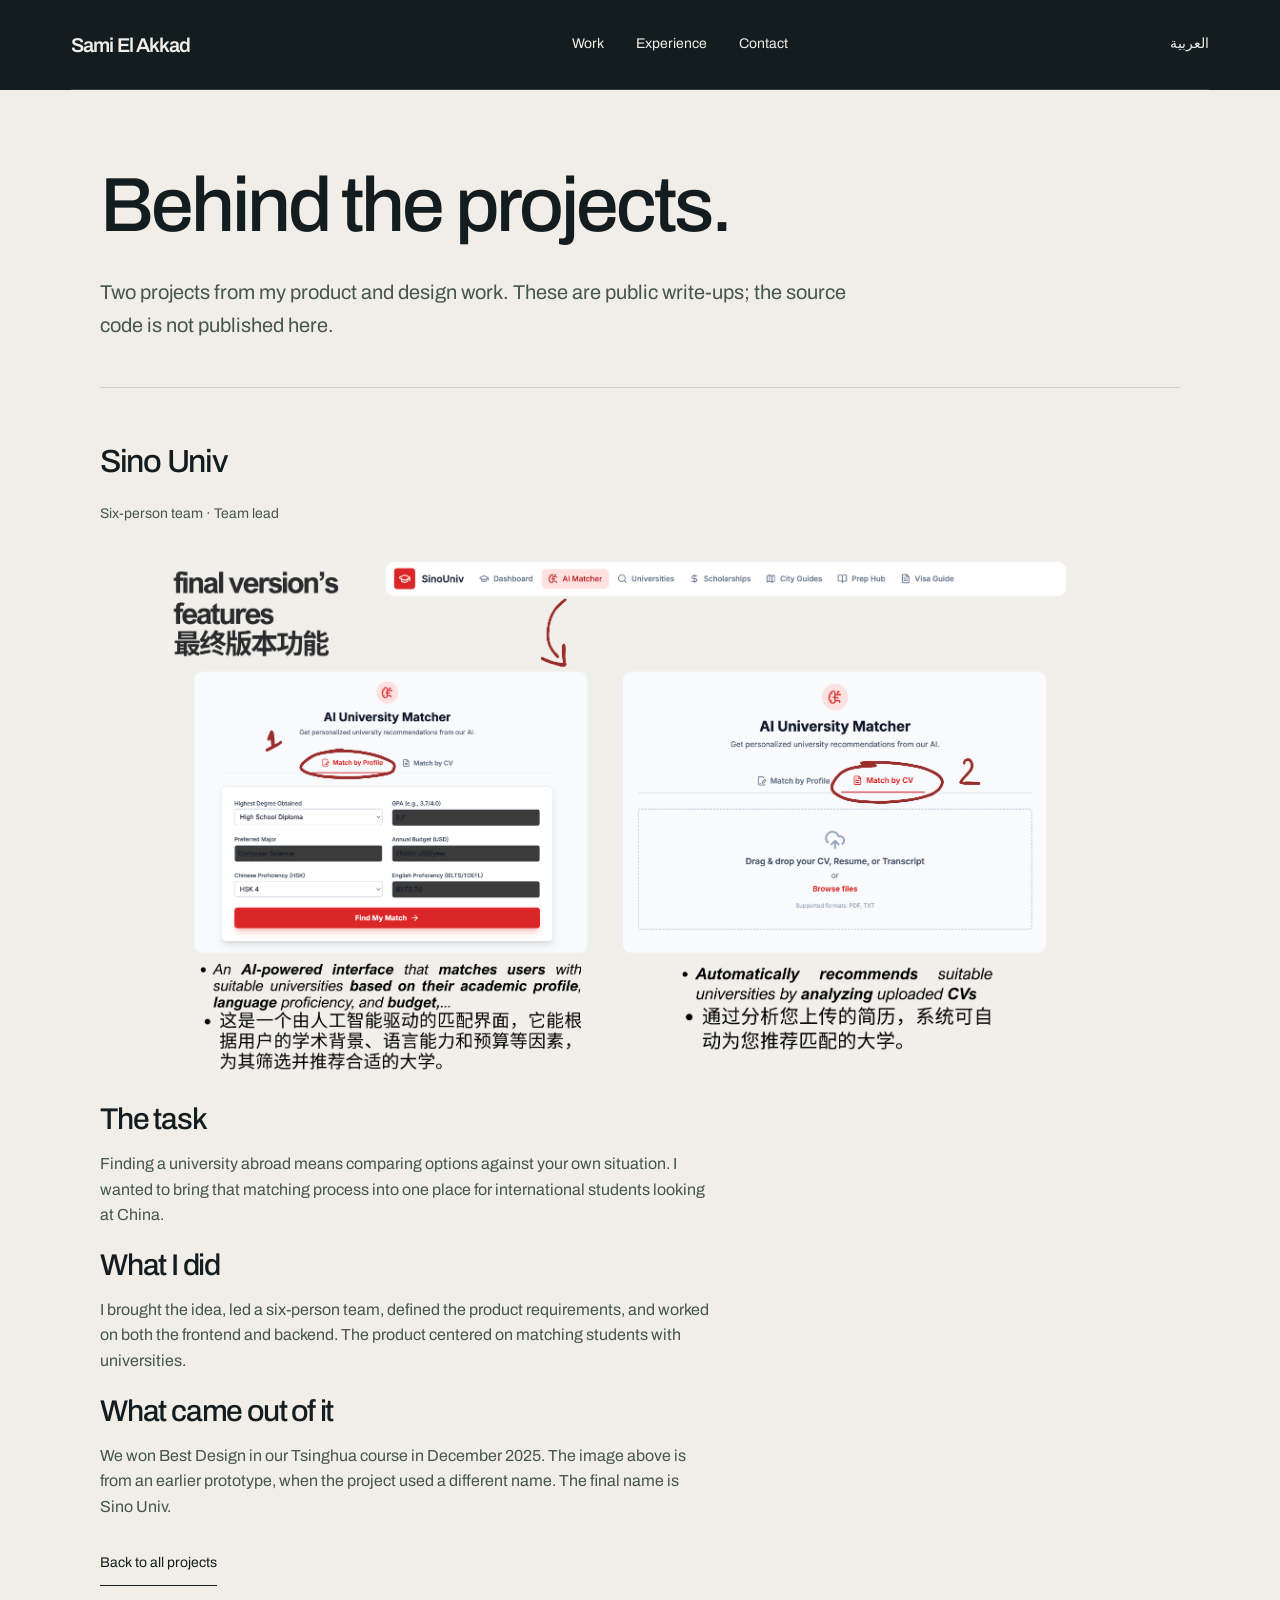
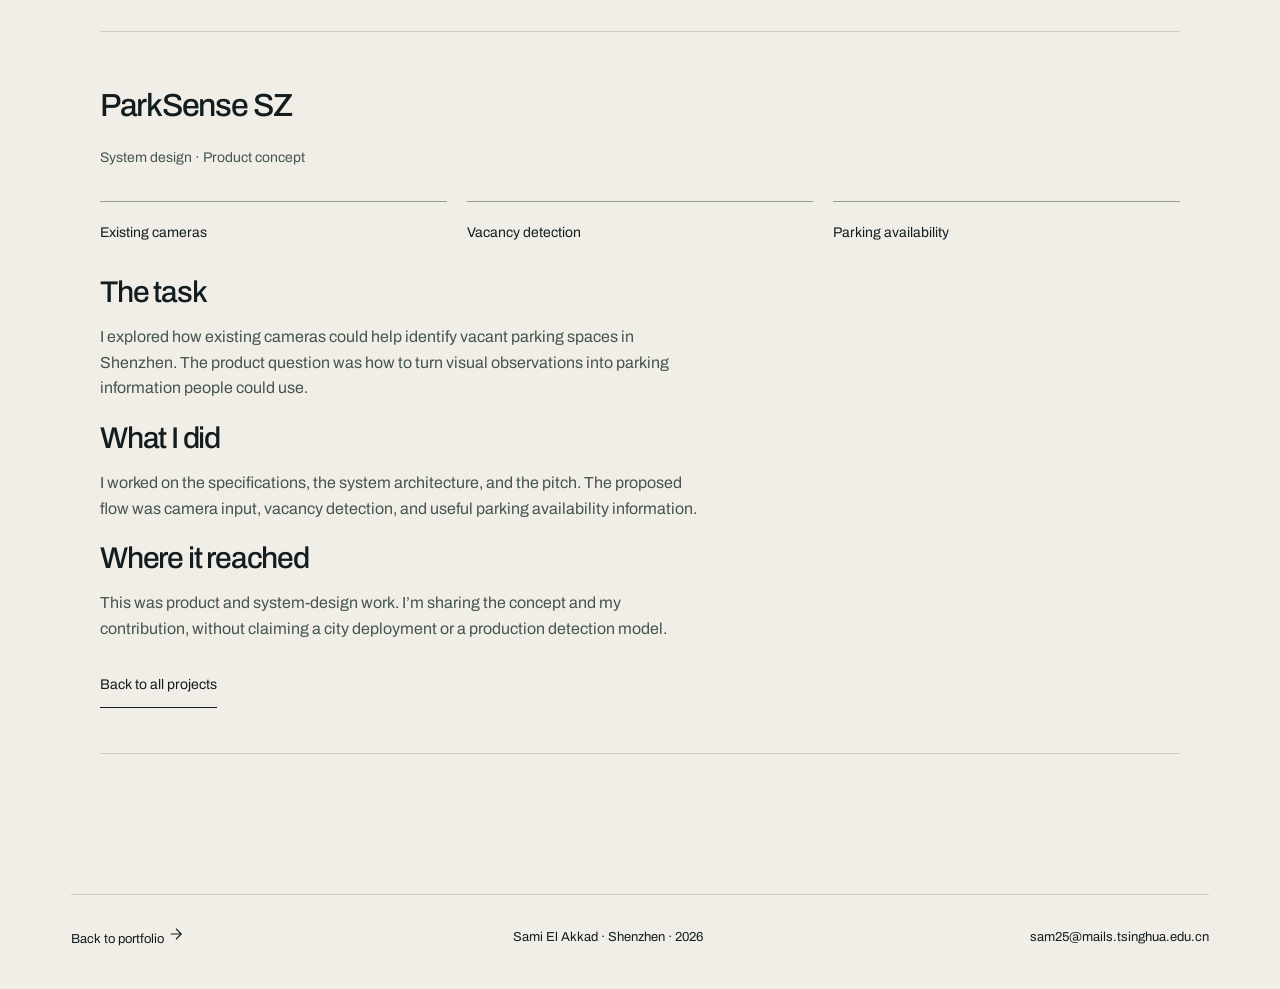
<file: project-notes.html>
<!doctype html>
<html lang="en" dir="ltr">
<head>
<meta charset="utf-8">
<meta name="viewport" content="width=device-width,initial-scale=1">
<meta name="theme-color" content="#131d20">
<title>Project stories — Sami El Akkad</title>
<meta name="description" content="Two project stories: leading the six-person Sino Univ team and designing the ParkSense SZ concept.">
<meta property="og:title" content="Project stories — Sami El Akkad">
<meta property="og:description" content="Two project stories: leading the six-person Sino Univ team and designing the ParkSense SZ concept.">
<meta property="og:type" content="article">
<meta property="og:image" content="https://samielakkad.github.io/assets/cover.jpg">
<link rel="stylesheet" href="assets/portfolio.css?v=20261120">
</head>
<body class="reading-body">
<a class="skip-link" href="#main">Skip to content</a>
<nav class="site-nav" aria-label="Main navigation"><div class="wrap nav-inner"><a class="nav-name" href="index.html">Sami El Akkad</a><div class="nav-links"><a href="index.html#projects">Work</a><a href="index.html#timeline">Experience</a><a href="index.html#contact">Contact</a></div><a class="nav-language" href="project-notes.ar.html">العربية</a></div></nav>
<main id="main" class="reading-page wrap">
<header class="reading-header"><h1>Behind the projects.</h1><p class="reading-lead">Two projects from my product and design work. These are public write-ups; the source code is not published here.</p></header>
<article class="project-note" id="sino-univ"><h2>Sino Univ</h2><p class="reading-meta">Six-person team · Team lead</p><figure><img alt="University matching interface from an earlier Sino Univ prototype" decoding="async" height="540" loading="lazy" src="assets/sinothrive.png" width="960"/></figure><div class="note-row"><h3>The task</h3><p>Finding a university abroad means comparing options against your own situation. I wanted to bring that matching process into one place for international students looking at China.</p></div><div class="note-row"><h3>What I did</h3><p>I brought the idea, led a six-person team, defined the product requirements, and worked on both the frontend and backend. The product centered on matching students with universities.</p></div><div class="note-row"><h3>What came out of it</h3><p>We won Best Design in our Tsinghua course in December 2025. The image above is from an earlier prototype, when the project used a different name. The final name is Sino Univ.</p></div><a class="text-link" href="index.html#projects">Back to all projects</a></article>
<article class="project-note" id="parksense"><h2>ParkSense SZ</h2><p class="reading-meta">System design · Product concept</p><ol aria-label="Proposed ParkSense system flow" class="concept-flow"><li>Existing cameras</li><li>Vacancy detection</li><li>Parking availability</li></ol><div class="note-row"><h3>The task</h3><p>I explored how existing cameras could help identify vacant parking spaces in Shenzhen. The product question was how to turn visual observations into parking information people could use.</p></div><div class="note-row"><h3>What I did</h3><p>I worked on the specifications, the system architecture, and the pitch. The proposed flow was camera input, vacancy detection, and useful parking availability information.</p></div><div class="note-row"><h3>Where it reached</h3><p>This was product and system-design work. I’m sharing the concept and my contribution, without claiming a city deployment or a production detection model.</p></div><a class="text-link" href="index.html#projects">Back to all projects</a></article>
</main>
<footer class="simple-footer wrap"><a href="index.html">Back to portfolio <svg class="arrow-icon" width="20" height="20" viewBox="0 0 24 24" fill="none" stroke="currentColor" stroke-width="1.5" aria-hidden="true"><path d="M5 12h14M12 5l7 7-7 7"/></svg></a><p>Sami El Akkad · Shenzhen · 2026</p><a href="mailto:sam25@mails.tsinghua.edu.cn">sam25@mails.tsinghua.edu.cn</a></footer>
</body>
</html>
</file>
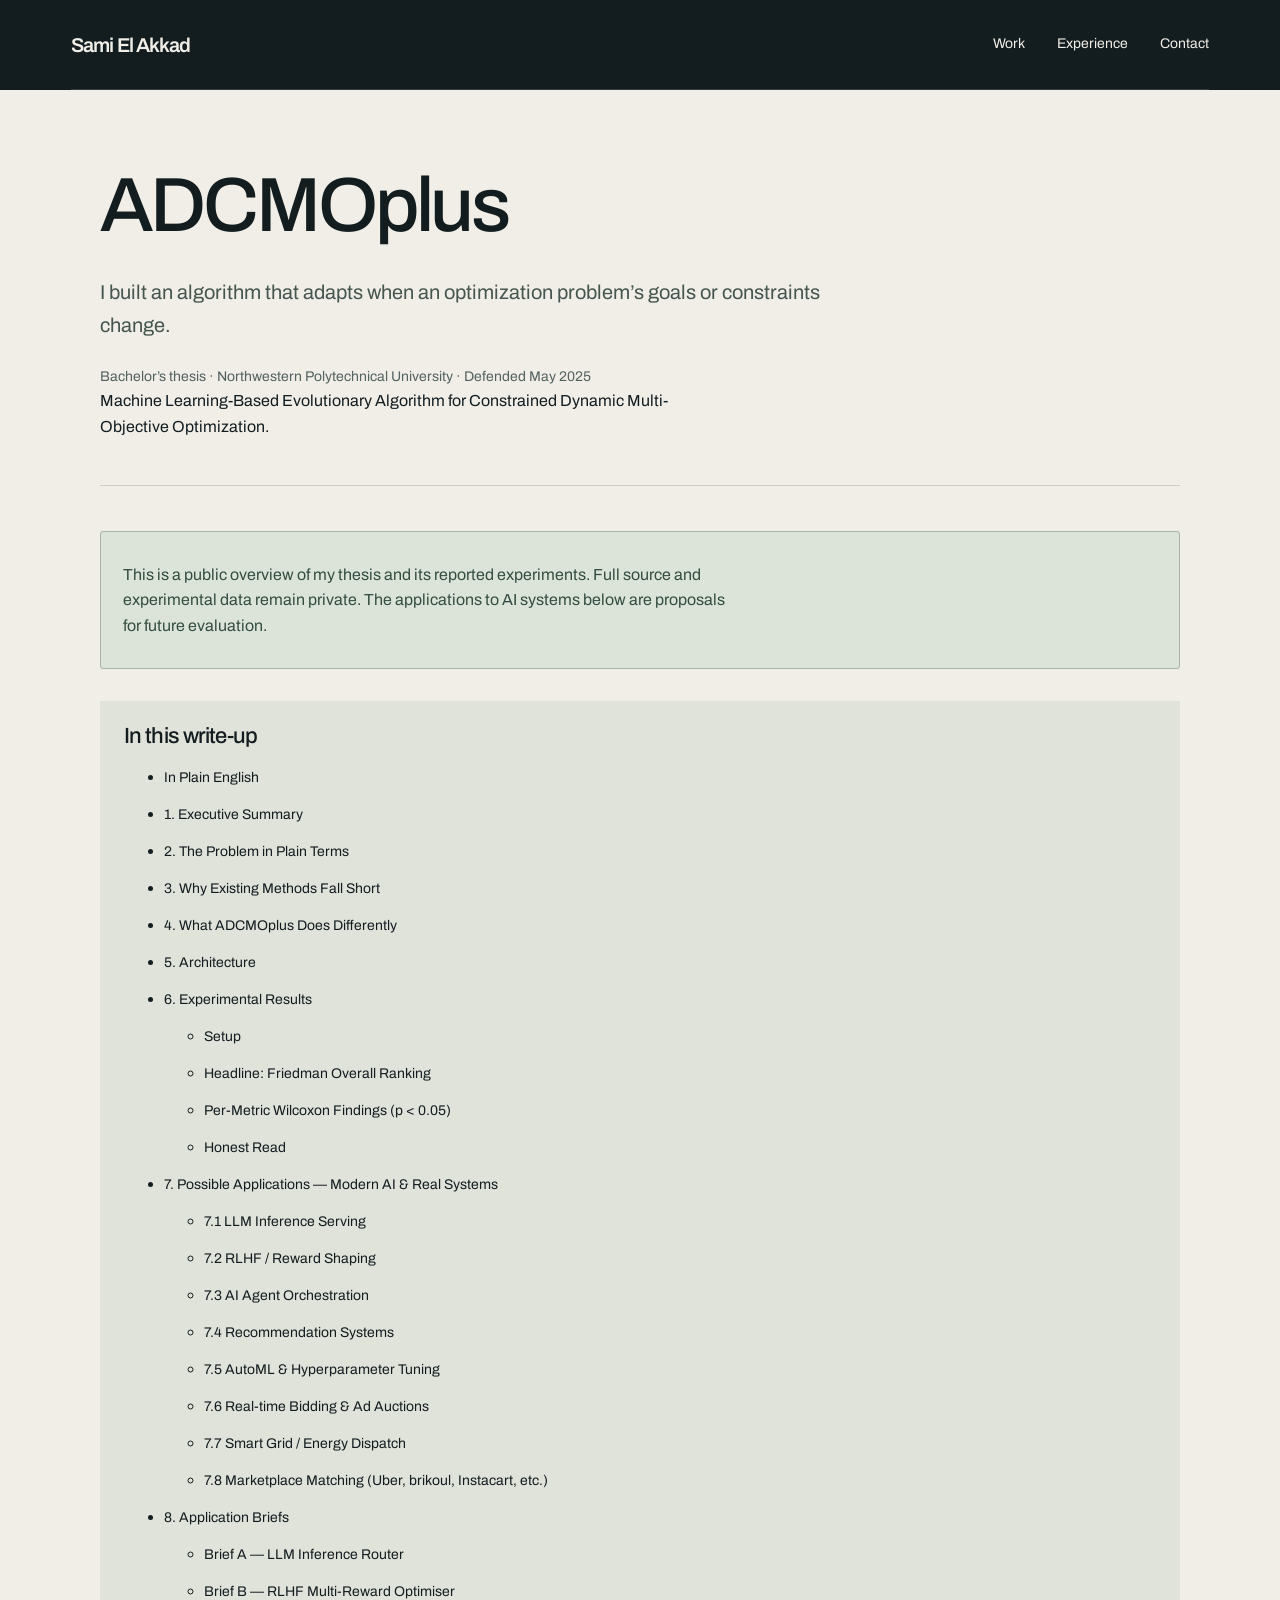
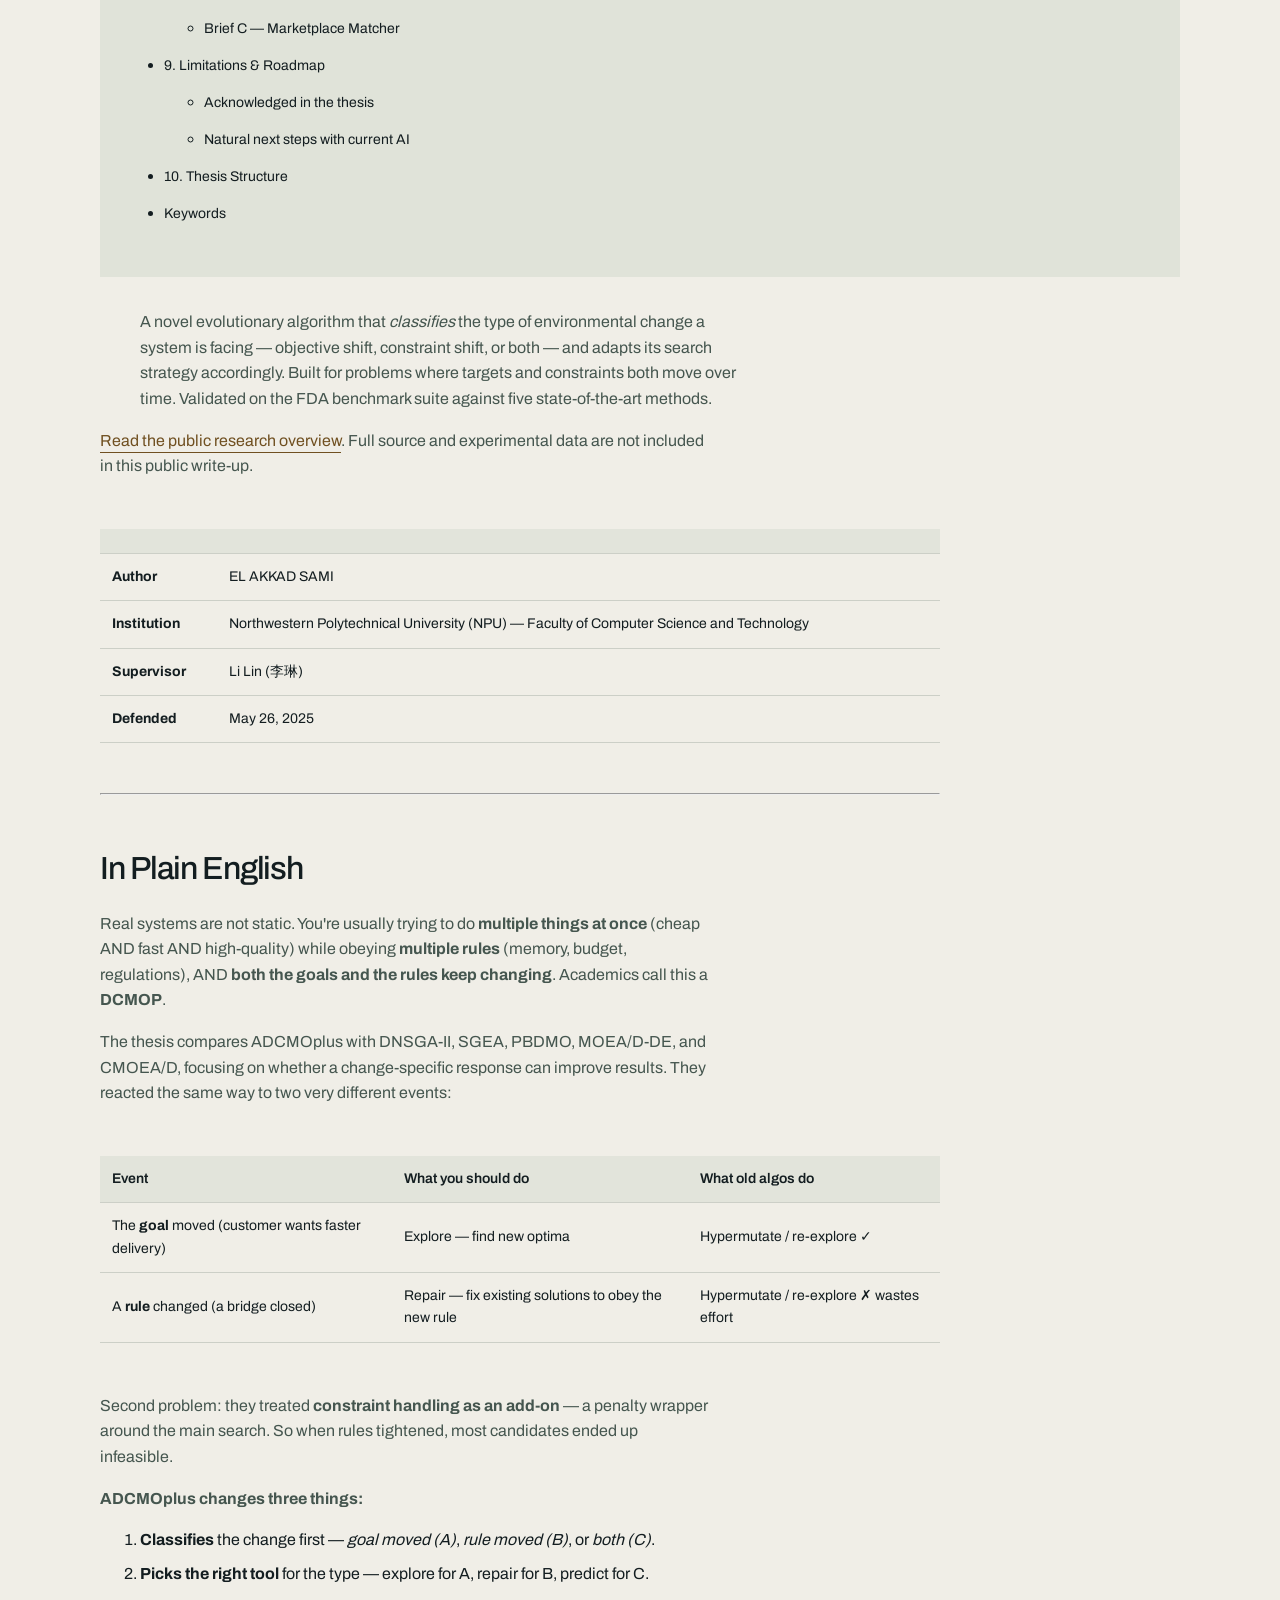
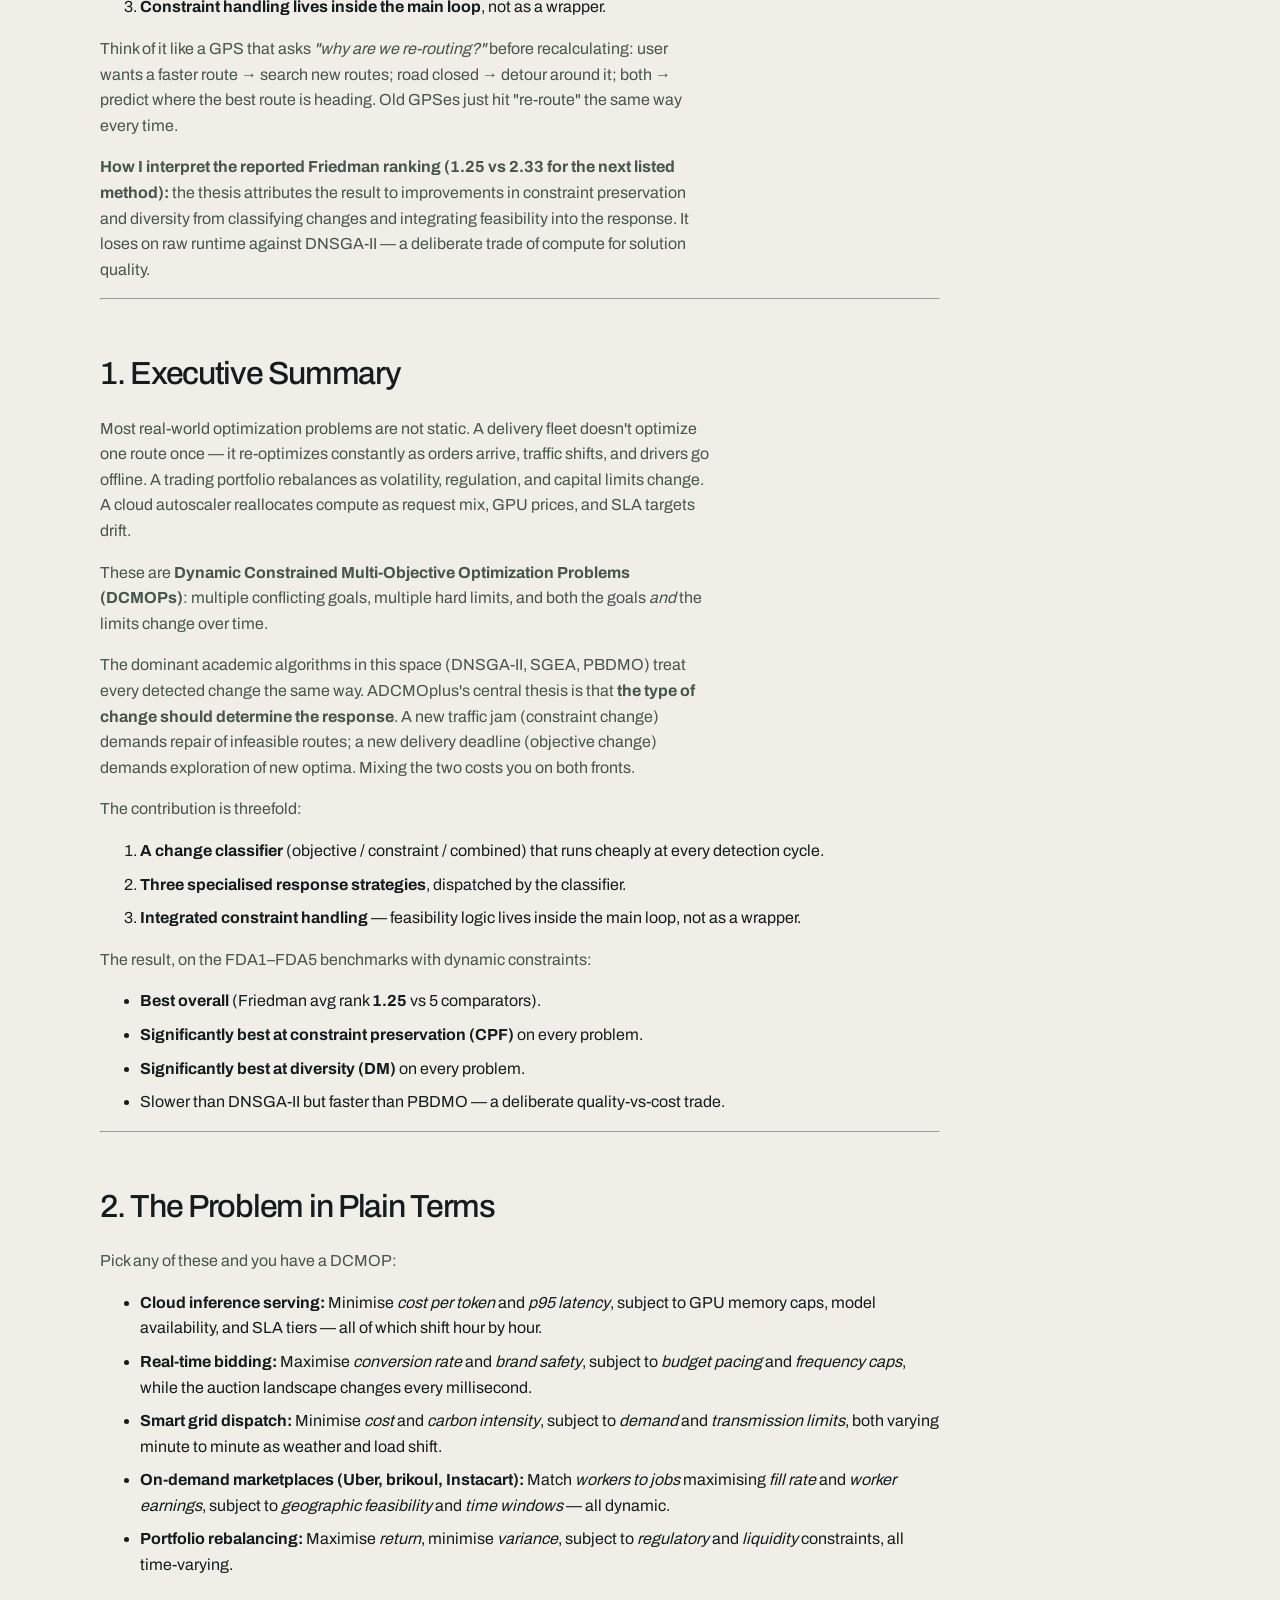
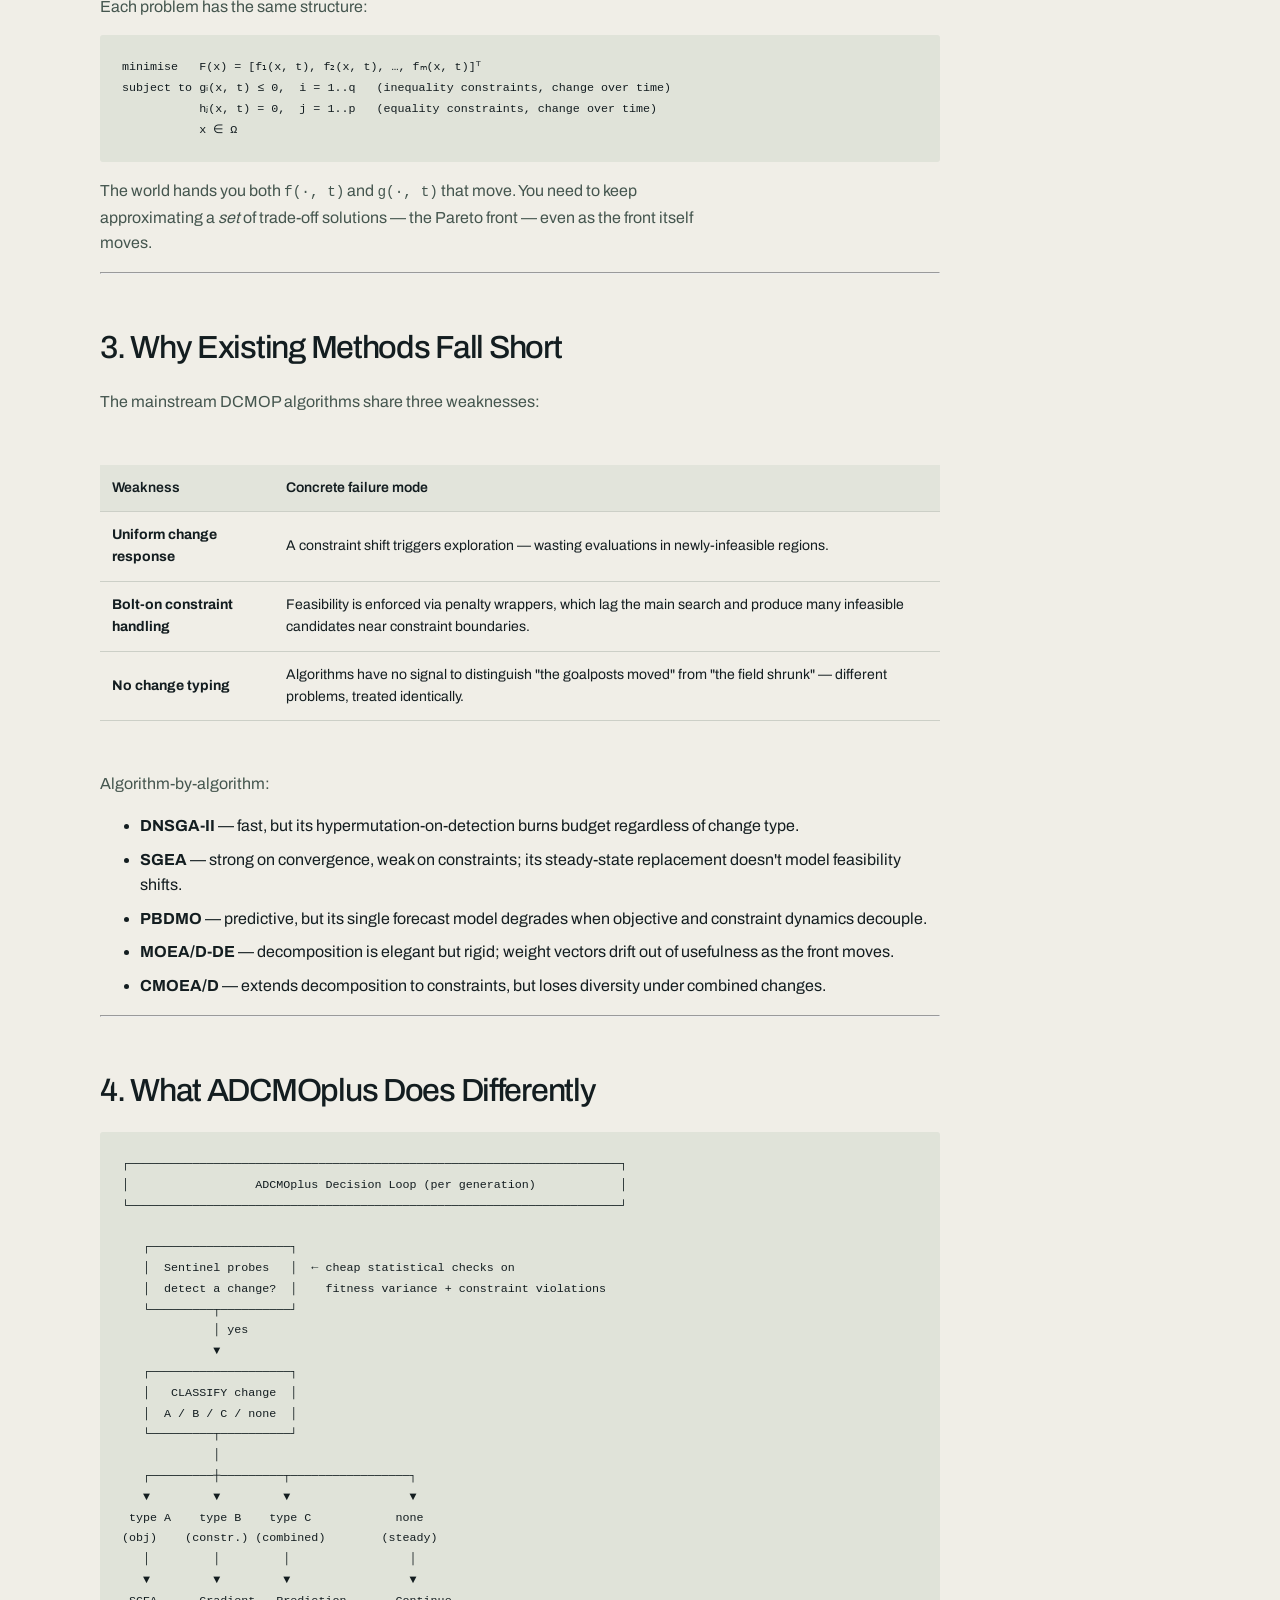
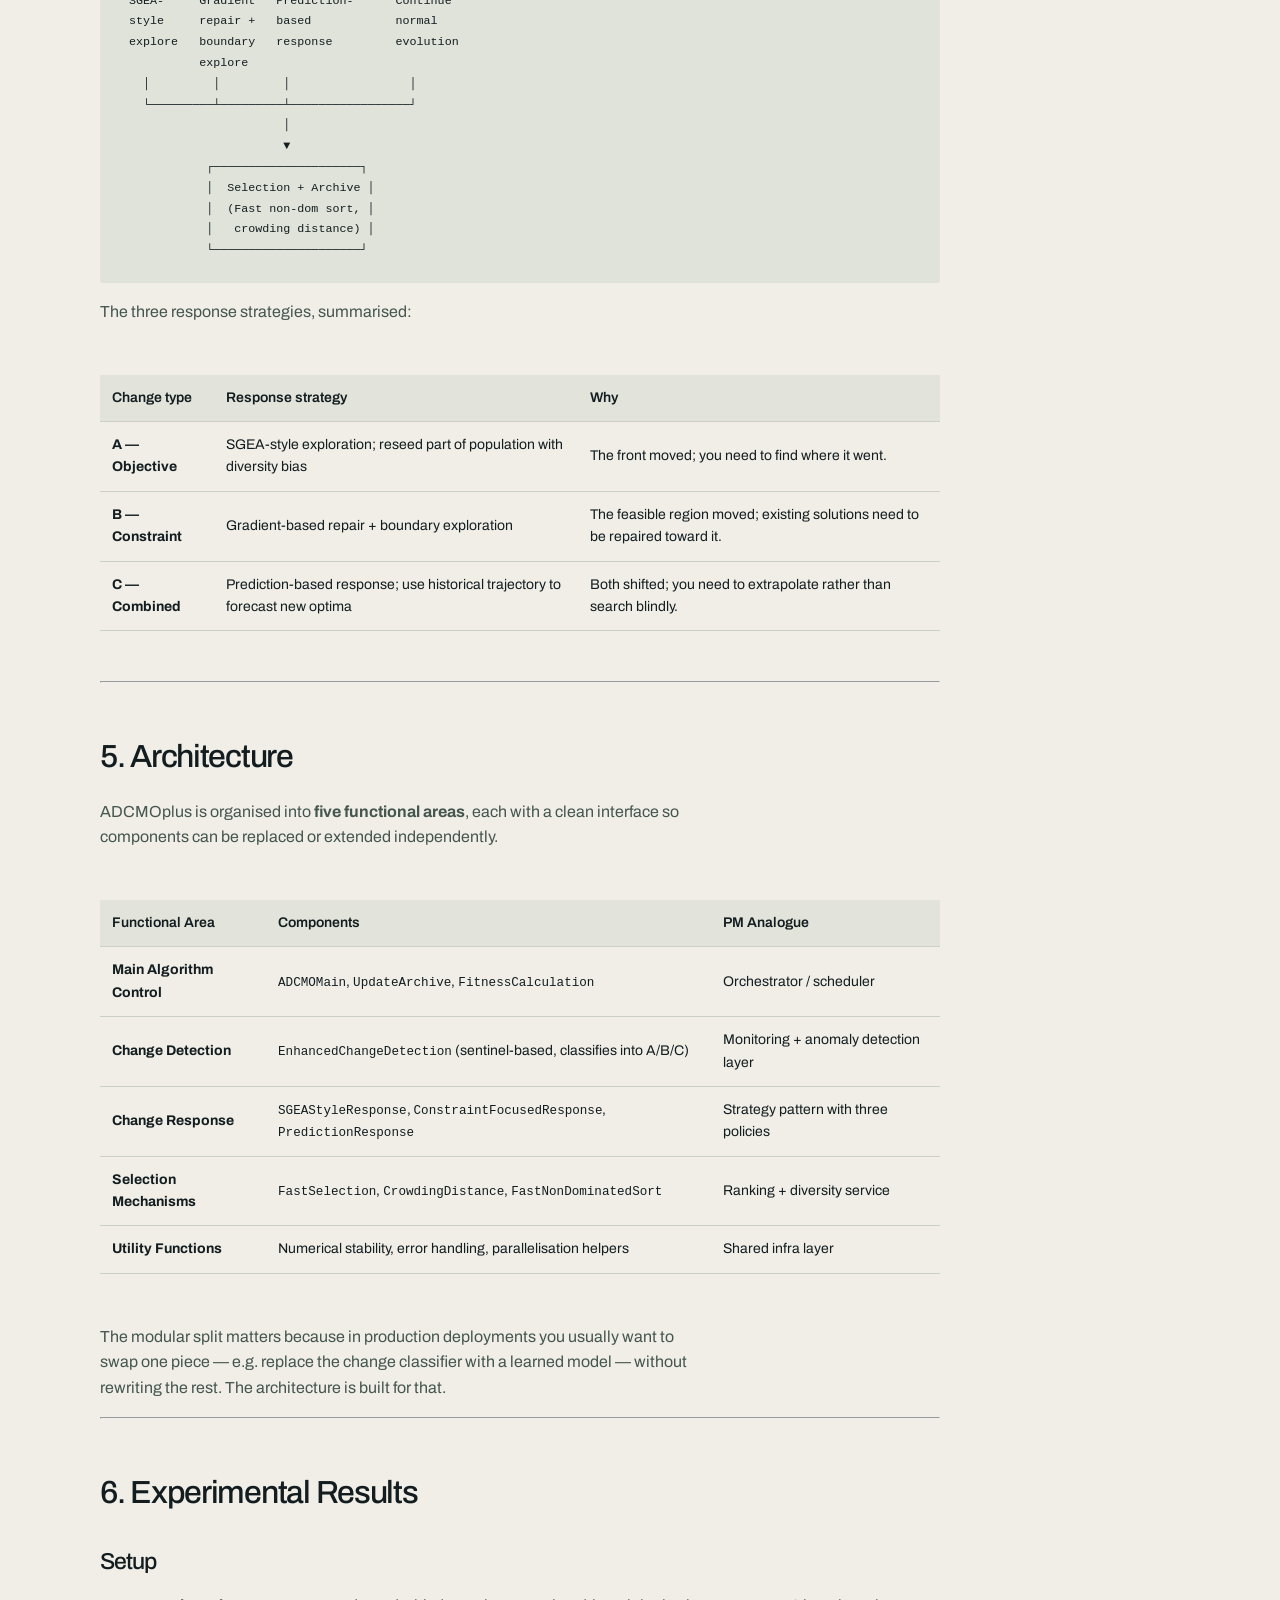
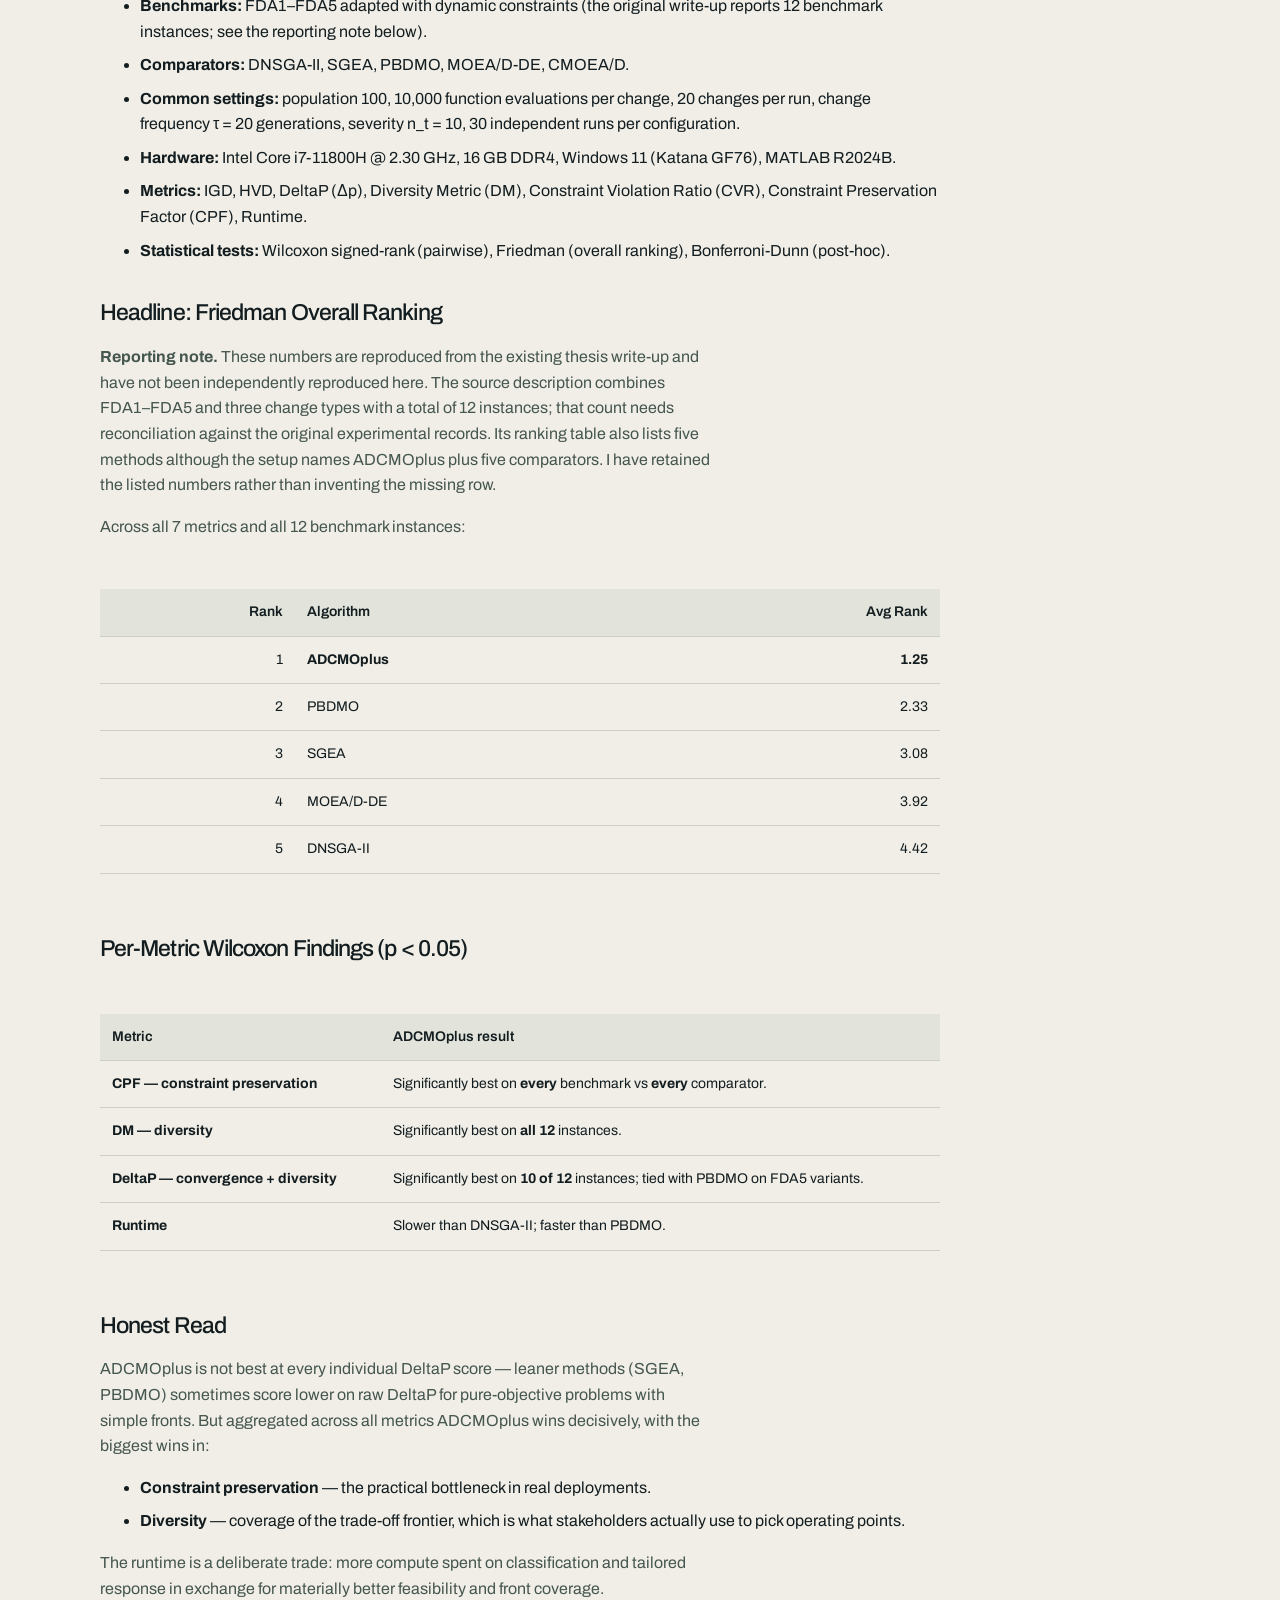
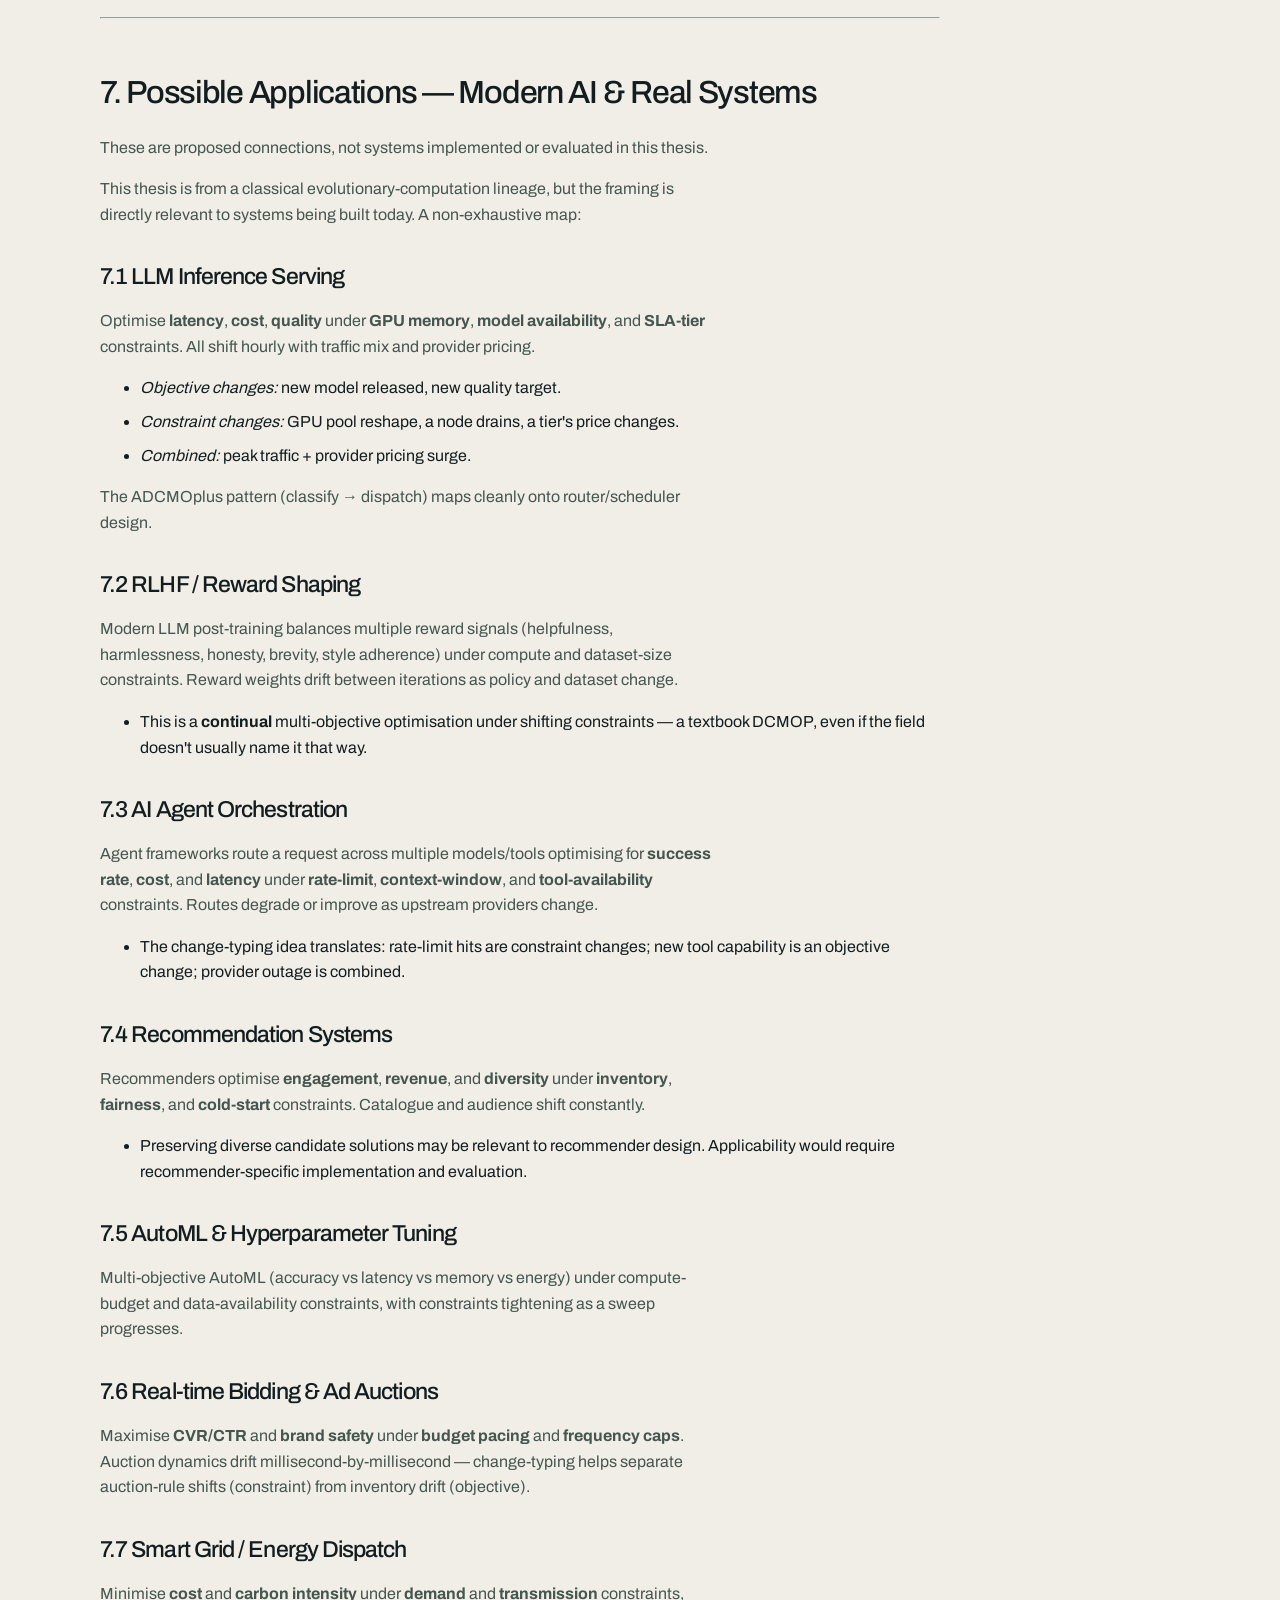
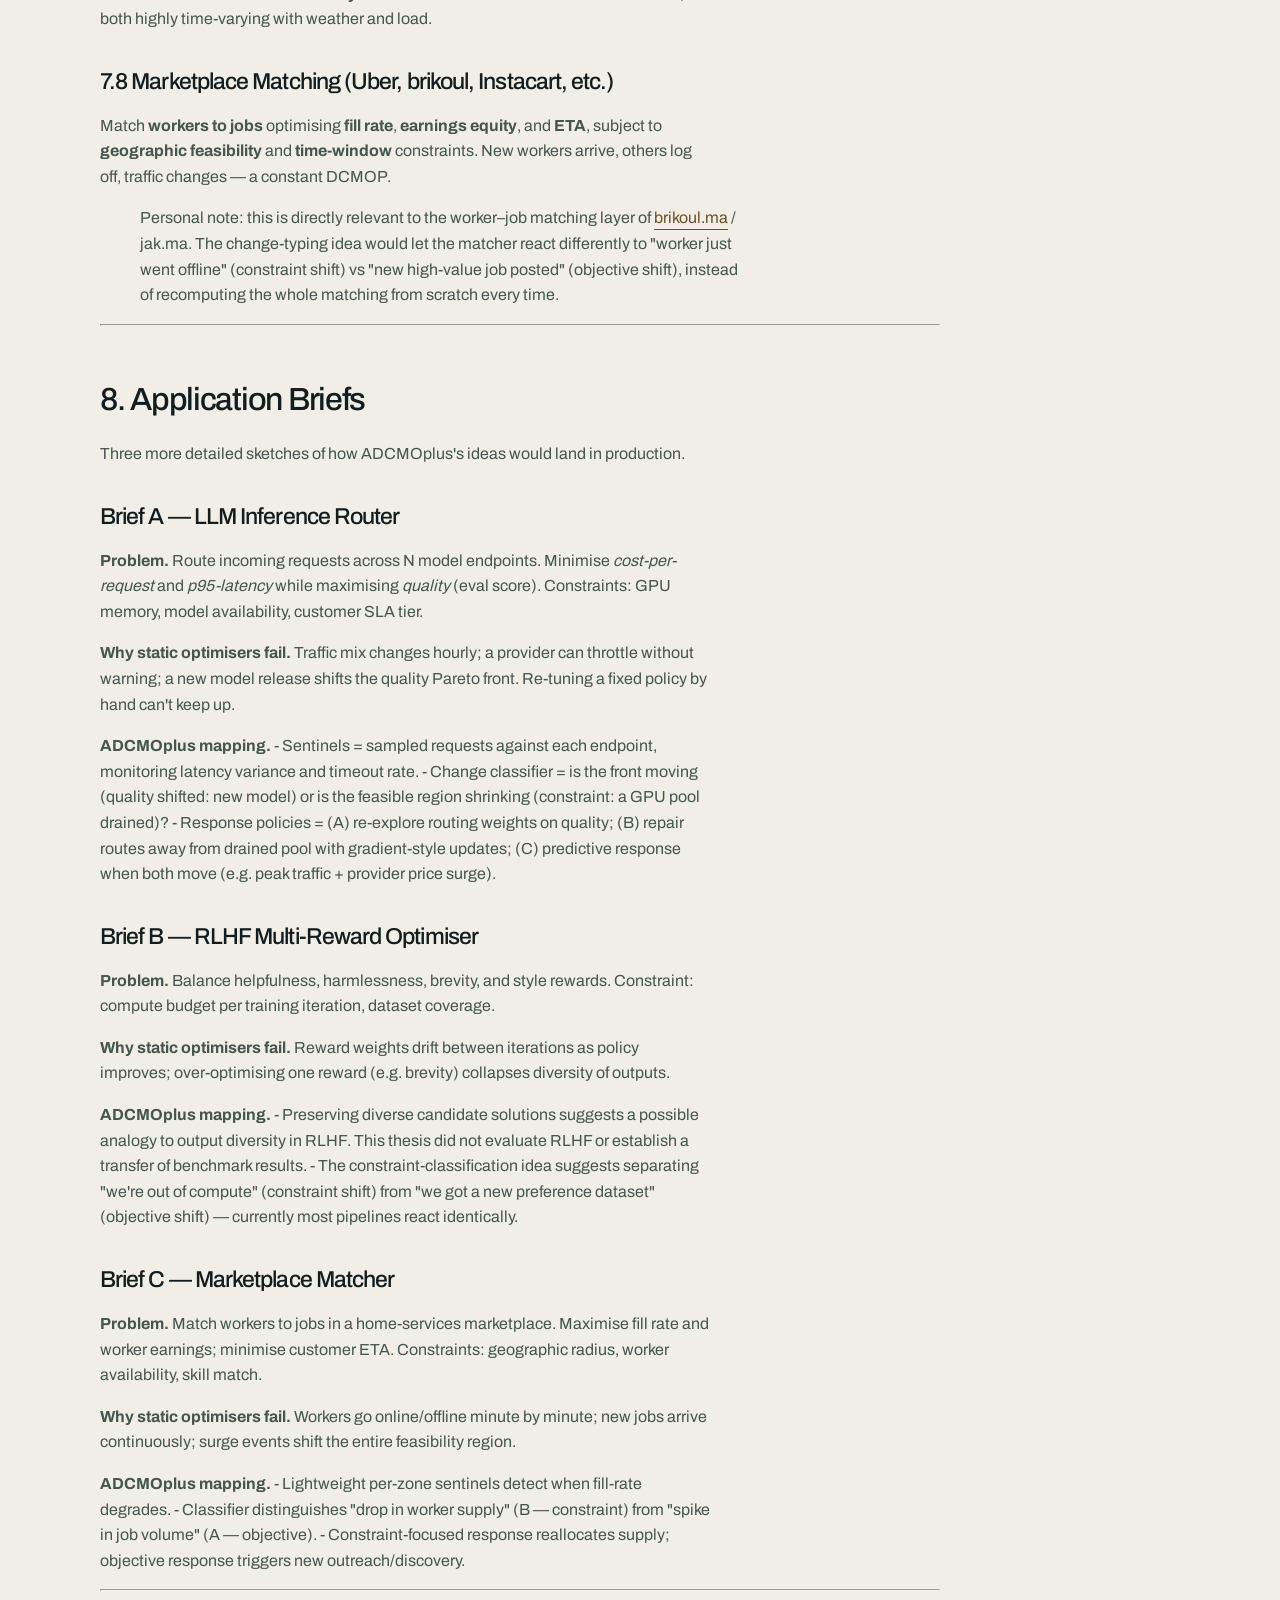
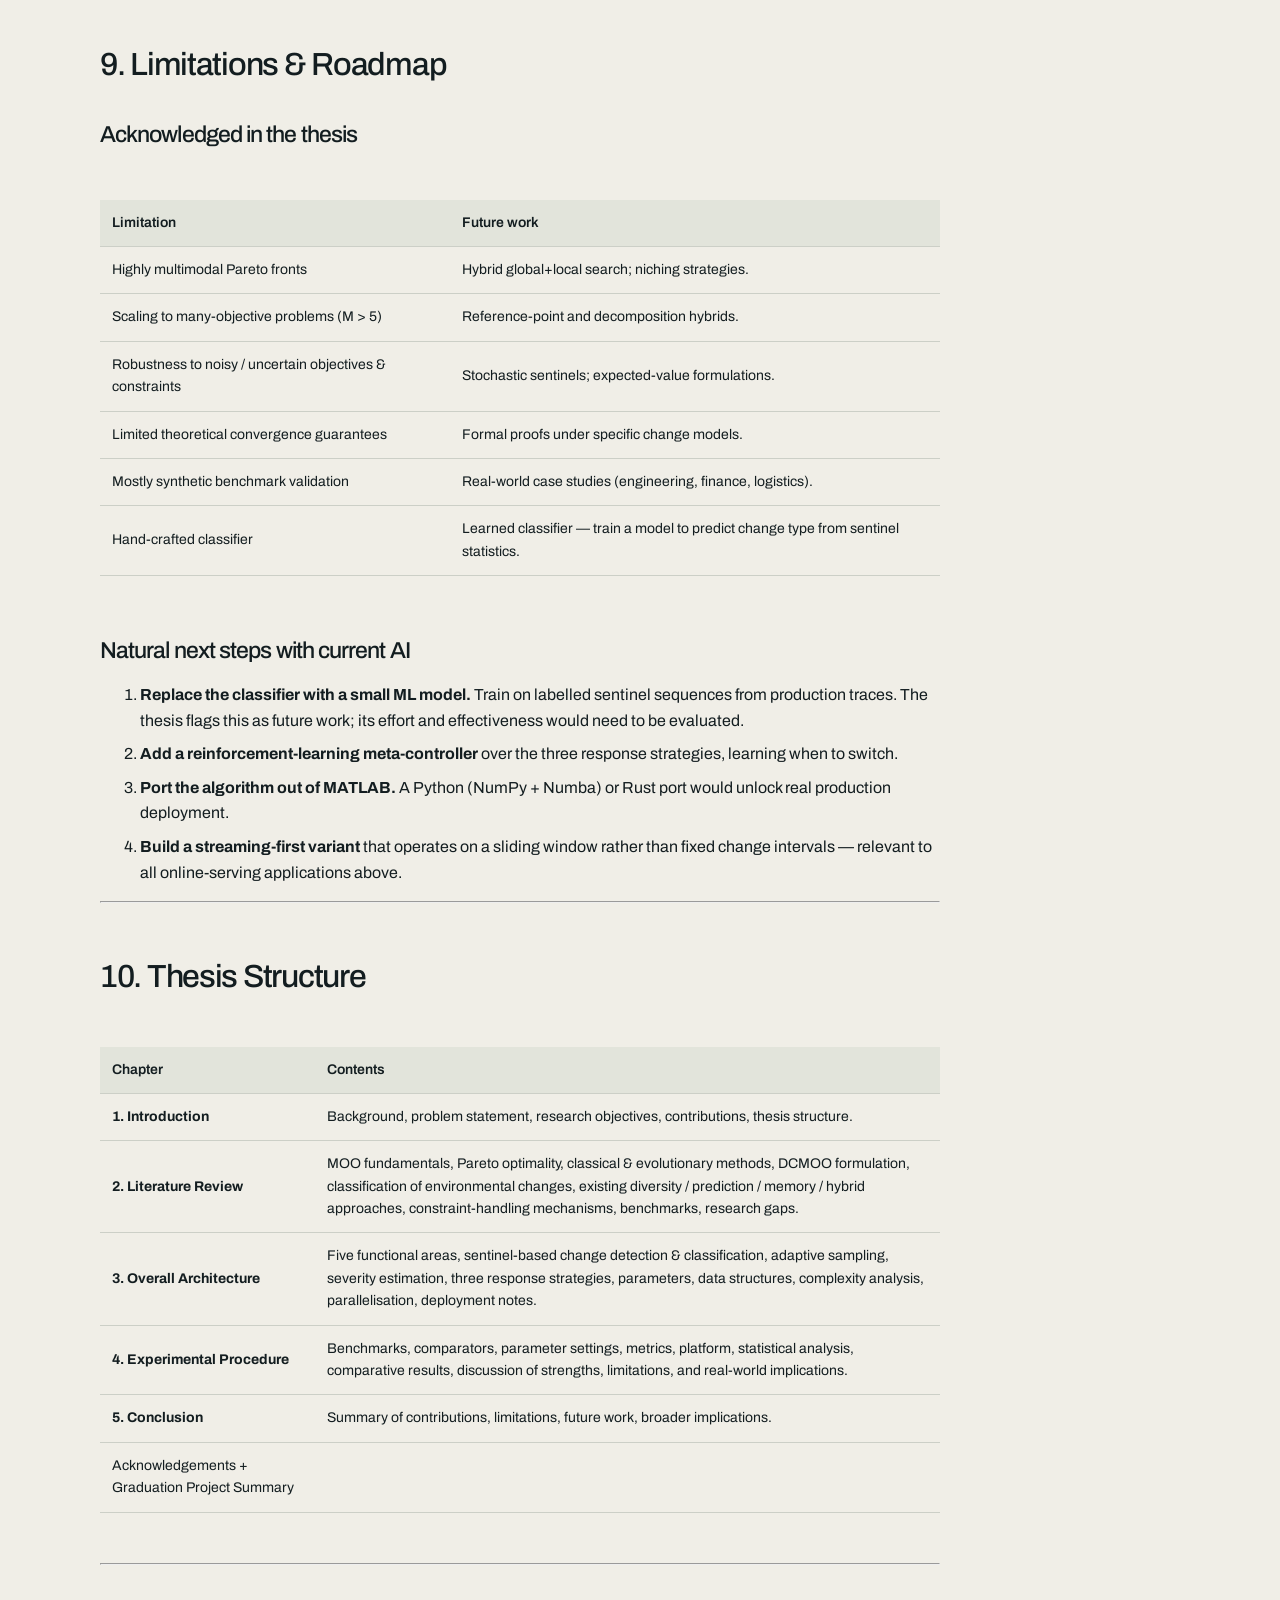
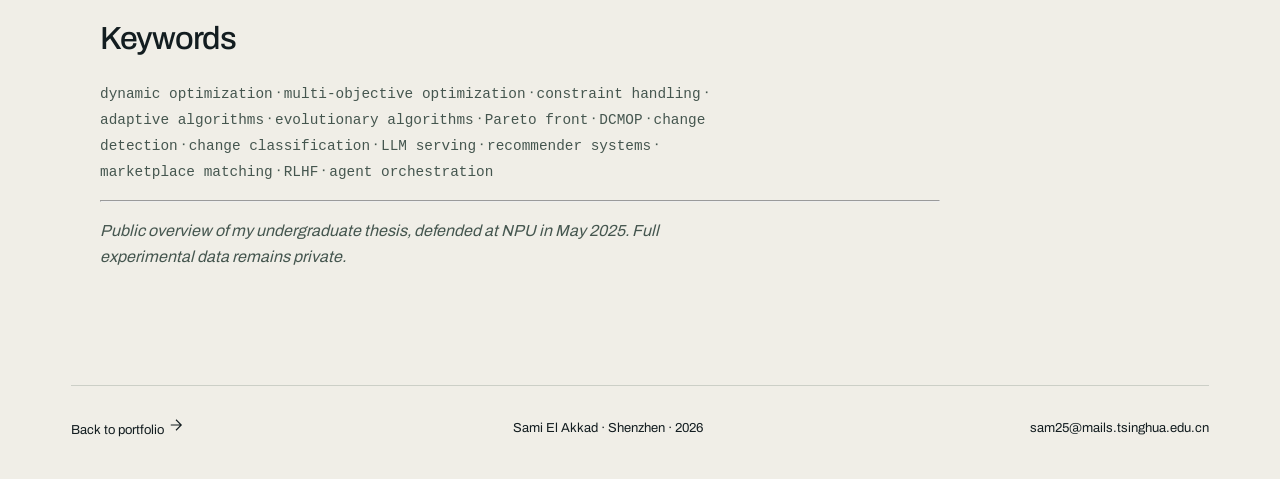
<file: thesis.html>
<!doctype html>
<html lang="en" dir="ltr">
<head>
<meta charset="utf-8">
<meta name="viewport" content="width=device-width,initial-scale=1">
<meta name="theme-color" content="#131d20">
<title>ADCMOplus — Sami El Akkad’s undergraduate thesis</title>
<meta name="description" content="My undergraduate research on change detection and adaptive responses for dynamic constrained multi-objective optimization.">
<meta property="og:title" content="ADCMOplus — Sami El Akkad’s undergraduate thesis">
<meta property="og:description" content="My undergraduate research on change detection and adaptive responses for dynamic constrained multi-objective optimization.">
<meta property="og:type" content="article">
<meta property="og:image" content="https://samielakkad.github.io/assets/cover.jpg">
<link rel="stylesheet" href="assets/portfolio.css?v=20261120">
</head>
<body class="reading-body">
<a class="skip-link" href="#main">Skip to content</a>
<nav class="site-nav" aria-label="Main navigation"><div class="wrap nav-inner"><a class="nav-name" href="index.html">Sami El Akkad</a><div class="nav-links"><a href="index.html#projects">Work</a><a href="index.html#timeline">Experience</a><a href="index.html#contact">Contact</a></div></div></nav>
<main id="main" class="reading-page wrap">
<header class="reading-header">
<h1>ADCMOplus</h1>
<p class="reading-lead">I built an algorithm that adapts when an optimization problem’s goals or constraints change.</p>
<p class="reading-meta">Bachelor’s thesis · Northwestern Polytechnical University · Defended May 2025</p>
<p>Machine Learning-Based Evolutionary Algorithm for Constrained Dynamic Multi-Objective Optimization.</p>
</header>
<aside class="research-note" aria-label="Scope of this write-up"><p>This is a public overview of my thesis and its reported experiments. Full source and experimental data remain private. The applications to AI systems below are proposals for future evaluation.</p></aside>
<nav class="reading-index" aria-label="On this page"><h2>In this write-up</h2><div class="toc">
<ul>
<li><a href="#in-plain-english">In Plain English</a></li>
<li><a href="#1-executive-summary">1. Executive Summary</a></li>
<li><a href="#2-the-problem-in-plain-terms">2. The Problem in Plain Terms</a></li>
<li><a href="#3-why-existing-methods-fall-short">3. Why Existing Methods Fall Short</a></li>
<li><a href="#4-what-adcmoplus-does-differently">4. What ADCMOplus Does Differently</a></li>
<li><a href="#5-architecture">5. Architecture</a></li>
<li><a href="#6-experimental-results">6. Experimental Results</a><ul>
<li><a href="#setup">Setup</a></li>
<li><a href="#headline-friedman-overall-ranking">Headline: Friedman Overall Ranking</a></li>
<li><a href="#per-metric-wilcoxon-findings-p-005">Per-Metric Wilcoxon Findings (p &lt; 0.05)</a></li>
<li><a href="#honest-read">Honest Read</a></li>
</ul>
</li>
<li><a href="#7-possible-applications-modern-ai-real-systems">7. Possible Applications — Modern AI &amp; Real Systems</a><ul>
<li><a href="#71-llm-inference-serving">7.1 LLM Inference Serving</a></li>
<li><a href="#72-rlhf-reward-shaping">7.2 RLHF / Reward Shaping</a></li>
<li><a href="#73-ai-agent-orchestration">7.3 AI Agent Orchestration</a></li>
<li><a href="#74-recommendation-systems">7.4 Recommendation Systems</a></li>
<li><a href="#75-automl-hyperparameter-tuning">7.5 AutoML &amp; Hyperparameter Tuning</a></li>
<li><a href="#76-real-time-bidding-ad-auctions">7.6 Real-time Bidding &amp; Ad Auctions</a></li>
<li><a href="#77-smart-grid-energy-dispatch">7.7 Smart Grid / Energy Dispatch</a></li>
<li><a href="#78-marketplace-matching-uber-brikoul-instacart-etc">7.8 Marketplace Matching (Uber, brikoul, Instacart, etc.)</a></li>
</ul>
</li>
<li><a href="#8-application-briefs">8. Application Briefs</a><ul>
<li><a href="#brief-a-llm-inference-router">Brief A — LLM Inference Router</a></li>
<li><a href="#brief-b-rlhf-multi-reward-optimiser">Brief B — RLHF Multi-Reward Optimiser</a></li>
<li><a href="#brief-c-marketplace-matcher">Brief C — Marketplace Matcher</a></li>
</ul>
</li>
<li><a href="#9-limitations-roadmap">9. Limitations &amp; Roadmap</a><ul>
<li><a href="#acknowledged-in-the-thesis">Acknowledged in the thesis</a></li>
<li><a href="#natural-next-steps-with-current-ai">Natural next steps with current AI</a></li>
</ul>
</li>
<li><a href="#10-thesis-structure">10. Thesis Structure</a></li>
<li><a href="#keywords">Keywords</a></li>
</ul>
</div>
</nav>
<article class="reading-content"><blockquote>
<p>A novel evolutionary algorithm that <em>classifies</em> the type of environmental change a system is facing — objective shift, constraint shift, or both — and adapts its search strategy accordingly. Built for problems where targets and constraints both move over time. Validated on the FDA benchmark suite against five state-of-the-art methods.</p>
</blockquote>
<p><a href="https://github.com/Samielakkad/AI-Optimization-ADCMOplus-NWPU" rel="noopener noreferrer">Read the public research overview</a>. Full source and experimental data are not included in this public write-up.</p>
<div aria-label="Thesis data table" class="table-scroll" role="region" tabindex="0"><table>
<thead>
<tr>
<th></th>
<th></th>
</tr>
</thead>
<tbody>
<tr>
<td><strong>Author</strong></td>
<td>EL AKKAD SAMI</td>
</tr>
<tr>
<td><strong>Institution</strong></td>
<td>Northwestern Polytechnical University (NPU) — Faculty of Computer Science and Technology</td>
</tr>
<tr>
<td><strong>Supervisor</strong></td>
<td>Li Lin (李琳)</td>
</tr>
<tr>
<td><strong>Defended</strong></td>
<td>May 26, 2025</td>
</tr>
</tbody>
</table></div>
<hr/>
<h2 id="in-plain-english">In Plain English</h2>
<p>Real systems are not static. You're usually trying to do <strong>multiple things at once</strong> (cheap AND fast AND high-quality) while obeying <strong>multiple rules</strong> (memory, budget, regulations), AND <strong>both the goals and the rules keep changing</strong>. Academics call this a <strong>DCMOP</strong>.</p>
<p>The thesis compares ADCMOplus with DNSGA-II, SGEA, PBDMO, MOEA/D-DE, and CMOEA/D, focusing on whether a change-specific response can improve results. They reacted the same way to two very different events:</p>
<div aria-label="Thesis data table" class="table-scroll" role="region" tabindex="0"><table>
<thead>
<tr>
<th>Event</th>
<th>What you should do</th>
<th>What old algos do</th>
</tr>
</thead>
<tbody>
<tr>
<td>The <strong>goal</strong> moved (customer wants faster delivery)</td>
<td>Explore — find new optima</td>
<td>Hypermutate / re-explore ✓</td>
</tr>
<tr>
<td>A <strong>rule</strong> changed (a bridge closed)</td>
<td>Repair — fix existing solutions to obey the new rule</td>
<td>Hypermutate / re-explore ✗ wastes effort</td>
</tr>
</tbody>
</table></div>
<p>Second problem: they treated <strong>constraint handling as an add-on</strong> — a penalty wrapper around the main search. So when rules tightened, most candidates ended up infeasible.</p>
<p><strong>ADCMOplus changes three things:</strong></p>
<ol>
<li><strong>Classifies</strong> the change first — <em>goal moved (A)</em>, <em>rule moved (B)</em>, or <em>both (C)</em>.</li>
<li><strong>Picks the right tool</strong> for the type — explore for A, repair for B, predict for C.</li>
<li><strong>Constraint handling lives inside the main loop</strong>, not as a wrapper.</li>
</ol>
<p>Think of it like a GPS that asks <em>"why are we re-routing?"</em> before recalculating: user wants a faster route → search new routes; road closed → detour around it; both → predict where the best route is heading. Old GPSes just hit "re-route" the same way every time.</p>
<p><strong>How I interpret the reported Friedman ranking (1.25 vs 2.33 for the next listed method):</strong> the thesis attributes the result to improvements in constraint preservation and diversity from classifying changes and integrating feasibility into the response. It loses on raw runtime against DNSGA-II — a deliberate trade of compute for solution quality.</p>
<hr/>
<h2 id="1-executive-summary">1. Executive Summary</h2>
<p>Most real-world optimization problems are not static. A delivery fleet doesn't optimize one route once — it re-optimizes constantly as orders arrive, traffic shifts, and drivers go offline. A trading portfolio rebalances as volatility, regulation, and capital limits change. A cloud autoscaler reallocates compute as request mix, GPU prices, and SLA targets drift.</p>
<p>These are <strong>Dynamic Constrained Multi-Objective Optimization Problems (DCMOPs)</strong>: multiple conflicting goals, multiple hard limits, and both the goals <em>and</em> the limits change over time.</p>
<p>The dominant academic algorithms in this space (DNSGA-II, SGEA, PBDMO) treat every detected change the same way. ADCMOplus's central thesis is that <strong>the type of change should determine the response</strong>. A new traffic jam (constraint change) demands repair of infeasible routes; a new delivery deadline (objective change) demands exploration of new optima. Mixing the two costs you on both fronts.</p>
<p>The contribution is threefold:</p>
<ol>
<li><strong>A change classifier</strong> (objective / constraint / combined) that runs cheaply at every detection cycle.</li>
<li><strong>Three specialised response strategies</strong>, dispatched by the classifier.</li>
<li><strong>Integrated constraint handling</strong> — feasibility logic lives inside the main loop, not as a wrapper.</li>
</ol>
<p>The result, on the FDA1–FDA5 benchmarks with dynamic constraints:</p>
<ul>
<li><strong>Best overall</strong> (Friedman avg rank <strong>1.25</strong> vs 5 comparators).</li>
<li><strong>Significantly best at constraint preservation (CPF)</strong> on every problem.</li>
<li><strong>Significantly best at diversity (DM)</strong> on every problem.</li>
<li>Slower than DNSGA-II but faster than PBDMO — a deliberate quality-vs-cost trade.</li>
</ul>
<hr/>
<h2 id="2-the-problem-in-plain-terms">2. The Problem in Plain Terms</h2>
<p>Pick any of these and you have a DCMOP:</p>
<ul>
<li><strong>Cloud inference serving:</strong> Minimise <em>cost per token</em> and <em>p95 latency</em>, subject to GPU memory caps, model availability, and SLA tiers — all of which shift hour by hour.</li>
<li><strong>Real-time bidding:</strong> Maximise <em>conversion rate</em> and <em>brand safety</em>, subject to <em>budget pacing</em> and <em>frequency caps</em>, while the auction landscape changes every millisecond.</li>
<li><strong>Smart grid dispatch:</strong> Minimise <em>cost</em> and <em>carbon intensity</em>, subject to <em>demand</em> and <em>transmission limits</em>, both varying minute to minute as weather and load shift.</li>
<li><strong>On-demand marketplaces (Uber, brikoul, Instacart):</strong> Match <em>workers to jobs</em> maximising <em>fill rate</em> and <em>worker earnings</em>, subject to <em>geographic feasibility</em> and <em>time windows</em> — all dynamic.</li>
<li><strong>Portfolio rebalancing:</strong> Maximise <em>return</em>, minimise <em>variance</em>, subject to <em>regulatory</em> and <em>liquidity</em> constraints, all time-varying.</li>
</ul>
<p>Each problem has the same structure:</p>
<pre tabindex="0"><code>minimise   F(x) = [f₁(x, t), f₂(x, t), …, fₘ(x, t)]ᵀ
subject to gᵢ(x, t) ≤ 0,  i = 1..q   (inequality constraints, change over time)
           hⱼ(x, t) = 0,  j = 1..p   (equality constraints, change over time)
           x ∈ Ω
</code></pre>
<p>The world hands you both <code>f(·, t)</code> and <code>g(·, t)</code> that move. You need to keep approximating a <em>set</em> of trade-off solutions — the Pareto front — even as the front itself moves.</p>
<hr/>
<h2 id="3-why-existing-methods-fall-short">3. Why Existing Methods Fall Short</h2>
<p>The mainstream DCMOP algorithms share three weaknesses:</p>
<div aria-label="Thesis data table" class="table-scroll" role="region" tabindex="0"><table>
<thead>
<tr>
<th>Weakness</th>
<th>Concrete failure mode</th>
</tr>
</thead>
<tbody>
<tr>
<td><strong>Uniform change response</strong></td>
<td>A constraint shift triggers exploration — wasting evaluations in newly-infeasible regions.</td>
</tr>
<tr>
<td><strong>Bolt-on constraint handling</strong></td>
<td>Feasibility is enforced via penalty wrappers, which lag the main search and produce many infeasible candidates near constraint boundaries.</td>
</tr>
<tr>
<td><strong>No change typing</strong></td>
<td>Algorithms have no signal to distinguish "the goalposts moved" from "the field shrunk" — different problems, treated identically.</td>
</tr>
</tbody>
</table></div>
<p>Algorithm-by-algorithm:</p>
<ul>
<li><strong>DNSGA-II</strong> — fast, but its hypermutation-on-detection burns budget regardless of change type.</li>
<li><strong>SGEA</strong> — strong on convergence, weak on constraints; its steady-state replacement doesn't model feasibility shifts.</li>
<li><strong>PBDMO</strong> — predictive, but its single forecast model degrades when objective and constraint dynamics decouple.</li>
<li><strong>MOEA/D-DE</strong> — decomposition is elegant but rigid; weight vectors drift out of usefulness as the front moves.</li>
<li><strong>CMOEA/D</strong> — extends decomposition to constraints, but loses diversity under combined changes.</li>
</ul>
<hr/>
<h2 id="4-what-adcmoplus-does-differently">4. What ADCMOplus Does Differently</h2>
<pre tabindex="0"><code>┌──────────────────────────────────────────────────────────────────────┐
│                  ADCMOplus Decision Loop (per generation)            │
└──────────────────────────────────────────────────────────────────────┘

   ┌────────────────────┐
   │  Sentinel probes   │  ← cheap statistical checks on
   │  detect a change?  │    fitness variance + constraint violations
   └─────────┬──────────┘
             │ yes
             ▼
   ┌────────────────────┐
   │   CLASSIFY change  │
   │  A / B / C / none  │
   └─────────┬──────────┘
             │
   ┌─────────┼─────────┬─────────────────┐
   ▼         ▼         ▼                 ▼
 type A    type B    type C            none
(obj)    (constr.) (combined)        (steady)
   │         │         │                 │
   ▼         ▼         ▼                 ▼
 SGEA-     Gradient   Prediction-      Continue
 style     repair +   based            normal
 explore   boundary   response         evolution
           explore
   │         │         │                 │
   └─────────┴─────────┴─────────────────┘
                       │
                       ▼
            ┌─────────────────────┐
            │  Selection + Archive │
            │  (Fast non-dom sort, │
            │   crowding distance) │
            └─────────────────────┘
</code></pre>
<p>The three response strategies, summarised:</p>
<div aria-label="Thesis data table" class="table-scroll" role="region" tabindex="0"><table>
<thead>
<tr>
<th>Change type</th>
<th>Response strategy</th>
<th>Why</th>
</tr>
</thead>
<tbody>
<tr>
<td><strong>A — Objective</strong></td>
<td>SGEA-style exploration; reseed part of population with diversity bias</td>
<td>The front moved; you need to find where it went.</td>
</tr>
<tr>
<td><strong>B — Constraint</strong></td>
<td>Gradient-based repair + boundary exploration</td>
<td>The feasible region moved; existing solutions need to be repaired toward it.</td>
</tr>
<tr>
<td><strong>C — Combined</strong></td>
<td>Prediction-based response; use historical trajectory to forecast new optima</td>
<td>Both shifted; you need to extrapolate rather than search blindly.</td>
</tr>
</tbody>
</table></div>
<hr/>
<h2 id="5-architecture">5. Architecture</h2>
<p>ADCMOplus is organised into <strong>five functional areas</strong>, each with a clean interface so components can be replaced or extended independently.</p>
<div aria-label="Thesis data table" class="table-scroll" role="region" tabindex="0"><table>
<thead>
<tr>
<th>Functional Area</th>
<th>Components</th>
<th>PM Analogue</th>
</tr>
</thead>
<tbody>
<tr>
<td><strong>Main Algorithm Control</strong></td>
<td><code>ADCMOMain</code>, <code>UpdateArchive</code>, <code>FitnessCalculation</code></td>
<td>Orchestrator / scheduler</td>
</tr>
<tr>
<td><strong>Change Detection</strong></td>
<td><code>EnhancedChangeDetection</code> (sentinel-based, classifies into A/B/C)</td>
<td>Monitoring + anomaly detection layer</td>
</tr>
<tr>
<td><strong>Change Response</strong></td>
<td><code>SGEAStyleResponse</code>, <code>ConstraintFocusedResponse</code>, <code>PredictionResponse</code></td>
<td>Strategy pattern with three policies</td>
</tr>
<tr>
<td><strong>Selection Mechanisms</strong></td>
<td><code>FastSelection</code>, <code>CrowdingDistance</code>, <code>FastNonDominatedSort</code></td>
<td>Ranking + diversity service</td>
</tr>
<tr>
<td><strong>Utility Functions</strong></td>
<td>Numerical stability, error handling, parallelisation helpers</td>
<td>Shared infra layer</td>
</tr>
</tbody>
</table></div>
<p>The modular split matters because in production deployments you usually want to swap one piece — e.g. replace the change classifier with a learned model — without rewriting the rest. The architecture is built for that.</p>
<hr/>
<h2 id="6-experimental-results">6. Experimental Results</h2>
<h3 id="setup">Setup</h3>
<ul>
<li><strong>Benchmarks:</strong> FDA1–FDA5 adapted with dynamic constraints (the original write-up reports 12 benchmark instances; see the reporting note below).</li>
<li><strong>Comparators:</strong> DNSGA-II, SGEA, PBDMO, MOEA/D-DE, CMOEA/D.</li>
<li><strong>Common settings:</strong> population 100, 10,000 function evaluations per change, 20 changes per run, change frequency τ = 20 generations, severity n_t = 10, 30 independent runs per configuration.</li>
<li><strong>Hardware:</strong> Intel Core i7-11800H @ 2.30 GHz, 16 GB DDR4, Windows 11 (Katana GF76), MATLAB R2024B.</li>
<li><strong>Metrics:</strong> IGD, HVD, DeltaP (Δp), Diversity Metric (DM), Constraint Violation Ratio (CVR), Constraint Preservation Factor (CPF), Runtime.</li>
<li><strong>Statistical tests:</strong> Wilcoxon signed-rank (pairwise), Friedman (overall ranking), Bonferroni-Dunn (post-hoc).</li>
</ul>
<h3 id="headline-friedman-overall-ranking">Headline: Friedman Overall Ranking</h3>
<p><strong>Reporting note.</strong> These numbers are reproduced from the existing thesis write-up and have not been independently reproduced here. The source description combines FDA1–FDA5 and three change types with a total of 12 instances; that count needs reconciliation against the original experimental records. Its ranking table also lists five methods although the setup names ADCMOplus plus five comparators. I have retained the listed numbers rather than inventing the missing row.</p>
<p>Across all 7 metrics and all 12 benchmark instances:</p>
<div aria-label="Thesis data table" class="table-scroll" role="region" tabindex="0"><table>
<thead>
<tr>
<th style="text-align: right;">Rank</th>
<th>Algorithm</th>
<th style="text-align: right;">Avg Rank</th>
</tr>
</thead>
<tbody>
<tr>
<td style="text-align: right;">1</td>
<td><strong>ADCMOplus</strong></td>
<td style="text-align: right;"><strong>1.25</strong></td>
</tr>
<tr>
<td style="text-align: right;">2</td>
<td>PBDMO</td>
<td style="text-align: right;">2.33</td>
</tr>
<tr>
<td style="text-align: right;">3</td>
<td>SGEA</td>
<td style="text-align: right;">3.08</td>
</tr>
<tr>
<td style="text-align: right;">4</td>
<td>MOEA/D-DE</td>
<td style="text-align: right;">3.92</td>
</tr>
<tr>
<td style="text-align: right;">5</td>
<td>DNSGA-II</td>
<td style="text-align: right;">4.42</td>
</tr>
</tbody>
</table></div>
<h3 id="per-metric-wilcoxon-findings-p-005">Per-Metric Wilcoxon Findings (p &lt; 0.05)</h3>
<div aria-label="Thesis data table" class="table-scroll" role="region" tabindex="0"><table>
<thead>
<tr>
<th>Metric</th>
<th>ADCMOplus result</th>
</tr>
</thead>
<tbody>
<tr>
<td><strong>CPF — constraint preservation</strong></td>
<td>Significantly best on <strong>every</strong> benchmark vs <strong>every</strong> comparator.</td>
</tr>
<tr>
<td><strong>DM — diversity</strong></td>
<td>Significantly best on <strong>all 12</strong> instances.</td>
</tr>
<tr>
<td><strong>DeltaP — convergence + diversity</strong></td>
<td>Significantly best on <strong>10 of 12</strong> instances; tied with PBDMO on FDA5 variants.</td>
</tr>
<tr>
<td><strong>Runtime</strong></td>
<td>Slower than DNSGA-II; faster than PBDMO.</td>
</tr>
</tbody>
</table></div>
<h3 id="honest-read">Honest Read</h3>
<p>ADCMOplus is not best at every individual DeltaP score — leaner methods (SGEA, PBDMO) sometimes score lower on raw DeltaP for pure-objective problems with simple fronts. But aggregated across all metrics ADCMOplus wins decisively, with the biggest wins in:</p>
<ul>
<li><strong>Constraint preservation</strong> — the practical bottleneck in real deployments.</li>
<li><strong>Diversity</strong> — coverage of the trade-off frontier, which is what stakeholders actually use to pick operating points.</li>
</ul>
<p>The runtime is a deliberate trade: more compute spent on classification and tailored response in exchange for materially better feasibility and front coverage.</p>
<hr/>
<h2 id="7-possible-applications-modern-ai-real-systems">7. Possible Applications — Modern AI &amp; Real Systems</h2>
<p>These are proposed connections, not systems implemented or evaluated in this thesis.</p>
<p>This thesis is from a classical evolutionary-computation lineage, but the framing is directly relevant to systems being built today. A non-exhaustive map:</p>
<h3 id="71-llm-inference-serving">7.1 LLM Inference Serving</h3>
<p>Optimise <strong>latency</strong>, <strong>cost</strong>, <strong>quality</strong> under <strong>GPU memory</strong>, <strong>model availability</strong>, and <strong>SLA-tier</strong> constraints. All shift hourly with traffic mix and provider pricing.</p>
<ul>
<li><em>Objective changes:</em> new model released, new quality target.</li>
<li><em>Constraint changes:</em> GPU pool reshape, a node drains, a tier's price changes.</li>
<li><em>Combined:</em> peak traffic + provider pricing surge.</li>
</ul>
<p>The ADCMOplus pattern (classify → dispatch) maps cleanly onto router/scheduler design.</p>
<h3 id="72-rlhf-reward-shaping">7.2 RLHF / Reward Shaping</h3>
<p>Modern LLM post-training balances multiple reward signals (helpfulness, harmlessness, honesty, brevity, style adherence) under compute and dataset-size constraints. Reward weights drift between iterations as policy and dataset change.</p>
<ul>
<li>This is a <strong>continual</strong> multi-objective optimisation under shifting constraints — a textbook DCMOP, even if the field doesn't usually name it that way.</li>
</ul>
<h3 id="73-ai-agent-orchestration">7.3 AI Agent Orchestration</h3>
<p>Agent frameworks route a request across multiple models/tools optimising for <strong>success rate</strong>, <strong>cost</strong>, and <strong>latency</strong> under <strong>rate-limit</strong>, <strong>context-window</strong>, and <strong>tool-availability</strong> constraints. Routes degrade or improve as upstream providers change.</p>
<ul>
<li>The change-typing idea translates: rate-limit hits are constraint changes; new tool capability is an objective change; provider outage is combined.</li>
</ul>
<h3 id="74-recommendation-systems">7.4 Recommendation Systems</h3>
<p>Recommenders optimise <strong>engagement</strong>, <strong>revenue</strong>, and <strong>diversity</strong> under <strong>inventory</strong>, <strong>fairness</strong>, and <strong>cold-start</strong> constraints. Catalogue and audience shift constantly.</p>
<ul>
<li>Preserving diverse candidate solutions may be relevant to recommender design. Applicability would require recommender-specific implementation and evaluation.</li>
</ul>
<h3 id="75-automl-hyperparameter-tuning">7.5 AutoML &amp; Hyperparameter Tuning</h3>
<p>Multi-objective AutoML (accuracy vs latency vs memory vs energy) under compute-budget and data-availability constraints, with constraints tightening as a sweep progresses.</p>
<h3 id="76-real-time-bidding-ad-auctions">7.6 Real-time Bidding &amp; Ad Auctions</h3>
<p>Maximise <strong>CVR/CTR</strong> and <strong>brand safety</strong> under <strong>budget pacing</strong> and <strong>frequency caps</strong>. Auction dynamics drift millisecond-by-millisecond — change-typing helps separate auction-rule shifts (constraint) from inventory drift (objective).</p>
<h3 id="77-smart-grid-energy-dispatch">7.7 Smart Grid / Energy Dispatch</h3>
<p>Minimise <strong>cost</strong> and <strong>carbon intensity</strong> under <strong>demand</strong> and <strong>transmission</strong> constraints, both highly time-varying with weather and load.</p>
<h3 id="78-marketplace-matching-uber-brikoul-instacart-etc">7.8 Marketplace Matching (Uber, brikoul, Instacart, etc.)</h3>
<p>Match <strong>workers to jobs</strong> optimising <strong>fill rate</strong>, <strong>earnings equity</strong>, and <strong>ETA</strong>, subject to <strong>geographic feasibility</strong> and <strong>time-window</strong> constraints. New workers arrive, others log off, traffic changes — a constant DCMOP.</p>
<blockquote>
<p>Personal note: this is directly relevant to the worker–job matching layer of <a href="https://brikoul.ma" rel="noopener noreferrer">brikoul.ma</a> / jak.ma. The change-typing idea would let the matcher react differently to "worker just went offline" (constraint shift) vs "new high-value job posted" (objective shift), instead of recomputing the whole matching from scratch every time.</p>
</blockquote>
<hr/>
<h2 id="8-application-briefs">8. Application Briefs</h2>
<p>Three more detailed sketches of how ADCMOplus's ideas would land in production.</p>
<h3 id="brief-a-llm-inference-router">Brief A — LLM Inference Router</h3>
<p><strong>Problem.</strong> Route incoming requests across N model endpoints. Minimise <em>cost-per-request</em> and <em>p95-latency</em> while maximising <em>quality</em> (eval score). Constraints: GPU memory, model availability, customer SLA tier.</p>
<p><strong>Why static optimisers fail.</strong> Traffic mix changes hourly; a provider can throttle without warning; a new model release shifts the quality Pareto front. Re-tuning a fixed policy by hand can't keep up.</p>
<p><strong>ADCMOplus mapping.</strong>
- Sentinels = sampled requests against each endpoint, monitoring latency variance and timeout rate.
- Change classifier = is the front moving (quality shifted: new model) or is the feasible region shrinking (constraint: a GPU pool drained)?
- Response policies = (A) re-explore routing weights on quality; (B) repair routes away from drained pool with gradient-style updates; (C) predictive response when both move (e.g. peak traffic + provider price surge).</p>
<h3 id="brief-b-rlhf-multi-reward-optimiser">Brief B — RLHF Multi-Reward Optimiser</h3>
<p><strong>Problem.</strong> Balance helpfulness, harmlessness, brevity, and style rewards. Constraint: compute budget per training iteration, dataset coverage.</p>
<p><strong>Why static optimisers fail.</strong> Reward weights drift between iterations as policy improves; over-optimising one reward (e.g. brevity) collapses diversity of outputs.</p>
<p><strong>ADCMOplus mapping.</strong>
- Preserving diverse candidate solutions suggests a possible analogy to output diversity in RLHF. This thesis did not evaluate RLHF or establish a transfer of benchmark results.
- The constraint-classification idea suggests separating "we're out of compute" (constraint shift) from "we got a new preference dataset" (objective shift) — currently most pipelines react identically.</p>
<h3 id="brief-c-marketplace-matcher">Brief C — Marketplace Matcher</h3>
<p><strong>Problem.</strong> Match workers to jobs in a home-services marketplace. Maximise fill rate and worker earnings; minimise customer ETA. Constraints: geographic radius, worker availability, skill match.</p>
<p><strong>Why static optimisers fail.</strong> Workers go online/offline minute by minute; new jobs arrive continuously; surge events shift the entire feasibility region.</p>
<p><strong>ADCMOplus mapping.</strong>
- Lightweight per-zone sentinels detect when fill-rate degrades.
- Classifier distinguishes "drop in worker supply" (B — constraint) from "spike in job volume" (A — objective).
- Constraint-focused response reallocates supply; objective response triggers new outreach/discovery.</p>
<hr/>
<h2 id="9-limitations-roadmap">9. Limitations &amp; Roadmap</h2>
<h3 id="acknowledged-in-the-thesis">Acknowledged in the thesis</h3>
<div aria-label="Thesis data table" class="table-scroll" role="region" tabindex="0"><table>
<thead>
<tr>
<th>Limitation</th>
<th>Future work</th>
</tr>
</thead>
<tbody>
<tr>
<td>Highly multimodal Pareto fronts</td>
<td>Hybrid global+local search; niching strategies.</td>
</tr>
<tr>
<td>Scaling to many-objective problems (M &gt; 5)</td>
<td>Reference-point and decomposition hybrids.</td>
</tr>
<tr>
<td>Robustness to noisy / uncertain objectives &amp; constraints</td>
<td>Stochastic sentinels; expected-value formulations.</td>
</tr>
<tr>
<td>Limited theoretical convergence guarantees</td>
<td>Formal proofs under specific change models.</td>
</tr>
<tr>
<td>Mostly synthetic benchmark validation</td>
<td>Real-world case studies (engineering, finance, logistics).</td>
</tr>
<tr>
<td>Hand-crafted classifier</td>
<td>Learned classifier — train a model to predict change type from sentinel statistics.</td>
</tr>
</tbody>
</table></div>
<h3 id="natural-next-steps-with-current-ai">Natural next steps with current AI</h3>
<ol>
<li><strong>Replace the classifier with a small ML model.</strong> Train on labelled sentinel sequences from production traces. The thesis flags this as future work; its effort and effectiveness would need to be evaluated.</li>
<li><strong>Add a reinforcement-learning meta-controller</strong> over the three response strategies, learning when to switch.</li>
<li><strong>Port the algorithm out of MATLAB.</strong> A Python (NumPy + Numba) or Rust port would unlock real production deployment.</li>
<li><strong>Build a streaming-first variant</strong> that operates on a sliding window rather than fixed change intervals — relevant to all online-serving applications above.</li>
</ol>
<hr/>
<h2 id="10-thesis-structure">10. Thesis Structure</h2>
<div aria-label="Thesis data table" class="table-scroll" role="region" tabindex="0"><table>
<thead>
<tr>
<th>Chapter</th>
<th>Contents</th>
</tr>
</thead>
<tbody>
<tr>
<td><strong>1. Introduction</strong></td>
<td>Background, problem statement, research objectives, contributions, thesis structure.</td>
</tr>
<tr>
<td><strong>2. Literature Review</strong></td>
<td>MOO fundamentals, Pareto optimality, classical &amp; evolutionary methods, DCMOO formulation, classification of environmental changes, existing diversity / prediction / memory / hybrid approaches, constraint-handling mechanisms, benchmarks, research gaps.</td>
</tr>
<tr>
<td><strong>3. Overall Architecture</strong></td>
<td>Five functional areas, sentinel-based change detection &amp; classification, adaptive sampling, severity estimation, three response strategies, parameters, data structures, complexity analysis, parallelisation, deployment notes.</td>
</tr>
<tr>
<td><strong>4. Experimental Procedure</strong></td>
<td>Benchmarks, comparators, parameter settings, metrics, platform, statistical analysis, comparative results, discussion of strengths, limitations, and real-world implications.</td>
</tr>
<tr>
<td><strong>5. Conclusion</strong></td>
<td>Summary of contributions, limitations, future work, broader implications.</td>
</tr>
<tr>
<td>Acknowledgements + Graduation Project Summary</td>
<td></td>
</tr>
</tbody>
</table></div>
<hr/>
<h2 id="keywords">Keywords</h2>
<p><code>dynamic optimization</code> · <code>multi-objective optimization</code> · <code>constraint handling</code> · <code>adaptive algorithms</code> · <code>evolutionary algorithms</code> · <code>Pareto front</code> · <code>DCMOP</code> · <code>change detection</code> · <code>change classification</code> · <code>LLM serving</code> · <code>recommender systems</code> · <code>marketplace matching</code> · <code>RLHF</code> · <code>agent orchestration</code></p>
<hr/>
<p><em>Public overview of my undergraduate thesis, defended at NPU in May 2025. Full experimental data remains private.</em></p></article>
</main>
<footer class="simple-footer wrap"><a href="index.html">Back to portfolio <svg class="arrow-icon" width="20" height="20" viewBox="0 0 24 24" fill="none" stroke="currentColor" stroke-width="1.5" aria-hidden="true"><path d="M5 12h14M12 5l7 7-7 7"/></svg></a><p>Sami El Akkad · Shenzhen · 2026</p><a href="mailto:sam25@mails.tsinghua.edu.cn">sam25@mails.tsinghua.edu.cn</a></footer>
</body>
</html>
</file>
<file: assets/portfolio.css>
@font-face{font-family:Archivo;src:url('fonts/archivo-latin.woff2?v=20261120') format('woff2');font-style:normal;font-weight:100 900;font-display:swap}
@font-face{font-family:'Noto Sans Arabic';src:url('fonts/noto-arabic.woff2?v=20261120') format('woff2');font-style:normal;font-weight:100 900;font-display:swap}
:root{--ink:#131d20;--paper:#f0eee7;--sand:#d9ac6d;--sage:#b5c7ba;--muted:#aab5b5;--line:#344044;--paper-line:#cccfc7;--ease:cubic-bezier(.23,1,.32,1);--gutter:clamp(24px,5.55vw,96px);--max:1440px}
*{box-sizing:border-box}html{scroll-behavior:smooth;scroll-padding-top:96px}body{margin:0;background:var(--ink);color:var(--paper);font-family:Archivo,Arial,sans-serif;font-size:16px;line-height:1.6;-webkit-font-smoothing:antialiased}body:has(.reading-page){background:var(--paper);color:var(--ink)}[dir=rtl] body{font-family:'Noto Sans Arabic',Archivo,Arial,sans-serif}a{color:inherit;text-decoration:none;text-underline-offset:6px}button,input{font:inherit}button,a,summary{touch-action:manipulation}button,summary{cursor:pointer}button{color:inherit}svg{width:22px;height:22px;flex-shrink:0}img{max-width:100%;display:block}h1,h2,h3,h4,p{margin:0}h1,h2,h3{font-weight:500;line-height:1.04;letter-spacing:-.04em;text-wrap:balance}h2{font-size:clamp(38px,4.8vw,68px)}h3{font-size:30px}p{max-width:68ch}::selection{background:var(--sand);color:var(--ink)}:focus-visible{outline:3px solid var(--sand);outline-offset:6px}input{caret-color:var(--ink)}[hidden]{display:none!important}section,article{scroll-margin-top:95px}.wrap{width:min(calc(100% - var(--gutter)*2),var(--max));margin-inline:auto}.sr-only{position:absolute;width:1px;height:1px;overflow:hidden;clip-path:inset(50%);white-space:nowrap}.skip-link{position:fixed;top:10px;left:16px;padding:12px 20px;background:var(--sand);color:var(--ink);transform:translateY(-150%);z-index:100}.skip-link:focus{transform:none}
.site-nav{height:90px;position:relative;z-index:20;background:var(--ink);color:var(--paper)}.nav-inner{display:flex;align-items:center;justify-content:space-between;height:100%;border-bottom:1px solid var(--line);gap:28px}.nav-name{font-size:20px;font-weight:600;letter-spacing:-.045em;white-space:nowrap;display:flex;align-items:center;gap:8px}.name-dot{width:6px;height:6px;border-radius:50%;background:var(--sand);margin-top:8px}.nav-links,.nav-end{display:flex;align-items:center;gap:32px}.nav-links a,.language-link,.nav-language{font-size:14px;min-height:44px;display:flex;align-items:center}.nav-links a{position:relative}.nav-links a:after{content:'';height:1px;position:absolute;bottom:7px;left:0;right:0;background:var(--sand);transform:scaleX(0);transform-origin:left;transition:transform 200ms var(--ease)}.nav-contact{display:flex;align-items:center;gap:22px;border:1px solid #667270;border-radius:3px;padding:9px 16px;font-size:14px;min-height:44px}.language-link{font-family:'Noto Sans Arabic',Archivo,sans-serif;color:#c9d0ca}.nav-end{gap:24px}
.hero{min-height:min(820px,calc(100svh - 90px));padding-top:56px}.hero-grid{display:grid;grid-template-columns:1.35fr 1fr;column-gap:8%;grid-template-rows:1fr auto}.hero-copy{padding:28px 0 30px;display:flex;flex-direction:column;align-items:flex-start}.hero h1{font-size:clamp(64px,7.1vw,102px);line-height:1.015;font-weight:500;letter-spacing:-.045em}.hero h1 span{color:var(--sand)}.hero-intro{font-size:19px;line-height:1.65;max-width:390px;color:#c6cfcb;margin-top:30px}.button{display:inline-flex;align-items:center;justify-content:space-between;gap:38px;min-height:54px;padding:14px 22px;border:1px solid transparent;border-radius:3px;font-size:15px;font-weight:500;transition:transform 160ms var(--ease),background-color 160ms ease}.primary{background:var(--sand);color:var(--ink)}.hero .button{margin-top:30px}.hero-person{margin-top:auto;padding-top:44px;display:flex;gap:17px;align-items:flex-start}.person-line{width:24px;height:1px;background:var(--sage);margin-top:12px}.hero-person p{font-size:13px;line-height:1.8;color:var(--muted)}.hero-photo{position:relative;height:560px;overflow:hidden;border-radius:2px}.hero-photo>img{width:100%;height:100%;object-fit:cover;object-position:50% 43%;animation:photo-settle 900ms var(--ease) both}.photo-signature{position:absolute;bottom:24px;right:25px;color:white;font-family:'Noto Sans Arabic',Archivo,sans-serif;font-size:30px;text-shadow:0 2px 10px #131d2080}.hero-foot{grid-column:1/-1;display:flex;align-items:center;justify-content:space-between;gap:16px;padding:28px 0 32px;font-size:12px;color:var(--muted);margin-top:36px}.hero-foot a{display:flex;gap:18px;align-items:center}.hero-foot svg{width:16px;height:16px}.hero-foot time{font-variant-numeric:tabular-nums}.hero-copy h1{animation:hero-in 700ms var(--ease) both}.hero-intro,.hero .button{animation:hero-in 700ms 80ms var(--ease) both}@keyframes hero-in{from{transform:translateY(18px);opacity:.45}to{transform:none;opacity:1}}@keyframes photo-settle{from{transform:scale(1.035)}to{transform:scale(1)}}
.affiliations{display:grid;grid-template-columns:repeat(4,1fr);padding:32px 0;border-top:1px solid var(--line);border-bottom:1px solid var(--line);align-items:center;gap:24px}.affiliations>a{display:flex;gap:14px;align-items:center;justify-content:center;min-height:55px}.affiliations>a:nth-child(2){flex-direction:column;gap:9px}.affiliations img{object-fit:contain;background:#fff;padding:2px;border-radius:2px}.affiliations small{display:block;color:var(--muted);font-size:11px;font-weight:400;margin-top:3px}.affiliations span{font-size:19px;font-weight:500}.affiliations>a:first-child{justify-content:flex-start}
.work-section{padding:116px 0 120px}.section-heading{display:flex;align-items:flex-end;justify-content:space-between;gap:60px;margin-bottom:60px}.section-heading h2{max-width:650px}.section-heading>p{font-size:15px;line-height:1.75;max-width:380px;color:var(--muted)}.featured-grid{display:grid;grid-template-columns:1fr 1fr;gap:68px 36px}.feature-main{grid-column:1/-1;display:grid;grid-template-columns:1.65fr 1fr;align-items:center;gap:6%}.feature-image{position:relative;overflow:hidden;border-radius:3px;display:block;background:#dce3df;aspect-ratio:1.45}.feature-image img{width:100%;height:100%;object-fit:cover;transition:transform 600ms var(--ease)}.feature-main .feature-image{aspect-ratio:1.48;background:#e6e7e4;padding:40px 25px}.feature-main .feature-image img{object-fit:contain;height:auto;box-shadow:0 20px 32px -16px #131d2066;border-radius:5px;margin:auto;position:relative;top:50%;transform:translateY(-50%)}.feature-school .feature-image{padding:26px;background:#b5c7ba;aspect-ratio:1.5}.feature-school .feature-image img{object-fit:contain;box-shadow:0 16px 35px -20px #131d2070}.feature-redfox .feature-image{aspect-ratio:1.5;background:#17282d}.feature-redfox .feature-image img{object-fit:cover}.feature-title{margin-bottom:16px}.feature-title h3{font-size:34px;line-height:1.12;margin:25px 0 9px}.feature-main h3{font-size:56px}.feature-title span{font-size:12px;color:var(--muted)}.feature-copy>p{font-size:17px;line-height:1.7;color:#c6cfcb;max-width:460px}.feature-copy>.text-link{margin-top:26px}.text-link{display:inline-flex;align-items:center;gap:20px;padding:8px 0;min-height:44px;border-bottom:1px solid currentColor;font-size:14px}.text-link svg{width:18px;height:18px;transition:transform 180ms var(--ease)}.image-open{position:absolute;bottom:18px;right:18px;background:var(--paper);color:var(--ink);display:flex;align-items:center;justify-content:center;width:48px;height:48px;border-radius:50%;transition:transform 180ms var(--ease)}
.catalog-section{padding:110px 0;background:var(--paper);color:var(--ink)}.catalog-section .section-heading>p{color:#53625e}.catalog-toolbar{display:flex;justify-content:space-between;align-items:center;gap:24px;margin-bottom:25px}.filters{display:flex;gap:8px;flex-wrap:wrap}.filters button{background:transparent;border:1px solid transparent;border-radius:3px;padding:10px 15px;min-height:44px;font-size:13px;transition:background-color 160ms ease}.filters button[aria-pressed=true]{background:var(--ink);color:var(--paper)}.search{display:flex;align-items:center;gap:10px;border-bottom:1px solid #9aa69e;min-height:44px;max-width:240px}.search svg{width:18px}.search input{width:100%;min-width:0;border:0;background:transparent;color:var(--ink);padding:10px 0;font-size:14px;outline-offset:1px}.search input::placeholder{color:#5c6863}.project-row{border-top:1px solid var(--paper-line)}.project-row:last-child{border-bottom:1px solid var(--paper-line)}summary{list-style:none}summary::-webkit-details-marker{display:none}.project-detail>summary{display:grid;grid-template-columns:1.05fr 1.6fr .35fr 26px;align-items:center;gap:35px;padding:28px 0;min-height:100px}.project-name{font-size:22px;font-weight:500;line-height:1.15;letter-spacing:-.025em}.project-description{font-size:14px;color:#53625e;line-height:1.6}.project-kind{font-size:12px;color:#53625e;text-align:end}.detail-icon{display:flex;align-items:center;justify-content:center}.detail-icon svg{transition:transform 200ms var(--ease)}details[open]>summary .detail-icon svg{transform:rotate(45deg)}.project-expanded{display:grid;grid-template-columns:1.05fr 2fr;gap:35px;padding:0 64px 40px 0}.project-intro{font-size:13px;color:#53625e}.project-intro p{margin-bottom:16px}.metric-link{display:inline-block;max-width:230px;font-size:15px;font-weight:500;color:var(--ink);text-decoration:underline}.project-body h4{font-size:15px;font-weight:600;margin:24px 0 8px}.project-body h4:first-child{margin-top:0}.project-body p,.project-body li{font-size:15px;color:#45564f;line-height:1.75}.contribution-list{padding-inline-start:20px;margin:0}.contribution-list li+li{margin-top:8px}.build-stack{font-size:12px!important;padding:20px 0 0}.project-links{display:flex;flex-wrap:wrap;gap:10px 25px;margin-top:25px}.empty-state{padding:40px 0;color:#53625e}.catalog-section :focus-visible,.awards-section :focus-visible,.about-section :focus-visible,.reading-page :focus-visible{outline-color:#876029}
.awards-section{background:var(--sage);color:var(--ink);padding:106px 0}.awards-section .section-heading>p{color:#374c44}.awards-list{display:grid;grid-template-columns:1fr 1fr;gap:0 64px}.award{display:grid;grid-template-columns:1fr 26px;position:relative;padding:30px 0 32px;border-top:1px solid #7e9686;gap:16px;transition:transform 180ms var(--ease)}.award-number{grid-column:1/-1;font-size:clamp(40px,4.8vw,68px);line-height:1.05;letter-spacing:-.04em;font-weight:500;margin-bottom:8px}.award h3{font-size:18px;line-height:1.4;letter-spacing:-.02em;margin-bottom:6px}.award p{font-size:13px;color:#374c44}.award-person{margin-top:12px}.award-arrow{align-self:end}.scholarship-note{font-size:13px;margin-top:28px;color:#374c44}
.career-section{padding:120px 0}.career-layout{display:grid;grid-template-columns:1fr 1.75fr;gap:9%}.career-heading-block h2{font-size:clamp(38px,4.3vw,60px);max-width:400px}.career-heading-block>p{font-size:15px;line-height:1.75;color:var(--muted);margin:30px 0 20px;max-width:300px}.career-row{border-top:1px solid var(--line)}.career-row:last-child{border-bottom:1px solid var(--line)}.career-row summary{display:grid;grid-template-columns:56px 1fr 24px;gap:18px;padding:24px 0}.career-date{grid-column:1/3;color:var(--muted);font-size:12px;display:flex;align-items:center;gap:10px}.current-dot{width:6px;height:6px;background:#a5d7ae;border-radius:50%}.company-mark{grid-column:1;grid-row:2;display:flex;align-items:center;justify-content:center;width:52px;height:52px;padding:7px;background:#fff;border-radius:4px}.company-logo{max-height:38px;width:100%;object-fit:contain}.career-title{grid-row:2;display:block}.career-title strong{font-size:22px;font-weight:500;letter-spacing:-.025em;display:block;line-height:1.2;margin-bottom:8px}.career-title>span{font-size:13px;color:#b6c4bd;line-height:1.5;display:block}.career-row .detail-icon{grid-column:3;grid-row:1/3}.career-expanded{padding:6px 0 36px 74px}.career-lead{font-size:17px;color:var(--paper);margin-bottom:18px}.career-output{font-size:13px;color:var(--sand);margin-bottom:25px}.ownership-detail{margin:0}.ownership-detail>div{margin-top:24px}.ownership-detail dt{font-size:14px;font-weight:500;margin-bottom:8px;color:var(--paper)}.ownership-detail dd{margin:0;color:#b6c4bd;font-size:14px;line-height:1.8}.path-links{display:flex;flex-wrap:wrap;gap:20px;margin-top:26px}.path-links a{font-size:13px;border-bottom:1px solid #7d8c85;min-height:44px;padding:10px 0}
.about-section{background:var(--paper);color:var(--ink);padding:100px 0}.about-grid{display:grid;grid-template-columns:1fr 1.1fr;gap:9%;align-items:center}.about-photo{height:540px;overflow:hidden;border-radius:3px;background:var(--sage)}.about-photo img{width:100%;height:100%;object-fit:cover}.about-copy h2{font-size:clamp(38px,4.3vw,60px);margin-bottom:32px}.about-copy p{font-size:16px;color:#45564f;line-height:1.8;margin-bottom:20px}.about-copy .text-link{margin-top:12px}
.contact-section{padding:110px 0 0}.contact-top{display:grid;grid-template-columns:1.4fr 1fr;gap:10%;align-items:end}.contact-top h2{font-size:clamp(55px,6.8vw,96px);color:var(--sand)}.contact-top p{color:#b6c4bd;max-width:330px;font-size:17px;margin-bottom:25px}.contact-bottom{display:flex;justify-content:space-between;align-items:center;gap:30px;margin-top:70px;padding-bottom:40px}.email-link{font-size:20px;letter-spacing:-.025em;min-height:44px;display:flex;align-items:center}.social-links{display:flex;flex-wrap:wrap;gap:28px}.social-links a{display:flex;align-items:center;gap:10px;font-size:13px;min-height:44px}.social-links svg{width:16px;height:16px}.footer-line{display:flex;align-items:center;justify-content:space-between;gap:20px;border-top:1px solid var(--line);padding:25px 0;color:var(--muted);font-size:12px}.footer-line a{display:flex;gap:14px;align-items:center;min-height:44px}.footer-line svg{width:16px;height:16px}
.reading-page{padding-top:75px;padding-bottom:100px;max-width:1080px}.reading-header{padding-bottom:45px;border-bottom:1px solid var(--paper-line);margin-bottom:45px}.reading-header h1{font-size:clamp(40px,6vw,80px);max-width:1000px;line-height:1.08}.reading-lead{font-size:20px;color:#45564f;line-height:1.65;margin-top:28px}.reading-meta{font-size:14px;color:#53625e;display:flex;flex-wrap:wrap;gap:12px;margin-top:24px}.reading-content{max-width:840px}.reading-content h2,.project-note h2{font-size:32px;line-height:1.2;margin:55px 0 22px}.reading-content h3{font-size:23px;line-height:1.3;margin:35px 0 15px}.reading-content p,.project-note p{margin:16px 0;color:#45564f}.reading-content li{margin:8px 0}.reading-content a{color:#705021;text-decoration:underline}.reading-content table{border-collapse:collapse;width:100%;font-size:14px;margin:25px 0}.reading-content th,.reading-content td{text-align:start;border-bottom:1px solid var(--paper-line);padding:12px}.reading-content th{background:#e2e4db;font-weight:600}.table-scroll{overflow-x:auto;max-width:100%;margin:25px 0}.reading-content pre{background:#e0e3d9;padding:22px;overflow:auto;line-height:1.6;border-radius:3px;font-size:13px}.reading-content code{font-size:.9em}.reading-index{padding:24px;background:#e0e3d9;margin:32px 0}.reading-index h2{font-size:22px;margin:0 0 12px}.reading-index a{font-size:14px;min-height:34px;display:inline-block}.research-note{background:#dce4da;padding:22px;margin:28px 0;border:1px solid #a5b5a5;border-radius:3px;color:#344d40}.research-note p{margin:8px 0}.concept-flow{display:grid;grid-template-columns:repeat(3,1fr);padding:0;list-style:none;gap:20px;margin:32px 0}.concept-flow li{border-top:1px solid #93a18f;padding-top:20px;font-size:14px}.concept-flow strong{display:block;font-size:19px;margin-bottom:8px}.project-note{padding-bottom:45px;border-bottom:1px solid var(--paper-line);margin-bottom:40px}.note-row{margin:22px 0}.note-row dt{font-size:15px;font-weight:600}.note-row dd{margin:8px 0;color:#45564f}.simple-footer{display:flex;align-items:center;justify-content:space-between;gap:20px;padding-top:30px;padding-bottom:40px;border-top:1px solid var(--paper-line);font-size:13px}.arrow-icon{width:18px;height:18px}
[dir=rtl] h1,[dir=rtl] h2,[dir=rtl] h3{letter-spacing:-.025em;line-height:1.35}[dir=rtl] .hero h1{font-size:clamp(44px,5.2vw,76px)}[dir=rtl] .hero-intro{font-size:17px}[dir=rtl] .project-expanded{padding-inline:0 64px}[dir=rtl] .career-expanded{padding-inline:74px 0}[dir=rtl] .photo-signature{font-size:26px;font-family:Archivo,sans-serif}[dir=rtl] .hero-person p{font-size:12px}[dir=rtl] .section-heading>p{font-size:14px}[dir=rtl] .project-name{font-size:20px}[dir=rtl] .career-heading-block h2{font-size:46px}
@media(hover:hover) and (pointer:fine){.nav-links a:hover:after{transform:scaleX(1)}.nav-contact:hover{background:var(--paper);color:var(--ink)}.button:hover{transform:translateY(-2px);background:#e6bb7e}.text-link:hover svg,.social-links a:hover svg{transform:translate(2px,-2px)}.feature-image:hover img{transform:scale(1.025)}.feature-main .feature-image:hover img{transform:translateY(-50%) scale(1.025)}.feature-image:hover .image-open{transform:rotate(45deg)}.project-detail>summary:hover .project-name{color:#876029}.career-row summary:hover .career-title strong{color:var(--sand)}.award:hover{transform:translateY(-2px)}.filters button:hover:not([aria-pressed=true]){background:#dce0d6}.footer-line a:hover,.nav-name:hover{color:var(--sand)}}.button:active,.nav-contact:active{transform:scale(.975)}
@media(min-width:1500px){.hero{min-height:840px}.hero-photo{height:610px}.hero-copy{padding-top:48px}.hero h1{font-size:112px}}
@media(max-width:1100px){.nav-links{gap:20px}.nav-end{gap:18px}.hero-grid{gap:5%}.hero-photo{height:500px}.hero h1{font-size:78px}.hero-intro{font-size:17px}.hero-foot{margin-top:20px}.hero{min-height:auto;padding-top:45px}.affiliations span{font-size:16px}.section-heading{gap:40px}.section-heading>p{max-width:330px}.feature-main{gap:5%}.feature-main .feature-image{padding:25px 18px}.project-detail>summary{gap:22px;grid-template-columns:1fr 1.3fr .3fr 24px}.project-expanded{grid-template-columns:1fr 1.7fr;padding-right:0}.career-layout{grid-template-columns:1fr 1.6fr;gap:5%}.career-heading-block h2{font-size:45px}.about-photo{height:460px}.about-grid{gap:6%}.contact-bottom{align-items:flex-start}.social-links{gap:18px}}
@media(max-width:800px){:root{--gutter:32px}.site-nav{height:76px}.nav-links{gap:18px}.nav-links a{font-size:12px}.nav-contact{display:none}.nav-name{font-size:18px}.hero{padding-top:36px}.hero-grid{grid-template-columns:1fr 1fr;gap:30px}.hero-copy{padding-top:10px}.hero h1{font-size:62px}.hero-photo{height:450px}.hero-intro{font-size:16px;margin-top:22px}.hero .button{font-size:14px;margin-top:22px;padding:12px 17px;gap:24px}.hero-person{padding-top:26px}.hero-person p{font-size:11px}.hero-foot{font-size:10px;gap:12px;margin-top:0;padding:10px 0 28px}.hero-foot>span:first-child{display:none}.affiliations{grid-template-columns:1fr 1fr;gap:28px 20px;padding:28px 0}.affiliations>a{justify-content:flex-start!important}.affiliations>a:nth-child(2){flex-direction:row}.affiliations small{font-size:10px}.affiliations>a:nth-child(2) small{max-width:90px}.work-section,.catalog-section,.career-section,.awards-section{padding:80px 0}.section-heading{align-items:flex-start;gap:25px;flex-direction:column;margin-bottom:40px}.section-heading>p{max-width:560px}.feature-main{display:block}.feature-main .feature-image{aspect-ratio:1.6;padding:30px}.feature-main .feature-copy{display:grid;grid-template-columns:1fr 1fr;gap:0 30px;padding-top:28px}.feature-main .feature-title{grid-row:1/3}.feature-main h3{margin-top:0}.feature-main .text-link{justify-self:start;margin-top:15px}.featured-grid{gap:42px 24px}.feature-title h3{font-size:28px}.feature-main h3{font-size:46px}.feature-copy>p{font-size:15px}.feature-title span{font-size:11px}.feature-school .feature-image{padding:15px}.catalog-toolbar{align-items:flex-start;flex-direction:column}.filters{gap:3px}.filters button{padding:9px 13px}.search{max-width:none;width:100%}.project-detail>summary{grid-template-columns:1fr 30px;padding:22px 0;gap:12px}.project-name{font-size:23px}.project-description{grid-column:1;grid-row:2;max-width:540px}.project-kind{display:none}.project-detail .detail-icon{grid-column:2;grid-row:1/3}.project-expanded{grid-template-columns:1fr;gap:20px;padding:0 35px 30px 0}.project-intro{display:flex;gap:20px;align-items:start}.project-intro p{margin:0}.metric-link{font-size:13px}.awards-list{gap:0 32px}.award-number{font-size:44px}.award h3{font-size:17px}.career-layout{display:block}.career-heading-block{margin-bottom:45px}.career-heading-block h2{max-width:600px}.career-heading-block>p{max-width:560px;margin:22px 0 10px}.career-row summary{grid-template-columns:170px 52px 1fr 24px;gap:18px;align-items:center}.career-date{grid-row:1;grid-column:1;display:block;font-size:12px}.current-dot{display:inline-block;margin-inline-start:8px}.company-mark{grid-row:1;grid-column:2}.career-title{grid-row:1;grid-column:3}.career-row .detail-icon{grid-row:1;grid-column:4}.career-expanded{padding:12px 42px 30px 188px}.about-section{padding:75px 0}.about-grid{grid-template-columns:1fr 1.2fr;gap:32px}.about-photo{height:490px}.about-copy h2{font-size:37px}.about-copy p{font-size:14px}.contact-top{gap:40px;grid-template-columns:1.2fr 1fr}.contact-top h2{font-size:64px}.contact-top p{font-size:15px}.contact-bottom{flex-direction:column;gap:12px;margin-top:45px}.contact-section{padding-top:75px}.footer-line{font-size:11px}[dir=rtl] .hero h1{font-size:45px}[dir=rtl] .hero-intro{font-size:14px}[dir=rtl] .project-expanded{padding-inline:0 35px}[dir=rtl] .career-expanded{padding-inline:188px 42px}[dir=rtl] .hero-person p{font-size:11px}}
@media(max-width:600px){:root{--gutter:24px}html{scroll-padding-top:30px}.site-nav{height:72px}.nav-links{gap:16px}.nav-links a:last-child{display:none}.nav-end{gap:0}.nav-inner{gap:15px}.nav-name{font-size:17px}.language-link{font-size:12px}.nav-links a{font-size:12px}.hero-grid{grid-template-columns:1fr;gap:0}.hero{padding-top:34px}.hero-copy{padding:0 0 32px}.hero h1{font-size:clamp(62px,14.2vw,84px);line-height:1.03;max-width:100%;letter-spacing:-.045em}.hero-intro{font-size:16px;max-width:350px;margin-top:22px}.hero .button{margin-top:24px;min-height:50px}.hero-person{display:none}.hero-photo{height:390px}.hero-photo>img{object-position:50% 40%}.photo-signature{font-size:28px}.hero-foot{padding:25px 0 28px;font-size:10px}.affiliations{padding:28px 0;gap:25px 15px}.affiliations span{font-size:15px}.affiliations img{max-width:32px;max-height:34px}.affiliations>a:nth-child(2) img{max-width:75px;max-height:28px}.affiliations>a:nth-child(2){display:block}.affiliations>a:nth-child(2) small{max-width:none;margin-top:8px}.affiliations small{font-size:10px}.affiliations>a{gap:10px}.work-section,.catalog-section,.awards-section,.career-section{padding:65px 0}.section-heading h2{font-size:41px;max-width:100%}.section-heading>p{font-size:14px}.section-heading{gap:20px;margin-bottom:32px}.featured-grid{display:block}.feature+.feature{margin-top:40px}.feature-main .feature-image{padding:18px 12px;aspect-ratio:1.35}.feature-main .feature-copy{display:block;padding-top:0}.feature-main h3{font-size:37px;margin-top:22px}.feature-title h3{font-size:30px;margin-top:22px}.feature-title{margin-bottom:13px}.feature-copy>p{font-size:16px}.feature-copy>.text-link{margin-top:16px}.feature-school .feature-image,.feature-redfox .feature-image{aspect-ratio:1.35}.image-open{width:40px;height:40px;bottom:12px;right:12px}.filters{gap:4px}.filters button{font-size:12px;padding:8px 9px}.project-name{font-size:22px}.project-description{font-size:14px}.project-intro{display:block}.project-intro p{margin-bottom:10px}.project-expanded{padding-right:0}.project-body p,.project-body li{font-size:14px}.project-links{gap:8px 20px}.project-links .text-link{font-size:13px}.awards-list{grid-template-columns:1fr}.award{grid-template-columns:1fr 24px;padding:28px 0}.award-number{font-size:45px}.award h3{font-size:18px}.award p{font-size:13px}.scholarship-note{font-size:12px}.career-heading-block h2{font-size:42px}.career-row summary{grid-template-columns:48px 1fr 24px;gap:15px}.career-date{grid-row:1;grid-column:1/3}.company-mark{grid-row:2;grid-column:1;width:44px;height:44px;padding:6px}.career-title{grid-row:2;grid-column:2}.career-title strong{font-size:21px}.career-title>span{font-size:12px}.career-row .detail-icon{grid-column:3;grid-row:1/3}.career-expanded{padding:8px 0 30px 0}.career-lead{font-size:16px}.about-section{padding:60px 0}.about-grid{grid-template-columns:1fr;gap:35px}.about-photo{height:390px;order:2}.about-copy h2{font-size:40px}.about-copy p{font-size:15px}.contact-section{padding-top:65px}.contact-top{grid-template-columns:1fr;gap:28px}.contact-top h2{font-size:65px}.contact-top p{max-width:310px;font-size:16px}.contact-top .button{margin-top:0}.contact-bottom{margin-top:45px;gap:17px;padding-bottom:28px}.email-link{font-size:18px;overflow-wrap:anywhere}.social-links{gap:25px}.social-links a{font-size:12px}.footer-line{display:grid;grid-template-columns:1fr auto;gap:8px;padding:20px 0}.footer-line>span:nth-child(2){grid-column:1;grid-row:2}.footer-line>a{grid-column:2;grid-row:1/3}.reading-page{padding-top:45px;padding-bottom:60px}.reading-header h1{font-size:42px}.reading-lead{font-size:17px}.reading-content h2{font-size:28px}.concept-flow{grid-template-columns:1fr}.simple-footer{align-items:flex-start;flex-direction:column}.reading-content pre{font-size:12px;padding:16px}.reading-index{padding:20px}.reading-content th,.reading-content td{padding:9px;font-size:12px}[dir=rtl] .hero h1{font-size:46px}[dir=rtl] .hero-intro{font-size:16px}[dir=rtl] .career-heading-block h2{font-size:40px}[dir=rtl] .career-expanded,[dir=rtl] .project-expanded{padding-inline:0}[dir=rtl] .hero-photo{height:390px}[dir=rtl] .hero-copy{padding-bottom:30px}[dir=rtl] .contact-top h2{font-size:48px}[dir=rtl] .section-heading h2{font-size:36px}}
@media(prefers-reduced-motion:reduce){html{scroll-behavior:auto}*,*:before,*:after{animation:none!important;transition-duration:.01ms!important}.hero-photo>img,.hero-copy h1,.hero-intro,.hero .button{transform:none!important;opacity:1!important}}
@media print{.site-nav,.catalog-toolbar,.hero-photo,.feature-image,.about-photo,.nav-contact{display:none}body,.catalog-section,.awards-section,.about-section{background:white;color:black}.wrap{width:100%}.hero,.work-section,.career-section,.catalog-section,.awards-section,.contact-section{padding:25px 0;min-height:0}.hero-copy{padding:0}.hero h1{font-size:48px}.hero h1 span,.contact-top h2{color:black}.hero-intro,p{color:#333!important}.hero-grid,.career-layout,.contact-top{display:block}.hero-foot{display:none}.featured-grid{display:block}h2{font-size:30px}a{text-decoration:underline}.career-row,.project-row{break-inside:avoid}}

/* Final review: readable metadata and an early contact route at every size. */
.hero-actions{display:flex;align-items:center;gap:27px;margin-top:30px;flex-wrap:wrap}.hero .hero-actions .button{margin-top:0}.hero-contact{font-size:14px;border-bottom-color:#718078}.project-name h3{font:inherit;line-height:inherit;letter-spacing:inherit}.feature-copy>.featured-proof{font-size:14px;line-height:1.65;color:var(--sand);margin-top:17px}.affiliations small{font-size:12px}.feature-title span{font-size:13px}.hero-foot{font-size:12px}.hero-person p{font-size:14px}.hero-copy{padding-top:24px}.hero-person{padding-top:30px}.footer-line{font-size:12px}
@media(max-width:800px){.hero-actions{gap:16px;margin-top:24px}.hero-contact{font-size:13px;gap:12px}.hero-person p,[dir=rtl] .hero-person p{font-size:12px}.hero-foot{font-size:12px}.affiliations small{font-size:12px}.feature-main .feature-title{grid-row:1/4}.feature-title span{font-size:12px}}
@media(max-width:600px){.hero-actions{gap:22px}.hero-contact{font-size:14px}.hero-foot{font-size:11px}.affiliations small{font-size:11px}.feature-title span{font-size:13px}.feature-copy>.featured-proof{font-size:14px}.feature-main .feature-image{aspect-ratio:1.5;padding:16px 8px}.footer-line{font-size:12px}}
@media(max-width:800px){.search input{font-size:16px}}
summary:focus-visible .detail-icon svg{transition:none}
.button:focus-visible,.text-link:focus-visible svg{transition:none}
</file>
